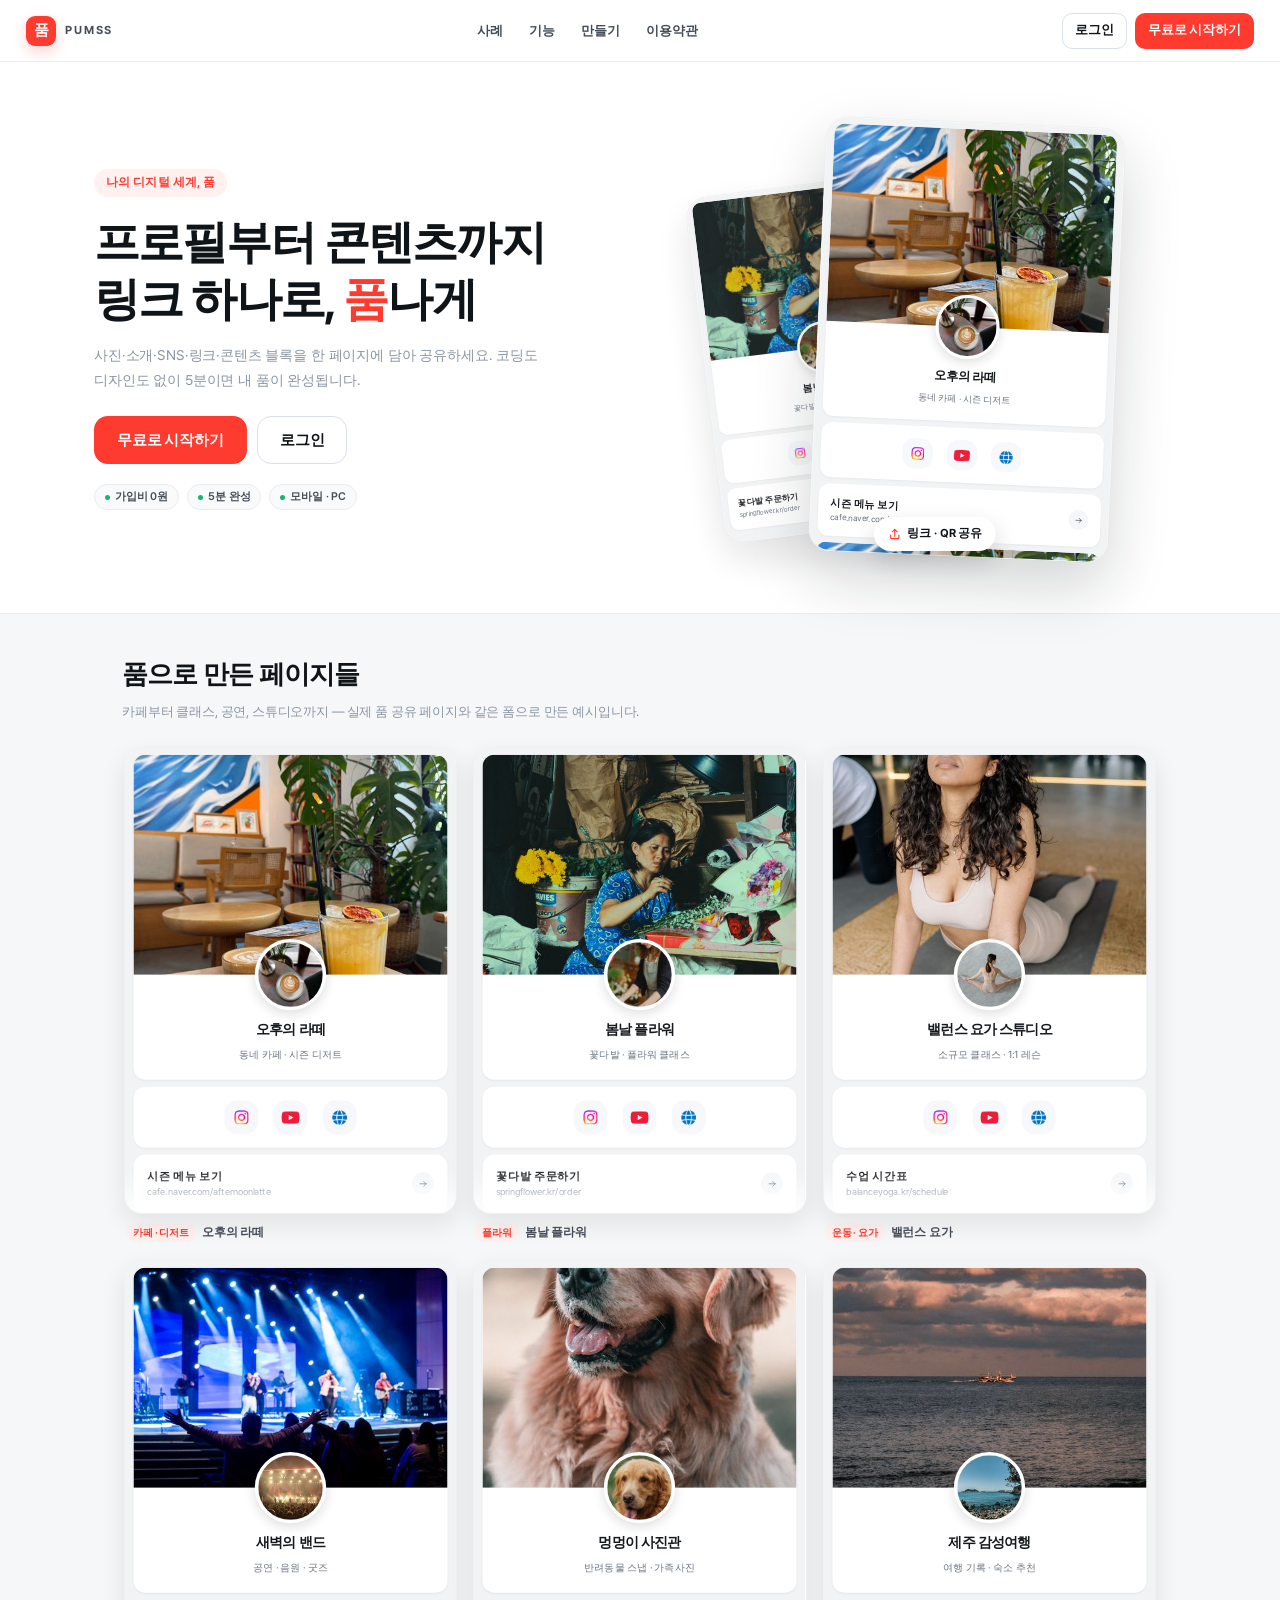
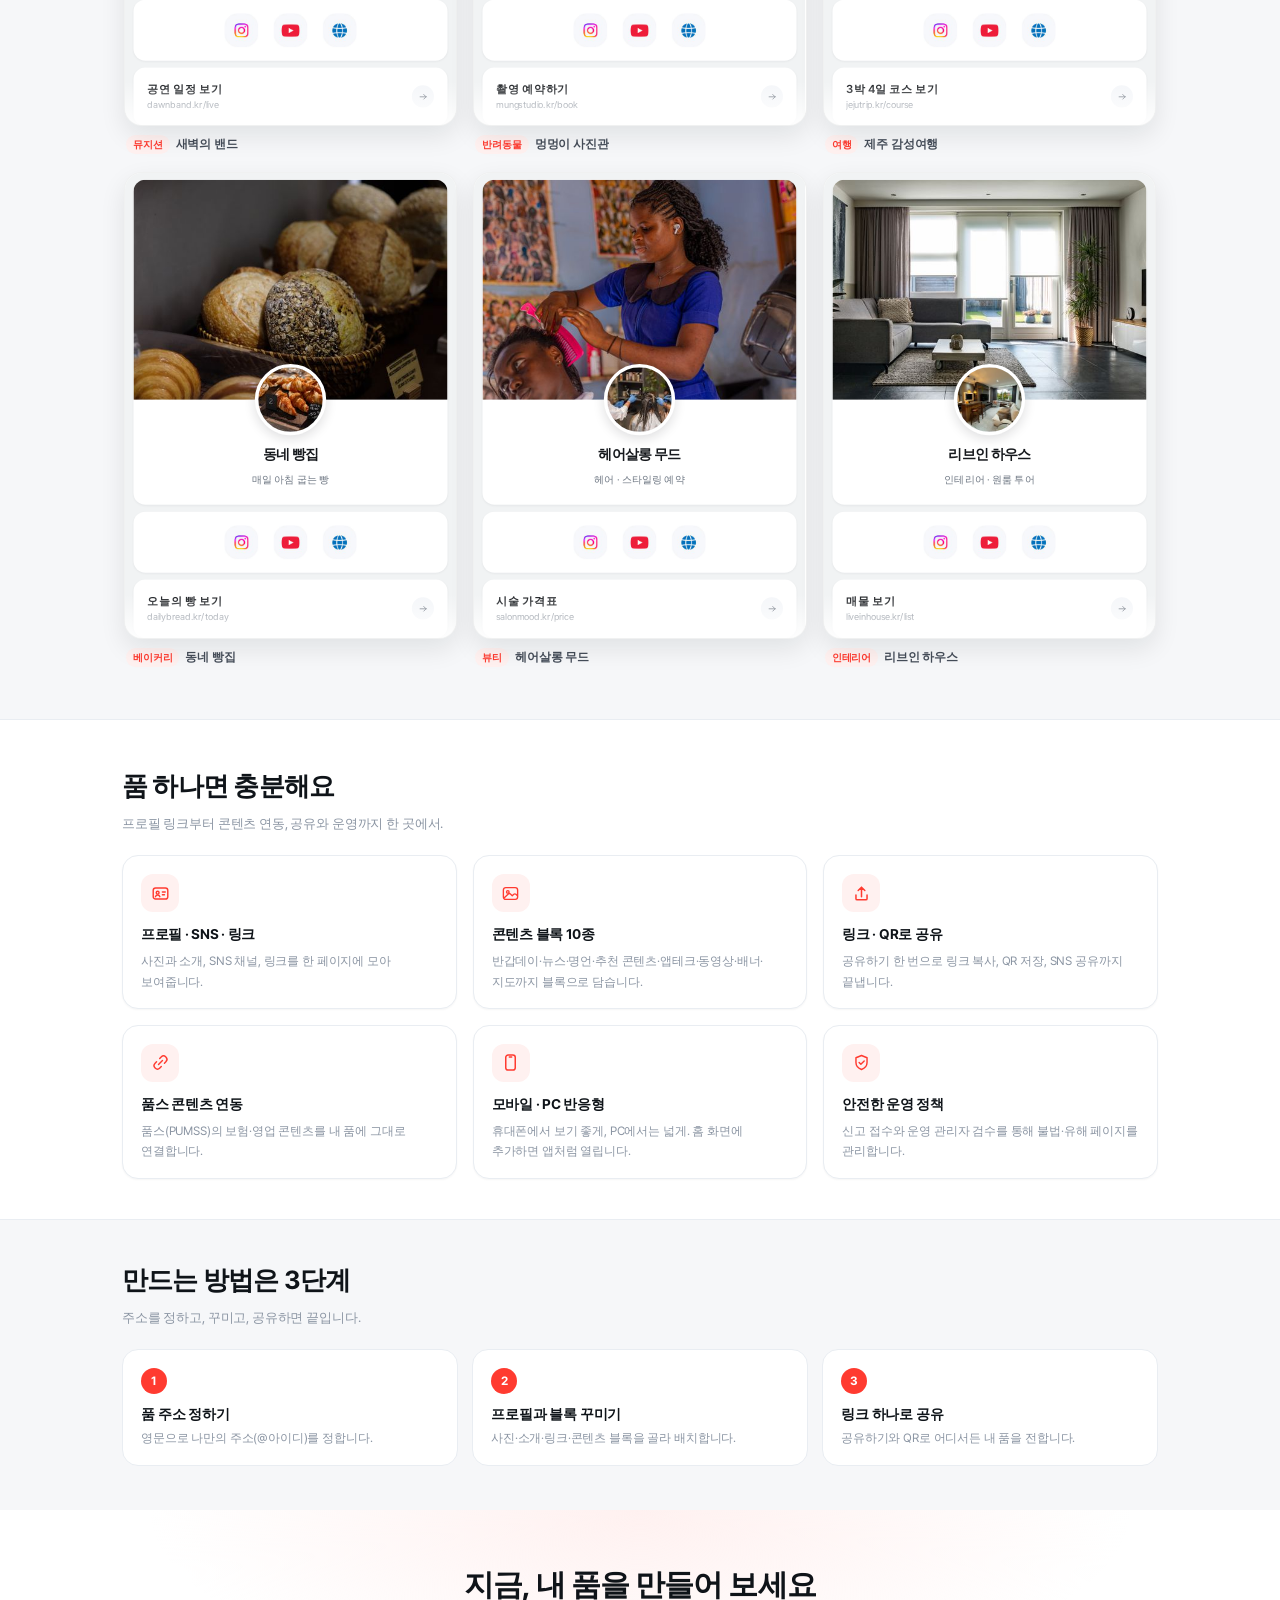
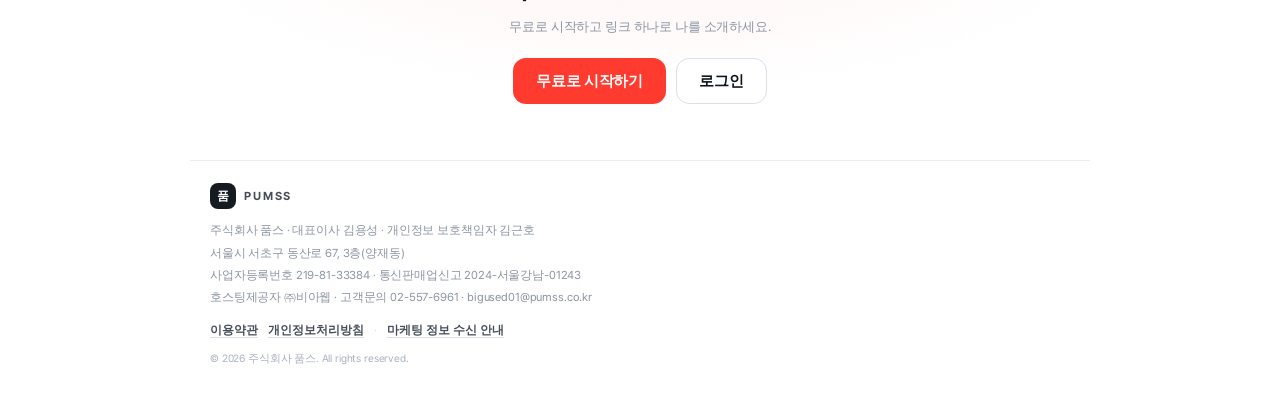
<file: index.html>
<!DOCTYPE html>
<html lang="ko">
  <head>
    <meta charset="utf-8" />
    <meta name="viewport" content="width=device-width, initial-scale=1, viewport-fit=cover" />
    <meta name="theme-color" content="#ffffff" />
    <meta name="description" content="나의 디지털 세계, 품. 프로필과 콘텐츠 블록을 꾸미고 공유하는 품꾸미기 PWA 프로토타입." />
    <meta name="apple-mobile-web-app-capable" content="yes" />
    <meta name="apple-mobile-web-app-status-bar-style" content="default" />
    <meta name="apple-mobile-web-app-title" content="품 꾸미기" />
    <title>품 꾸미기 · 나의 디지털 세계 품</title>
    <link rel="manifest" href="manifest.webmanifest" />
    <link rel="apple-touch-icon" sizes="180x180" href="assets/icons/apple-touch-icon.png" />
    <link rel="icon" type="image/png" sizes="192x192" href="assets/icons/icon-192.png" />
    <link rel="icon" type="image/png" sizes="512x512" href="assets/icons/icon-512.png" />
    <link rel="stylesheet" href="styles.css?v=20261127k" />
  </head>
  <body>
    <div id="app" class="app"></div>
    <div id="modalRoot" class="modal-root"></div>
    <div id="toastRoot" class="toast-root" aria-live="polite"></div>
    <input id="filePicker" type="file" accept="image/*" hidden />

    <script src="assets/vendor/qrcode.js?v=20261127k"></script>
    <script src="js/base.js?v=20261127k"></script>
    <script src="js/site.js?v=20261127k"></script>
    <script src="js/landing.js?v=20261127k"></script>
    <script src="js/crop.js?v=20261127k"></script>
    <script src="js/admin.js?v=20261127k"></script>
    <script src="js/opsadmin.js?v=20261127k"></script>
    <script src="js/render.js?v=20261127k"></script>
    <script src="js/auth.js?v=20261127k"></script>
    <script src="js/account.js?v=20261127k"></script>
    <script src="js/editor.js?v=20261127k"></script>
    <script src="js/app.js?v=20261127k"></script>
    <script src="js/ai-consult.js?v=20261127k"></script>
  </body>
</html>
</file>
<file: styles.css>
/* ==========================================================================
   품 꾸미기 PWA — 공용 스타일
   화이트 배경(#FFFFFF / #F8FAFC) 기반, 모바일 퍼스트.
   목차
     01 토큰 · 리셋
     02 공통 레이아웃 (앱바 · 셸 · 탭)
     03 기본 컴포넌트 (카드 · 필드 · 버튼 · 스위치 · 세그먼트)
     04 인증 화면 (로그인 · 회원가입 · 찾기 · 환영)
     05 품 꾸미기 (내 프로필 · 블록 · SNS · 이미지)
     06 꾸미기 추가 · 모달 · 토스트
     07 미리보기 · 공유 페이지
     08 지도 블록
     09 반응형
   ========================================================================== */

/* --------------------------------------------------------------------------
   00 폰트 (라틴/숫자: Pretendard 서브셋 · 한글: 기기 기본 산세리프)
   -------------------------------------------------------------------------- */
@font-face {
  font-family: 'Pum Sans';
  src: url('assets/fonts/Pretendard-Regular.woff2') format('woff2');
  font-weight: 400;
  font-style: normal;
  font-display: swap;
  unicode-range: U+0020-007E, U+00A0-00FF, U+2000-206F, U+20A9, U+20AC;
}

@font-face {
  font-family: 'Pum Sans';
  src: url('assets/fonts/Pretendard-SemiBold.woff2') format('woff2');
  font-weight: 600;
  font-style: normal;
  font-display: swap;
  unicode-range: U+0020-007E, U+00A0-00FF, U+2000-206F, U+20A9, U+20AC;
}

@font-face {
  font-family: 'Pum Sans';
  src: url('assets/fonts/Pretendard-Bold.woff2') format('woff2');
  font-weight: 700;
  font-style: normal;
  font-display: swap;
  unicode-range: U+0020-007E, U+00A0-00FF, U+2000-206F, U+20A9, U+20AC;
}

/* --------------------------------------------------------------------------
   01 토큰 · 리셋
   -------------------------------------------------------------------------- */
:root {
  --white: #ffffff;
  --canvas: #f6f7f9;
  --surface: #ffffff;
  --surface-2: #f8fafc;
  --surface-3: #f1f4f8;
  --line: #e9edf2;
  --line-strong: #d9e0e8;
  --ink: #0f1419;
  --ink-2: #454d59;
  --muted: #8b95a3;
  --brand: #ff3b30;
  --brand-strong: #e12a1f;
  --brand-soft: #fff1f0;
  --dark: #161b22;
  --dark-2: #2a3038;
  --ok: #12b76a;
  --radius-lg: 20px;
  --radius: 16px;
  --radius-sm: 12px;
  --shadow-xs: 0 1px 2px rgba(15, 20, 25, 0.04);
  --shadow-sm: 0 1px 3px rgba(15, 20, 25, 0.05), 0 6px 16px rgba(15, 20, 25, 0.04);
  --shadow: 0 10px 30px rgba(15, 20, 25, 0.08);
  --shadow-lg: 0 26px 70px rgba(15, 20, 25, 0.18);
  --font: 'Pum Sans', 'Pretendard Variable', Pretendard, -apple-system, BlinkMacSystemFont,
    'Apple SD Gothic Neo', 'Malgun Gothic', 'Segoe UI', system-ui, sans-serif;
  color-scheme: light;
}

*,
*::before,
*::after {
  box-sizing: border-box;
}

html,
body {
  margin: 0;
  padding: 0;
}

html {
  -webkit-text-size-adjust: 100%;
}

body {
  font-family: var(--font);
  background: var(--canvas);
  color: var(--ink);
  font-size: calc(15px * var(--fs-scale, 1));
  line-height: 1.5;
  letter-spacing: -0.01em;
  -webkit-font-smoothing: antialiased;
  text-rendering: optimizeLegibility;
}

img {
  display: block;
  max-width: 100%;
}

button,
input,
textarea,
select {
  font: inherit;
  color: inherit;
}

button {
  border: 0;
  background: none;
  cursor: pointer;
  padding: 0;
}

a {
  color: inherit;
  text-decoration: none;
}

h1,
h2,
h3,
h4,
p,
ul,
ol {
  margin: 0;
  padding: 0;
}

ul,
ol {
  list-style: none;
}

:focus-visible {
  outline: 2px solid var(--ink);
  outline-offset: 2px;
}

.sr-only {
  position: absolute;
  width: 1px;
  height: 1px;
  padding: 0;
  margin: -1px;
  overflow: hidden;
  clip: rect(0 0 0 0);
  white-space: nowrap;
  border: 0;
}

.svg-icon {
  width: 20px;
  height: 20px;
  display: block;
}

/* --------------------------------------------------------------------------
   02 공통 레이아웃
   -------------------------------------------------------------------------- */
.app {
  min-height: 100dvh;
  display: flex;
  flex-direction: column;
}

.appbar {
  position: sticky;
  top: 0;
  z-index: 30;
  display: flex;
  align-items: center;
  gap: 8px;
  height: 56px;
  padding: env(safe-area-inset-top) 8px 0;
  background: rgba(255, 255, 255, 0.96);
  backdrop-filter: saturate(160%) blur(12px);
  border-bottom: 1px solid var(--line);
}

.appbar--plain {
  background: #fff;
}

.appbar__icon {
  width: 40px;
  height: 40px;
  border-radius: 12px;
  display: grid;
  place-items: center;
  color: var(--ink);
  transition: background 0.16s ease;
}

.appbar__icon:hover {
  background: var(--surface-3);
}

.appbar__title {
  flex: 1;
  text-align: center;
  font-size: calc(15px * var(--fs-scale, 1));
  font-weight: 600;
  letter-spacing: -0.02em;
  min-width: 0;
  overflow: hidden;
  text-overflow: ellipsis;
  white-space: nowrap;
}

.appbar__spacer {
  width: 40px;
  height: 40px;
}

.appbar__text {
  height: 40px;
  padding: 0 12px;
  border-radius: 10px;
  font-size: calc(13.5px * var(--fs-scale, 1));
  font-weight: 600;
  color: var(--ink-2);
  display: grid;
  place-items: center;
  transition: background 0.16s ease;
}

.appbar__text:hover {
  background: var(--surface-3);
}

.shell {
  width: 100%;
  max-width: 560px;
  margin: 0 auto;
  padding: 16px 16px 40px;
  display: flex;
  flex-direction: column;
  gap: 12px;
}

.shell--tight {
  padding-top: 12px;
}

.tabs {
  display: flex;
  gap: 4px;
  margin: 10px 16px 0;
  padding: 4px;
  background: var(--surface-3);
  border-radius: 999px;
}

.tabs__btn {
  flex: 1 1 0;
  min-width: 0;
  height: 40px;
  border-radius: 999px;
  font-size: calc(13.5px * var(--fs-scale, 1));
  font-weight: 600;
  color: var(--ink-2);
  display: flex;
  align-items: center;
  justify-content: center;
  gap: 6px;
  white-space: nowrap;
  transition: background 0.18s ease, color 0.18s ease, box-shadow 0.18s ease;
}

.tabs__btn span {
  overflow: hidden;
  text-overflow: ellipsis;
}

.tabs__btn .svg-icon {
  width: 17px;
  height: 17px;
  opacity: 0.9;
  flex: none;
}

.tabs__btn.is-active {
  background: #fff;
  color: var(--ink);
  box-shadow: var(--shadow-xs);
}

/* --------------------------------------------------------------------------
   03 기본 컴포넌트
   -------------------------------------------------------------------------- */
.card {
  background: var(--surface);
  border: 1px solid var(--line);
  border-radius: var(--radius);
  box-shadow: var(--shadow-xs);
}

.card__head {
  display: flex;
  align-items: center;
  gap: 8px;
  padding: 14px 16px;
  border-bottom: 1px solid transparent;
}

.card.is-open .card__head {
  border-bottom-color: var(--line);
}

.card__title {
  font-size: calc(15px * var(--fs-scale, 1));
  font-weight: 700;
  letter-spacing: -0.02em;
}

.card__sub {
  font-size: calc(12.5px * var(--fs-scale, 1));
  color: var(--muted);
  font-weight: 500;
}

.card__chev {
  margin-left: auto;
  width: 28px;
  height: 28px;
  border-radius: 8px;
  display: grid;
  place-items: center;
  color: var(--muted);
  transition: transform 0.2s ease, background 0.16s ease;
}

.card__chev:hover {
  background: var(--surface-3);
}

.card.is-open .card__chev {
  transform: rotate(180deg);
}

.card__body {
  padding: 16px;
  display: flex;
  flex-direction: column;
  gap: 16px;
}

.card__body--flush {
  padding: 16px 0;
}

.card--flat {
  box-shadow: none;
}

.field {
  display: flex;
  flex-direction: column;
  gap: 7px;
}

.field__label {
  font-size: calc(12.5px * var(--fs-scale, 1));
  font-weight: 600;
  color: var(--ink-2);
  display: flex;
  align-items: center;
  gap: 4px;
}

.field__label .req {
  color: var(--brand);
}

.field__hint {
  font-size: calc(11.5px * var(--fs-scale, 1));
  color: var(--muted);
  line-height: 1.5;
}

.field__row {
  display: flex;
  gap: 8px;
  align-items: stretch;
}

.input,
.textarea {
  width: 100%;
  min-height: 48px;
  padding: 12px 14px;
  background: #fff;
  border: 1px solid var(--line-strong);
  border-radius: var(--radius-sm);
  font-size: calc(14.5px * var(--fs-scale, 1));
  color: var(--ink);
  transition: border-color 0.16s ease, box-shadow 0.16s ease;
}

.input::placeholder,
.textarea::placeholder {
  color: #a9b2bf;
}

.input:focus,
.textarea:focus {
  outline: none;
  border-color: var(--ink);
  box-shadow: 0 0 0 3px rgba(15, 20, 25, 0.07);
}

.input.is-error,
.textarea.is-error {
  border-color: var(--brand);
  box-shadow: 0 0 0 3px rgba(255, 59, 48, 0.1);
}

.input[readonly] {
  background: var(--surface-2);
  color: var(--ink-2);
}

.textarea {
  min-height: 96px;
  resize: none;
  line-height: 1.6;
}

.input-prefix {
  display: flex;
  align-items: stretch;
  border: 1px solid var(--line-strong);
  border-radius: var(--radius-sm);
  background: #fff;
  overflow: hidden;
  transition: border-color 0.16s ease, box-shadow 0.16s ease;
}

.input-prefix:focus-within {
  border-color: var(--ink);
  box-shadow: 0 0 0 3px rgba(15, 20, 25, 0.07);
}

.input-prefix.is-error {
  border-color: var(--brand);
  box-shadow: 0 0 0 3px rgba(255, 59, 48, 0.1);
}

.input-prefix__label {
  display: flex;
  align-items: center;
  padding: 0 4px 0 12px;
  font-size: calc(13px * var(--fs-scale, 1));
  color: var(--muted);
  background: var(--surface-2);
  white-space: nowrap;
}

.input-prefix .input {
  border: 0;
  box-shadow: none !important;
  background: transparent;
  padding-left: 2px;
  min-height: 46px;
}

.input-prefix__btn {
  margin: 4px;
  padding: 0 14px;
  border-radius: 9px;
  background: var(--dark);
  color: #fff;
  font-size: calc(13px * var(--fs-scale, 1));
  font-weight: 600;
  white-space: nowrap;
  flex: none;
  transition: background 0.16s ease;
}

.input-prefix__btn:hover {
  background: #000;
}

.btn {
  display: inline-flex;
  align-items: center;
  justify-content: center;
  gap: 7px;
  height: 48px;
  padding: 0 18px;
  border-radius: 12px;
  font-size: calc(14.5px * var(--fs-scale, 1));
  font-weight: 600;
  letter-spacing: -0.01em;
  border: 1px solid transparent;
  transition: background 0.16s ease, border-color 0.16s ease, color 0.16s ease, transform 0.08s ease;
  white-space: nowrap;
}

.btn:active {
  transform: translateY(1px);
}

.btn--block {
  width: 100%;
}

.btn--primary {
  background: var(--dark);
  color: #fff;
}

.btn--primary:hover {
  background: #000;
}

.btn--brand {
  background: var(--brand);
  color: #fff;
}

.btn--brand:hover {
  background: var(--brand-strong);
}

.btn--ghost {
  background: #fff;
  border-color: var(--line-strong);
  color: var(--ink);
}

.btn--ghost:hover {
  background: var(--surface-2);
}

.btn--soft {
  background: var(--surface-3);
  color: var(--ink);
}

.btn--soft:hover {
  background: #e9eef4;
}

.btn--sm {
  height: 36px;
  padding: 0 12px;
  border-radius: 10px;
  font-size: calc(12.5px * var(--fs-scale, 1));
}

.btn--xs {
  height: 30px;
  padding: 0 10px;
  border-radius: 8px;
  font-size: calc(12px * var(--fs-scale, 1));
  gap: 4px;
}

.btn--dashed {
  border: 1px dashed var(--line-strong);
  background: #fff;
  color: var(--ink-2);
}

.btn--dashed:hover {
  border-color: var(--ink-2);
  background: var(--surface-2);
}

.btn[disabled] {
  opacity: 0.45;
  cursor: not-allowed;
}

.btn .svg-icon {
  width: 18px;
  height: 18px;
}

.linkbtn {
  color: var(--ink-2);
  font-size: calc(13px * var(--fs-scale, 1));
  font-weight: 500;
  text-decoration: underline;
  text-underline-offset: 3px;
  text-decoration-color: var(--line-strong);
}

.linkbtn:hover {
  color: var(--ink);
  text-decoration-color: var(--ink-2);
}

.divider {
  display: flex;
  align-items: center;
  gap: 12px;
  color: var(--muted);
  font-size: calc(12px * var(--fs-scale, 1));
}

.divider::before,
.divider::after {
  content: '';
  flex: 1;
  height: 1px;
  background: var(--line);
}

/* 스위치 */
.switch {
  position: relative;
  display: inline-flex;
  align-items: center;
  flex: none;
  width: 46px;
  height: 27px;
  cursor: pointer;
}

.switch input {
  position: absolute;
  opacity: 0;
  width: 100%;
  height: 100%;
  margin: 0;
  cursor: pointer;
}

.switch__track {
  width: 46px;
  height: 27px;
  border-radius: 999px;
  background: #d7dde5;
  transition: background 0.2s ease;
  position: relative;
  pointer-events: none;
}

.switch__track::after {
  content: '';
  position: absolute;
  top: 3px;
  left: 3px;
  width: 21px;
  height: 21px;
  border-radius: 50%;
  background: #fff;
  box-shadow: 0 1px 3px rgba(0, 0, 0, 0.22);
  transition: transform 0.2s ease;
}

.switch input:checked + .switch__track {
  background: var(--brand);
}

.switch input:checked + .switch__track::after {
  transform: translateX(19px);
}

.switch input:focus-visible + .switch__track {
  outline: 2px solid var(--ink);
  outline-offset: 2px;
}

.switch--sm {
  width: 40px;
  height: 24px;
}

.switch--sm .switch__track {
  width: 40px;
  height: 24px;
}

.switch--sm .switch__track::after {
  width: 18px;
  height: 18px;
}

.switch--sm input:checked + .switch__track::after {
  transform: translateX(16px);
}

/* 세그먼트 */
.segmented {
  display: flex;
  gap: 4px;
  padding: 4px;
  background: var(--surface-3);
  border-radius: 12px;
}

.segmented__btn {
  flex: 1;
  height: 38px;
  border-radius: 9px;
  font-size: calc(13px * var(--fs-scale, 1));
  font-weight: 600;
  color: var(--ink-2);
  display: grid;
  place-items: center;
  transition: background 0.16s ease, color 0.16s ease, box-shadow 0.16s ease;
}

.segmented__btn.is-active {
  background: #fff;
  color: var(--ink);
  box-shadow: var(--shadow-xs);
}

/* 라디오 카드 */
.radio-row {
  display: flex;
  align-items: flex-start;
  gap: 10px;
  padding: 12px 0;
  cursor: pointer;
}

.radio-row + .radio-row {
  border-top: 1px solid var(--line);
}

.radio-row input {
  appearance: none;
  width: 20px;
  height: 20px;
  margin: 1px 0 0;
  border: 1.5px solid var(--line-strong);
  border-radius: 50%;
  display: grid;
  place-items: center;
  flex: none;
  transition: border-color 0.16s ease;
}

.radio-row input:checked {
  border-color: var(--brand);
}

.radio-row input:checked::after {
  content: '';
  width: 10px;
  height: 10px;
  border-radius: 50%;
  background: var(--brand);
}

.radio-row__body {
  flex: 1;
  min-width: 0;
}

.radio-row__title {
  display: block;
  font-size: calc(14px * var(--fs-scale, 1));
  font-weight: 600;
}

.radio-row__desc {
  display: block;
  font-size: calc(12px * var(--fs-scale, 1));
  color: var(--muted);
  margin-top: 2px;
}

.check-row {
  display: flex;
  align-items: center;
  gap: 10px;
  padding: 10px 0;
  cursor: pointer;
  font-size: calc(14px * var(--fs-scale, 1));
}

.check-row input {
  appearance: none;
  width: 20px;
  height: 20px;
  border: 1.5px solid var(--line-strong);
  border-radius: 6px;
  display: grid;
  place-items: center;
  flex: none;
}

.check-row input:checked {
  background: var(--ink);
  border-color: var(--ink);
}

.check-row input:checked::after {
  content: '';
  width: 10px;
  height: 6px;
  border-left: 2px solid #fff;
  border-bottom: 2px solid #fff;
  transform: rotate(-45deg) translate(1px, -1px);
}

/* --------------------------------------------------------------------------
   04 인증 화면
   -------------------------------------------------------------------------- */
.auth-wrap {
  flex: 1;
  display: flex;
  align-items: center;
  justify-content: center;
  padding: 28px 20px calc(40px + env(safe-area-inset-bottom));
  background:
    radial-gradient(900px 420px at 50% -8%, #f0f4ff 0%, rgba(255, 255, 255, 0) 62%),
    var(--white);
}

.auth {
  width: 100%;
  max-width: 400px;
}

.auth__brand {
  display: flex;
  align-items: center;
  gap: 10px;
  margin-bottom: 26px;
}

.auth__mark {
  width: 44px;
  height: 44px;
  border-radius: 13px;
  background: var(--brand);
  color: #fff;
  display: grid;
  place-items: center;
  font-size: calc(22px * var(--fs-scale, 1));
  font-weight: 700;
  letter-spacing: -0.04em;
  box-shadow: 0 8px 18px rgba(255, 59, 48, 0.24);
}

.auth__wordmark {
  font-size: calc(19px * var(--fs-scale, 1));
  font-weight: 700;
  letter-spacing: -0.03em;
}

.auth__title {
  font-size: calc(26px * var(--fs-scale, 1));
  line-height: 1.28;
  font-weight: 700;
  letter-spacing: -0.035em;
  margin-bottom: 8px;
}

.auth__subtitle {
  font-size: calc(13.5px * var(--fs-scale, 1));
  color: var(--muted);
  margin-bottom: 26px;
  line-height: 1.6;
}

.auth__form {
  display: flex;
  flex-direction: column;
  gap: 14px;
}

.auth__error {
  font-size: calc(12px * var(--fs-scale, 1));
  color: var(--brand);
  font-weight: 500;
  min-height: 0;
}

.auth__sns {
  display: grid;
  grid-template-columns: repeat(3, 1fr);
  gap: 8px;
}

.sns-btn {
  display: flex;
  flex-direction: column;
  align-items: center;
  gap: 8px;
  padding: 12px 6px 10px;
  border: 1px solid var(--line);
  border-radius: 14px;
  background: #fff;
  transition: border-color 0.16s ease, background 0.16s ease, transform 0.12s ease;
}

.sns-btn:hover {
  border-color: var(--line-strong);
  background: var(--surface-2);
}

.sns-btn:active {
  transform: translateY(1px);
}

.sns-btn__badge {
  width: 38px;
  height: 38px;
  border-radius: 50%;
  display: grid;
  place-items: center;
  color: #fff;
  font-weight: 700;
  font-size: calc(15px * var(--fs-scale, 1));
}

.sns-btn__badge--google {
  background: #fff;
  border: 1px solid var(--line-strong);
}

.sns-btn__badge--naver {
  background: #03c75a;
  font-size: calc(17px * var(--fs-scale, 1));
}

.sns-btn__badge--kakao {
  background: #fee500;
  color: #3c1e1e;
  font-size: calc(15px * var(--fs-scale, 1));
}

.sns-btn__label {
  font-size: calc(12px * var(--fs-scale, 1));
  font-weight: 600;
  color: var(--ink-2);
}

.auth__links {
  display: flex;
  align-items: center;
  justify-content: center;
  gap: 10px;
  margin-top: 22px;
  font-size: calc(13px * var(--fs-scale, 1));
  color: var(--ink-2);
}

.auth__links .dot {
  width: 3px;
  height: 3px;
  border-radius: 50%;
  background: var(--line-strong);
}

.auth__foot {
  margin-top: 26px;
  font-size: calc(11.5px * var(--fs-scale, 1));
  color: var(--muted);
  line-height: 1.6;
  text-align: center;
}

.auth__top {
  display: flex;
  align-items: center;
  gap: 6px;
  margin-bottom: 22px;
}

.auth__back {
  width: 36px;
  height: 36px;
  margin-left: -8px;
  border-radius: 10px;
  display: grid;
  place-items: center;
  color: var(--ink);
}

.auth__back:hover {
  background: var(--surface-3);
}

.auth__step {
  font-size: calc(12px * var(--fs-scale, 1));
  color: var(--muted);
  margin-left: auto;
}

.auth__agree {
  display: flex;
  flex-direction: column;
  gap: 2px;
  padding: 12px 14px;
  border: 1px solid var(--line);
  border-radius: 14px;
  background: var(--surface-2);
}

/* 환영 */
.welcome {
  flex: 1;
  display: flex;
  flex-direction: column;
  align-items: center;
  padding: 20px 20px calc(32px + env(safe-area-inset-bottom));
  background:
    radial-gradient(760px 420px at 50% -6%, #eef4ff 0%, rgba(255, 255, 255, 0) 66%),
    #fff;
}

.welcome__inner {
  width: 100%;
  max-width: 420px;
  display: flex;
  flex-direction: column;
  align-items: center;
  text-align: center;
}

.welcome__art {
  width: 100%;
  max-width: 300px;
  margin: 8px auto 22px;
}

.welcome__badge {
  display: inline-flex;
  align-items: center;
  gap: 6px;
  height: 28px;
  padding: 0 12px;
  border-radius: 999px;
  background: var(--brand-soft);
  color: var(--brand-strong);
  font-size: calc(12px * var(--fs-scale, 1));
  font-weight: 700;
  margin-bottom: 14px;
}

.welcome__title {
  font-size: calc(24px * var(--fs-scale, 1));
  font-weight: 700;
  letter-spacing: -0.035em;
  line-height: 1.35;
}

.welcome__title strong {
  color: var(--brand);
}

.welcome__desc {
  margin-top: 10px;
  font-size: calc(13.5px * var(--fs-scale, 1));
  line-height: 1.65;
  color: var(--ink-2);
}

.welcome__desc b {
  font-weight: 700;
  color: var(--ink);
}

.welcome__actions {
  width: 100%;
  display: flex;
  flex-direction: column;
  gap: 10px;
  margin-top: 26px;
}

.welcome__meta {
  margin-top: 18px;
  font-size: calc(11.5px * var(--fs-scale, 1));
  color: var(--muted);
}

/* 활용법 */
.guide-list {
  display: flex;
  flex-direction: column;
  gap: 10px;
}

.guide-item {
  display: flex;
  gap: 12px;
  padding: 14px;
  border: 1px solid var(--line);
  border-radius: 14px;
  background: var(--surface-2);
}

.guide-item__num {
  width: 26px;
  height: 26px;
  flex: none;
  border-radius: 8px;
  background: var(--dark);
  color: #fff;
  display: grid;
  place-items: center;
  font-size: calc(12px * var(--fs-scale, 1));
  font-weight: 700;
}

.guide-item__title {
  font-size: calc(13.5px * var(--fs-scale, 1));
  font-weight: 700;
  margin-bottom: 3px;
}

.guide-item__desc {
  font-size: calc(12.5px * var(--fs-scale, 1));
  color: var(--ink-2);
  line-height: 1.6;
}

/* --------------------------------------------------------------------------
   05 품 꾸미기
   -------------------------------------------------------------------------- */
.editor-grid {
  width: 100%;
  max-width: 1040px;
  margin: 0 auto;
  padding: 16px 16px 48px;
  display: flex;
  flex-direction: column;
  gap: 12px;
}

.editor-aside {
  display: none;
}

.profile-modes {
  display: grid;
  grid-template-columns: repeat(4, 1fr);
  gap: 6px;
}

.mode-btn {
  display: flex;
  flex-direction: column;
  align-items: center;
  gap: 7px;
  padding: 10px 4px 8px;
  border: 1px solid var(--line-strong);
  border-radius: 12px;
  background: #fff;
  font-size: calc(11.5px * var(--fs-scale, 1));
  font-weight: 600;
  color: var(--ink-2);
  transition: border-color 0.16s ease, background 0.16s ease, color 0.16s ease;
}

.mode-btn.is-active {
  border-color: var(--dark);
  color: var(--ink);
  box-shadow: inset 0 0 0 1px var(--dark);
}

.mode-btn__thumb {
  width: 100%;
  aspect-ratio: 4 / 3;
  border-radius: 6px;
  background: var(--surface-3);
  position: relative;
  overflow: hidden;
}

.mode-btn__thumb i {
  position: absolute;
  display: block;
  background: #cbd4de;
  border-radius: 2px;
}

.mode-btn__thumb .t-strip {
  top: 0;
  left: 0;
  right: 0;
  height: 28%;
  background: linear-gradient(120deg, #dbe3ec, #cfd9e4);
}

.mode-btn__thumb .t-avatar {
  width: 26%;
  aspect-ratio: 1;
  border-radius: 50%;
  background: #aab6c4;
  left: 50%;
  transform: translateX(-50%);
  bottom: 30%;
  border: 2px solid #fff;
}

.mode-btn__thumb .t-line {
  left: 26%;
  right: 26%;
  height: 8%;
  bottom: 20%;
  border-radius: 2px;
}

.mode-btn__thumb .t-line2 {
  left: 34%;
  right: 34%;
  height: 6%;
  bottom: 8%;
  opacity: 0.7;
}

.mode-btn[data-layout='profile'] .t-strip {
  display: none;
}

.mode-btn[data-layout='profile'] .t-avatar {
  bottom: 44%;
  width: 34%;
}

.mode-btn[data-layout='full'] .t-strip {
  height: 12%;
}

.mode-btn[data-layout='bgprofile'] .t-strip {
  height: 36%;
}

.mode-btn[data-layout='bgprofile'] .t-avatar {
  bottom: 34%;
}

.mode-btn[data-layout='bg'] .t-strip {
  height: 100%;
  background: linear-gradient(140deg, #c9d5e2, #e3eaf2);
}

.mode-btn[data-layout='bg'] .t-avatar {
  display: none;
}

.mode-btn[data-layout='bg'] .t-line {
  bottom: 12%;
  background: #fff;
  opacity: 0.9;
}

/* 테마 */
.theme-row {
  display: grid;
  grid-template-columns: repeat(4, 1fr);
  gap: 6px;
}

.theme-btn {
  position: relative;
  height: 56px;
  border-radius: 12px;
  overflow: hidden;
  border: 2px solid transparent;
  background: var(--surface-3);
  transition: border-color 0.16s ease, transform 0.12s ease;
}

.theme-btn img {
  width: 100%;
  height: 100%;
  object-fit: cover;
}

.theme-btn span {
  position: absolute;
  left: 0;
  right: 0;
  bottom: 0;
  padding: 3px 0 4px;
  background: linear-gradient(to top, rgba(0, 0, 0, 0.55), rgba(0, 0, 0, 0));
  color: #fff;
  font-size: calc(11px * var(--fs-scale, 1));
  font-weight: 700;
  text-align: center;
}

.theme-btn.is-active {
  border-color: var(--dark);
}

.theme-btn.is-active::after {
  content: '';
  position: absolute;
  top: 3px;
  right: 3px;
  width: 16px;
  height: 16px;
  border-radius: 50%;
  background: var(--dark) url("data:image/svg+xml,%3Csvg xmlns='http://www.w3.org/2000/svg' viewBox='0 0 24 24' fill='none' stroke='%23fff' stroke-width='3.4' stroke-linecap='round' stroke-linejoin='round'%3E%3Cpath d='m5 12.5 4.5 4.5L19 7'/%3E%3C/svg%3E") center / 10px no-repeat;
}

/* 이미지 슬롯 */
.img-slots {
  display: flex;
  gap: 14px;
  align-items: flex-start;
}

.islot-wrap {
  display: flex;
  flex-direction: column;
  gap: 6px;
  flex: 1;
  min-width: 0;
}

.islot-wrap--avatar {
  flex: none;
  width: 92px;
  align-items: center;
}

.islot__cap {
  font-size: calc(10.5px * var(--fs-scale, 1));
  font-weight: 600;
  color: var(--muted);
  text-align: center;
  white-space: nowrap;
}

.islot {
  position: relative;
  border-radius: 14px;
  background: var(--surface-2);
  border: 1px dashed var(--line-strong);
  overflow: hidden;
  display: grid;
  place-items: center;
  transition: border-color 0.16s ease, background 0.16s ease;
}

.islot:hover,
.islot.is-dragover {
  border-color: var(--ink-2);
  background: #fff;
}

.islot img {
  width: 100%;
  height: 100%;
  object-fit: cover;
}

.islot--avatar {
  width: 92px;
  height: 92px;
  border-radius: 50%;
  flex: none;
}

.islot--bg {
  flex: 1;
  min-width: 0;
  aspect-ratio: 16 / 9;
}

.islot__empty {
  display: flex;
  flex-direction: column;
  align-items: center;
  gap: 4px;
  color: var(--muted);
  font-size: calc(11px * var(--fs-scale, 1));
  text-align: center;
  padding: 6px;
  pointer-events: none;
}

.islot__empty .svg-icon {
  width: 20px;
  height: 20px;
}

.islot__badge {
  position: absolute;
  top: 6px;
  left: 6px;
  min-width: 18px;
  height: 18px;
  padding: 0 5px;
  border-radius: 999px;
  background: rgba(15, 20, 25, 0.62);
  color: #fff;
  font-size: calc(10px * var(--fs-scale, 1));
  font-weight: 700;
  display: grid;
  place-items: center;
  backdrop-filter: blur(4px);
  z-index: 1;
}

.islot__tools {
  position: absolute;
  right: 6px;
  bottom: 6px;
  display: flex;
  gap: 4px;
}

.islot__tool {
  width: 26px;
  height: 26px;
  border-radius: 50%;
  background: rgba(15, 20, 25, 0.72);
  color: #fff;
  display: grid;
  place-items: center;
  backdrop-filter: blur(4px);
}

.islot__tool .svg-icon {
  width: 14px;
  height: 14px;
}

.islot__tool:hover {
  background: var(--brand);
}

.islot--avatar .islot__tools {
  right: 50%;
  transform: translateX(50%);
  bottom: 0;
}

.img-actions {
  display: flex;
  gap: 6px;
  margin-top: 8px;
  flex-wrap: wrap;
}

/* 블록 목록 */
.block-list {
  display: flex;
  flex-direction: column;
  gap: 8px;
}

.blk {
  background: #fff;
  border: 1px solid var(--line);
  border-radius: 14px;
  box-shadow: var(--shadow-xs);
  overflow: hidden;
  scroll-margin-top: 76px;
  transition: box-shadow 0.18s ease, border-color 0.18s ease, opacity 0.18s ease;
}

.blk.is-open {
  border-color: var(--line-strong);
  box-shadow: var(--shadow-sm);
}

.blk.is-dragging {
  opacity: 0.35;
}

.blk.is-drop-target {
  border-color: var(--brand);
  box-shadow: 0 0 0 2px rgba(255, 59, 48, 0.18);
}

.blk.is-off .blk__name {
  color: var(--muted);
}

.blk__head {
  display: flex;
  align-items: center;
  gap: 6px;
  padding: 8px 8px 8px 4px;
  min-height: 52px;
}

.blk__handle {
  width: 28px;
  height: 40px;
  flex: none;
  display: grid;
  place-items: center;
  color: #b6c0cc;
  cursor: grab;
  touch-action: none;
  border-radius: 8px;
}

.blk__handle:hover {
  color: var(--ink-2);
  background: var(--surface-2);
}

.blk__handle:active {
  cursor: grabbing;
}

.blk__handle .svg-icon {
  width: 14px;
  height: 14px;
}

.blk__name {
  flex: 1;
  min-width: 0;
  text-align: left;
  font-size: calc(14.5px * var(--fs-scale, 1));
  font-weight: 600;
  letter-spacing: -0.02em;
  padding: 6px 0;
  display: flex;
  align-items: center;
  gap: 6px;
  overflow: hidden;
}

.blk__name span {
  overflow: hidden;
  text-overflow: ellipsis;
  white-space: nowrap;
}

.blk__tag {
  flex: none;
  height: 19px;
  padding: 0 6px;
  border-radius: 5px;
  background: var(--surface-3);
  color: var(--muted);
  font-size: calc(10.5px * var(--fs-scale, 1));
  font-weight: 700;
  display: grid;
  place-items: center;
}

.blk__tools {
  display: flex;
  align-items: center;
  gap: 2px;
  flex: none;
}

.blk__move {
  width: 28px;
  height: 30px;
  border-radius: 7px;
  display: grid;
  place-items: center;
  color: var(--muted);
}

.blk__move:hover {
  background: var(--surface-3);
  color: var(--ink);
}

.blk__move[disabled] {
  opacity: 0.3;
  cursor: not-allowed;
}

.blk__move .svg-icon {
  width: 14px;
  height: 14px;
}

.blk__chev {
  width: 30px;
  height: 30px;
  border-radius: 8px;
  display: grid;
  place-items: center;
  color: var(--muted);
  transition: transform 0.2s ease, background 0.16s ease;
}

.blk__chev:hover {
  background: var(--surface-3);
}

.blk.is-open .blk__chev {
  transform: rotate(180deg);
}

.blk__body {
  display: none;
  padding: 4px 16px 16px;
  border-top: 1px solid var(--line);
  margin-top: 2px;
  padding-top: 14px;
  flex-direction: column;
  gap: 14px;
}

.blk.is-open .blk__body {
  display: flex;
}

.blk__empty {
  font-size: calc(12.5px * var(--fs-scale, 1));
  color: var(--muted);
  text-align: center;
  padding: 16px 0;
}

/* SNS 행 */
.sns-row {
  display: flex;
  align-items: center;
  gap: 10px;
}

.sns-row__icon {
  width: 34px;
  height: 34px;
  border-radius: 10px;
  flex: none;
  object-fit: cover;
  background: var(--surface-3);
}

.sns-row .input {
  flex: 1;
  min-width: 0;
  min-height: 44px;
  font-size: calc(13.5px * var(--fs-scale, 1));
}

.icon-btn {
  width: 40px;
  height: 44px;
  flex: none;
  border: 1px solid var(--line-strong);
  border-radius: 10px;
  display: grid;
  place-items: center;
  color: var(--ink-2);
  background: #fff;
  transition: background 0.16s ease, color 0.16s ease, border-color 0.16s ease;
}

.icon-btn:hover {
  background: var(--surface-2);
  color: var(--brand);
  border-color: var(--brand);
}

.icon-btn .svg-icon {
  width: 17px;
  height: 17px;
}

/* 앱테크 편집 */
.apptech-item {
  display: flex;
  align-items: center;
  gap: 10px;
  padding: 9px 0;
}

.apptech-item + .apptech-item {
  border-top: 1px solid var(--line);
}

.apptech-item img {
  width: 34px;
  height: 34px;
  border-radius: 10px;
  object-fit: cover;
  flex: none;
}

.apptech-item__body {
  flex: 1;
  min-width: 0;
}

.apptech-item__num {
  width: 22px;
  height: 22px;
  flex: none;
  border-radius: 7px;
  background: var(--surface-3);
  color: var(--ink-2);
  font-size: calc(11px * var(--fs-scale, 1));
  font-weight: 800;
  display: grid;
  place-items: center;
}

.apptech-item__title {
  font-size: calc(13px * var(--fs-scale, 1));
  font-weight: 700;
  letter-spacing: -0.02em;
  overflow: hidden;
  text-overflow: ellipsis;
  white-space: nowrap;
}

.apptech-item__title em {
  color: var(--brand);
  font-style: normal;
}

.apptech-item__desc {
  font-size: calc(11.5px * var(--fs-scale, 1));
  color: var(--muted);
  overflow: hidden;
  text-overflow: ellipsis;
  white-space: nowrap;
}

/* 추가 버튼 */
.add-block {
  display: flex;
  justify-content: center;
  padding: 10px 0 4px;
}

.add-block button {
  display: inline-flex;
  align-items: center;
  gap: 6px;
  height: 42px;
  padding: 0 18px;
  border-radius: 999px;
  border: 1px solid var(--line-strong);
  background: #fff;
  color: var(--ink-2);
  font-size: calc(13px * var(--fs-scale, 1));
  font-weight: 600;
  transition: all 0.16s ease;
}

.add-block button:hover {
  border-color: var(--ink-2);
  color: var(--ink);
  box-shadow: var(--shadow-xs);
}

.editor-note {
  font-size: calc(11.5px * var(--fs-scale, 1));
  color: var(--muted);
  text-align: center;
  line-height: 1.6;
  padding: 4px 8px 0;
}

/* --------------------------------------------------------------------------
   06 꾸미기 추가 · 모달 · 토스트
   -------------------------------------------------------------------------- */
.modal-root:empty {
  display: none;
}

.modal {
  position: fixed;
  inset: 0;
  z-index: 90;
  display: flex;
  align-items: flex-end;
  justify-content: center;
  padding: 0;
}

.modal__scrim {
  position: absolute;
  inset: 0;
  background: rgba(12, 16, 22, 0.42);
  backdrop-filter: blur(2px);
  animation: fadeIn 0.2s ease;
}

.modal__panel {
  position: relative;
  width: 100%;
  max-width: 440px;
  max-height: 88dvh;
  display: flex;
  flex-direction: column;
  background: #fff;
  border-radius: 22px 22px 0 0;
  box-shadow: var(--shadow-lg);
  animation: sheetUp 0.26s cubic-bezier(0.22, 0.68, 0.32, 1);
  padding-bottom: env(safe-area-inset-bottom);
}

.modal__head {
  display: flex;
  align-items: flex-start;
  gap: 10px;
  padding: 20px 20px 10px;
}

.modal__title {
  font-size: calc(17px * var(--fs-scale, 1));
  font-weight: 700;
  letter-spacing: -0.03em;
  flex: 1;
}

.modal__desc {
  font-size: calc(12.5px * var(--fs-scale, 1));
  color: var(--muted);
  margin-top: 4px;
  line-height: 1.5;
}

.modal__close {
  width: 34px;
  height: 34px;
  margin: -6px -6px 0 0;
  border-radius: 50%;
  display: grid;
  place-items: center;
  color: var(--ink-2);
  background: var(--surface-3);
  flex: none;
}

.modal__close:hover {
  background: #e9eef4;
}

.modal__body {
  padding: 6px 20px 18px;
  overflow-y: auto;
  -webkit-overflow-scrolling: touch;
}

.modal__actions {
  display: flex;
  gap: 8px;
  padding: 4px 20px 20px;
}

.modal__actions .btn {
  flex: 1;
}

@keyframes sheetUp {
  from {
    transform: translateY(18px);
    opacity: 0.6;
  }
  to {
    transform: translateY(0);
    opacity: 1;
  }
}

@keyframes fadeIn {
  from {
    opacity: 0;
  }
  to {
    opacity: 1;
  }
}

.modal--center {
  align-items: center;
  padding: 24px;
}

.modal--center .modal__panel {
  border-radius: 20px;
  max-width: 400px;
  animation: popIn 0.2s ease;
}

@keyframes popIn {
  from {
    transform: scale(0.97);
    opacity: 0.5;
  }
  to {
    transform: scale(1);
    opacity: 1;
  }
}

.add-list {
  display: flex;
  flex-direction: column;
  gap: 8px;
}

.add-item {
  display: flex;
  align-items: center;
  gap: 12px;
  width: 100%;
  padding: 13px 14px;
  border: 1px solid var(--line);
  border-radius: 14px;
  background: #fff;
  text-align: left;
  transition: border-color 0.16s ease, background 0.16s ease;
}

.add-item:hover {
  border-color: var(--line-strong);
  background: var(--surface-2);
}

.add-item__icon {
  width: 38px;
  height: 38px;
  border-radius: 11px;
  background: var(--surface-3);
  display: grid;
  place-items: center;
  color: var(--ink);
  flex: none;
}

.add-item__icon .svg-icon {
  width: 19px;
  height: 19px;
}

.add-item--new .add-item__icon {
  background: var(--brand-soft);
  color: var(--brand);
}

.add-item__title {
  font-size: calc(14px * var(--fs-scale, 1));
  font-weight: 600;
  display: flex;
  align-items: center;
  gap: 6px;
}

.add-item__desc {
  font-size: calc(11.5px * var(--fs-scale, 1));
  color: var(--muted);
  margin-top: 1px;
}

.pill-new {
  height: 18px;
  padding: 0 6px;
  border-radius: 5px;
  background: var(--brand);
  color: #fff;
  font-size: calc(10px * var(--fs-scale, 1));
  font-weight: 700;
  display: grid;
  place-items: center;
}

/* SNS 아이콘 선택 */
.sns-grid {
  display: grid;
  grid-template-columns: repeat(4, 1fr);
  gap: 6px;
}

.sns-pick {
  display: flex;
  flex-direction: column;
  align-items: center;
  gap: 6px;
  padding: 10px 2px;
  border-radius: 12px;
  transition: background 0.16s ease;
}

.sns-pick:hover {
  background: var(--surface-2);
}

.sns-pick img {
  width: 40px;
  height: 40px;
  border-radius: 12px;
  object-fit: cover;
}

.sns-pick span {
  font-size: calc(10.5px * var(--fs-scale, 1));
  font-weight: 600;
  color: var(--ink-2);
  text-align: center;
  line-height: 1.3;
}

/* 토스트 */
.toast-root {
  position: fixed;
  left: 50%;
  bottom: calc(24px + env(safe-area-inset-bottom));
  transform: translateX(-50%);
  z-index: 120;
  display: flex;
  flex-direction: column;
  gap: 8px;
  align-items: center;
  pointer-events: none;
  width: max-content;
  max-width: calc(100vw - 32px);
}

.toast {
  display: flex;
  align-items: center;
  gap: 8px;
  padding: 11px 16px;
  border-radius: 999px;
  background: rgba(16, 20, 26, 0.94);
  color: #fff;
  font-size: calc(13px * var(--fs-scale, 1));
  font-weight: 500;
  box-shadow: var(--shadow);
  animation: toastIn 0.22s ease;
  max-width: 100%;
}

.toast .svg-icon {
  width: 16px;
  height: 16px;
  flex: none;
}

.toast--ok .svg-icon {
  color: #5ee0a0;
}

.toast--err {
  background: rgba(190, 30, 22, 0.96);
}

@keyframes toastIn {
  from {
    transform: translateY(8px);
    opacity: 0;
  }
  to {
    transform: translateY(0);
    opacity: 1;
  }
}

/* --------------------------------------------------------------------------
   07 미리보기 · 공유 페이지
   -------------------------------------------------------------------------- */
.preview-screen {
  flex: 1;
  display: flex;
  flex-direction: column;
  background: var(--surface-2);
}

.preview-bar {
  display: flex;
  align-items: center;
  gap: 8px;
  padding: 10px 12px;
  background: #fff;
  border-bottom: 1px solid var(--line);
}

.preview-bar__label {
  display: none;
  font-size: calc(12.5px * var(--fs-scale, 1));
  color: var(--muted);
  font-weight: 600;
  white-space: nowrap;
  margin-right: auto;
}

.preview-bar .segmented {
  flex: 1;
  min-width: 0;
  max-width: 220px;
}

.preview-bar .segmented__btn {
  white-space: nowrap;
  font-size: calc(12.5px * var(--fs-scale, 1));
}

.preview-bar .btn {
  flex: none;
}

@media (min-width: 560px) {
  .preview-bar__label {
    display: block;
  }
}

.preview-stage {
  flex: 1;
  display: flex;
  justify-content: center;
  padding: 16px 12px 40px;
  overflow-x: auto;
}

.preview-stage--pc {
  justify-content: flex-start;
}

.device {
  width: 100%;
  max-width: 390px;
  flex: none;
  border-radius: 40px;
  background: #0f1419;
  padding: 10px;
  box-shadow: var(--shadow-lg);
  position: relative;
}

.device__screen {
  border-radius: 30px;
  overflow: hidden;
  background: #fff;
  height: min(720px, calc(100dvh - 190px));
  overflow-y: auto;
  -webkit-overflow-scrolling: touch;
  position: relative;
  padding-top: 20px;
  scrollbar-width: none;
}

.device__screen::-webkit-scrollbar {
  display: none;
}

.device__notch {
  position: absolute;
  top: 16px;
  left: 50%;
  transform: translateX(-50%);
  width: 100px;
  height: 18px;
  border-radius: 999px;
  background: #0f1419;
  z-index: 3;
  pointer-events: none;
}

.device--pc {
  width: 1280px;
  max-width: none;
  border-radius: 18px;
  padding: 8px;
  background: #0f1419;
}

.device--pc .device__screen {
  border-radius: 12px;
  height: min(780px, calc(100dvh - 190px));
}

.device--pc .device__notch {
  display: none;
}

/* 공유 페이지 본문 */
.share {
  --share-bg: #f1f3f4;
  --share-ink: #16191d;
  --share-muted: #6b7480;
  background: var(--share-bg);
  min-height: 100%;
  padding-bottom: 26px;
  font-family: var(--font);
}

.share[data-theme='spring'] {
  --share-bg: #f1f6f1;
}

.share[data-theme='summer'] {
  --share-bg: #eff5fa;
}

.share[data-theme='autumn'] {
  --share-bg: #fbf3e9;
}

.share[data-theme='winter'] {
  --share-bg: #f1f3f4;
}

.share__inner {
  width: 100%;
  max-width: 480px;
  margin: 0 auto;
  padding: 12px 10px 0;
  display: flex;
  flex-direction: column;
  gap: 10px;
}

.share__topbar {
  display: flex;
  align-items: center;
  justify-content: space-between;
  padding: 4px 2px 2px;
}

.share__topbar--float {
  position: absolute;
  top: 0;
  left: 0;
  right: 0;
  z-index: 4;
  padding: 10px 12px;
}

.share__share {
  display: inline-flex;
  align-items: center;
  gap: 5px;
  height: 28px;
  padding: 0 10px 0 8px;
  border-radius: 999px;
  background: rgba(255, 255, 255, 0.92);
  color: #222;
  font-size: calc(11.5px * var(--fs-scale, 1));
  font-weight: 600;
  box-shadow: 0 1px 4px rgba(0, 0, 0, 0.08);
  backdrop-filter: blur(6px);
}

.share__share .svg-icon {
  width: 13px;
  height: 13px;
}

.share__quick {
  display: flex;
  gap: 5px;
}

.share__quick button {
  height: 24px;
  padding: 0 9px;
  border-radius: 999px;
  background: rgba(255, 255, 255, 0.94);
  color: #222;
  font-size: calc(11px * var(--fs-scale, 1));
  font-weight: 600;
  box-shadow: 0 1px 4px rgba(0, 0, 0, 0.08);
}

.share__brand {
  display: flex;
  align-items: center;
  justify-content: center;
  gap: 6px;
  padding: 14px 0 4px;
  color: #9aa3ad;
  font-size: calc(11px * var(--fs-scale, 1));
  font-weight: 600;
  letter-spacing: -0.01em;
}

.share__brand strong {
  color: #6b7480;
}

/* 히어로 (프로필 영역) — 배경 테마 색 + 프로필 사진 배경 */
.hero {
  position: relative;
  border-radius: 14px;
  overflow: hidden;
  background: var(--hero-base, #fff);
  color: var(--hero-fg, #16191d);
  box-shadow: 0 1px 3px rgba(20, 24, 30, 0.06);
}

.hero__bg {
  position: relative;
  width: 100%;
  aspect-ratio: 660 / 420;
  background: var(--hero-base, #dfe5ec) center / cover no-repeat;
  overflow: hidden;
}

.hero--photo .hero__bg {
  background-image: var(--hero-photo);
}

.hero__scrim {
  position: absolute;
  inset: 0;
  z-index: 1;
  pointer-events: none;
}

.hero--bgprofile .hero__scrim,
.hero--bg .hero__scrim {
  background: linear-gradient(180deg, rgba(10, 12, 16, 0.22), rgba(10, 12, 16, 0) 46%);
}

.hero--bgprofile .hero__bg {
  aspect-ratio: 660 / 462;
}

.hero--bg .hero__bg {
  aspect-ratio: 660 / 760;
  max-height: 440px;
}

.hero--bg .hero__bg::after {
  content: '';
  position: absolute;
  inset: 0;
  background: linear-gradient(to bottom, rgba(0, 0, 0, 0) 44%, var(--hero-base, #fff) 100%);
}

.hero--bg .hero__body {
  position: relative;
  z-index: 2;
  margin-top: -56px;
  padding-top: 0;
}

/* 프로필 전체 — 프로필 사진만을 배경 전체로 쓰는 풀 배경형 */
.hero--full {
  min-height: 430px;
  display: flex;
  align-items: flex-end;
}

.hero__fullbg {
  position: absolute;
  inset: 0;
  background: var(--hero-base, #dfe5ec) center / cover no-repeat;
}

.hero--photo .hero__fullbg {
  background-image: var(--hero-photo);
}

.hero--full .hero__scrim {
  background: linear-gradient(180deg, rgba(10, 12, 16, 0.14) 0%, rgba(10, 12, 16, 0.04) 34%, rgba(10, 12, 16, 0.64) 100%);
}

.hero--full .hero__body {
  position: relative;
  z-index: 2;
  width: 100%;
  color: #fff;
  padding-bottom: 24px;
}

.hero--full .hero__title {
  color: #fff;
  font-size: calc(19px * var(--fs-scale, 1));
  text-shadow: 0 1px 10px rgba(0, 0, 0, 0.35);
}

.hero--full .hero__intro {
  color: rgba(255, 255, 255, 0.9);
  text-shadow: 0 1px 8px rgba(0, 0, 0, 0.35);
}

.hero--full .hero__avatar {
  display: none;
}

.hero--profile .hero__bg {
  display: none;
}

.hero__avatar {
  width: 84px;
  height: 84px;
  border-radius: 50%;
  border: 4px solid #fff;
  background: #eef1f5 url("data:image/svg+xml,%3Csvg xmlns='http://www.w3.org/2000/svg' viewBox='0 0 24 24' fill='%23b6c0cc'%3E%3Cpath d='M12 12a4.2 4.2 0 1 0 0-8.4 4.2 4.2 0 0 0 0 8.4Zm0 2c-4 0-7.2 2.2-7.2 5v1.4h14.4V19c0-2.8-3.2-5-7.2-5Z'/%3E%3C/svg%3E") center / 44px no-repeat;
  box-shadow: 0 4px 14px rgba(20, 24, 30, 0.14);
  overflow: hidden;
  flex: none;
}

.hero__avatar--empty {
  display: grid;
  place-items: center;
  color: #9aa5b4;
  font-weight: 800;
  font-size: calc(24px * var(--fs-scale, 1));
  letter-spacing: -0.02em;
}

.hero__avatar img {
  width: 100%;
  height: 100%;
  object-fit: cover;
}

.hero--bgprofile .hero__avatar,
.hero--full .hero__avatar {
  position: relative;
  margin: -42px auto 0;
  z-index: 2;
}

.hero--profile .hero__avatar {
  margin: 24px auto 0;
}

.hero--bg .hero__avatar {
  display: none;
}

.hero__body {
  padding: 12px 20px 20px;
  text-align: center;
}

.hero--profile .hero__body {
  padding-top: 12px;
}

.hero__title {
  font-size: calc(16px * var(--fs-scale, 1));
  font-weight: 700;
  line-height: 1.42;
  letter-spacing: -0.03em;
  color: var(--hero-fg, var(--share-ink));
  white-space: pre-line;
  word-break: break-word;
}

.hero__intro {
  margin-top: 7px;
  font-size: calc(12px * var(--fs-scale, 1));
  line-height: 1.7;
  color: var(--hero-muted, #4a5058);
  white-space: pre-line;
  word-break: break-word;
}

.hero__placeholder {
  color: #a9b2bf;
}

/* 공유 카드 */
.s-card {
  background: #fff;
  border-radius: 14px;
  box-shadow: 0 1px 3px rgba(20, 24, 30, 0.06);
  overflow: hidden;
}

.s-card--pad {
  padding: 16px;
}

.s-head {
  display: flex;
  align-items: center;
  gap: 6px;
  padding: 14px 16px 10px;
}

.s-head h3 {
  font-size: calc(14px * var(--fs-scale, 1));
  font-weight: 700;
  letter-spacing: -0.02em;
  color: var(--share-ink);
}

.s-head__more {
  margin-left: auto;
  font-size: calc(11px * var(--fs-scale, 1));
  color: #9aa3ad;
  display: flex;
  align-items: center;
  gap: 2px;
}

/* 반갑데이 */
.greet {
  padding: 0 16px 16px;
}

.greet__item {
  display: block;
}

.greet__img {
  width: 100%;
  aspect-ratio: 1 / 1;
  border-radius: 10px;
  background: #f4f6f8 center / contain no-repeat;
  border: 1px solid #f0f2f5;
  position: relative;
  overflow: hidden;
}

.greet__img img {
  width: 100%;
  height: 100%;
  object-fit: contain;
}

.greet__dday {
  position: absolute;
  right: 8px;
  bottom: 8px;
  height: 26px;
  min-width: 40px;
  padding: 0 8px;
  border-radius: 999px;
  background: var(--brand);
  color: #fff;
  font-size: calc(12px * var(--fs-scale, 1));
  font-weight: 700;
  display: grid;
  place-items: center;
  box-shadow: 0 3px 8px rgba(255, 59, 48, 0.3);
}

.greet__meta {
  display: flex;
  align-items: center;
  gap: 6px;
  margin-top: 10px;
  font-size: calc(11px * var(--fs-scale, 1));
  color: #8b95a3;
}

.greet__meta .dot {
  width: 3px;
  height: 3px;
  border-radius: 50%;
  background: #cfd6de;
}

.greet__title {
  margin-top: 4px;
  font-size: calc(13px * var(--fs-scale, 1));
  font-weight: 500;
  color: #3d444d;
  line-height: 1.45;
  display: -webkit-box;
  -webkit-line-clamp: 2;
  -webkit-box-orient: vertical;
  overflow: hidden;
}

.greet__price {
  text-align: right;
  margin-top: 8px;
  display: flex;
  align-items: baseline;
  justify-content: flex-end;
  gap: 6px;
}

.greet__off {
  font-size: calc(13px * var(--fs-scale, 1));
  font-weight: 700;
  color: var(--brand);
}

.greet__now {
  font-size: calc(15px * var(--fs-scale, 1));
  font-weight: 700;
  color: var(--share-ink);
}

.greet__was {
  font-size: calc(11.5px * var(--fs-scale, 1));
  color: #a9b2bf;
  text-decoration: line-through;
}

/* SNS */
.s-sns {
  display: flex;
  align-items: center;
  justify-content: center;
  gap: 18px;
  flex-wrap: wrap;
  padding: 16px;
}

.s-sns__item {
  display: grid;
  place-items: center;
  width: 40px;
  height: 40px;
  border-radius: 12px;
  transition: transform 0.14s ease;
}

.s-sns__item:hover {
  transform: translateY(-2px);
}

.s-sns__item img {
  width: 40px;
  height: 40px;
  border-radius: 12px;
  object-fit: cover;
}

/* 텍스트 링크 */
.s-link {
  display: flex;
  align-items: center;
  gap: 10px;
  padding: 15px 16px;
}

.s-link__body {
  flex: 1;
  min-width: 0;
}

.s-link__label {
  font-size: calc(13.5px * var(--fs-scale, 1));
  font-weight: 600;
  color: var(--share-ink);
  overflow: hidden;
  text-overflow: ellipsis;
  white-space: nowrap;
}

.s-link__url {
  font-size: calc(11px * var(--fs-scale, 1));
  color: #9aa3ad;
  overflow: hidden;
  text-overflow: ellipsis;
  white-space: nowrap;
  margin-top: 2px;
}

.s-link__arrow {
  width: 26px;
  height: 26px;
  border-radius: 50%;
  background: #f4f6f8;
  display: grid;
  place-items: center;
  color: #6b7480;
  flex: none;
}

.s-link__arrow .svg-icon {
  width: 13px;
  height: 13px;
}

/* 품 무료 만들기 배너 */
.s-free {
  position: relative;
  display: block;
  border-radius: 14px;
  overflow: hidden;
  background: linear-gradient(118deg, #1b2230 0%, #2b3a54 46%, #40506b 100%);
  padding: 18px 18px 16px;
  color: #fff;
  box-shadow: 0 8px 22px rgba(20, 28, 44, 0.22);
  text-align: left;
  width: 100%;
}

.s-free::after {
  content: '';
  position: absolute;
  right: -40px;
  top: -50px;
  width: 160px;
  height: 160px;
  border-radius: 50%;
  background: radial-gradient(circle at 40% 40%, rgba(255, 93, 82, 0.55), rgba(255, 93, 82, 0) 68%);
}

.s-free__eyebrow {
  display: inline-flex;
  align-items: center;
  height: 20px;
  padding: 0 8px;
  border-radius: 999px;
  background: rgba(255, 255, 255, 0.16);
  font-size: calc(10px * var(--fs-scale, 1));
  font-weight: 700;
  letter-spacing: 0.02em;
  margin-bottom: 8px;
}

.s-free__title {
  font-size: calc(15px * var(--fs-scale, 1));
  font-weight: 700;
  line-height: 1.4;
  letter-spacing: -0.02em;
  position: relative;
  z-index: 1;
}

.s-free__title em {
  color: #ff8a80;
  font-style: normal;
}

.s-free__desc {
  margin-top: 6px;
  font-size: calc(11.5px * var(--fs-scale, 1));
  line-height: 1.5;
  color: rgba(255, 255, 255, 0.78);
  position: relative;
  z-index: 1;
}

.s-free__cta {
  margin-top: 12px;
  display: inline-flex;
  align-items: center;
  gap: 5px;
  height: 32px;
  padding: 0 14px;
  border-radius: 999px;
  background: #fff;
  color: #1b2230;
  font-size: calc(12px * var(--fs-scale, 1));
  font-weight: 700;
  position: relative;
  z-index: 1;
}

/* 명언 */
.s-quote {
  position: relative;
  padding: 18px 16px 16px;
  text-align: center;
}

.s-quote__mark {
  font-size: calc(24px * var(--fs-scale, 1));
  line-height: 1;
  color: #e6e9ee;
  font-weight: 700;
}

.s-quote__text {
  margin-top: 2px;
  font-size: calc(13.5px * var(--fs-scale, 1));
  line-height: 1.7;
  color: #2b3138;
  word-break: keep-all;
}

.s-quote__author {
  margin-top: 8px;
  font-size: calc(11.5px * var(--fs-scale, 1));
  color: #9aa3ad;
}

.s-quote__actions {
  margin-top: 12px;
  display: flex;
  justify-content: center;
  gap: 6px;
}

.s-chip {
  height: 28px;
  padding: 0 12px;
  border-radius: 999px;
  background: #f4f6f8;
  color: #6b7480;
  font-size: calc(11.5px * var(--fs-scale, 1));
  font-weight: 600;
  display: inline-flex;
  align-items: center;
  gap: 4px;
}

/* 뉴스 */
.s-news {
  padding: 0 16px 16px;
}

.s-news__card {
  position: relative;
  display: block;
  border-radius: 10px;
  overflow: hidden;
  background: linear-gradient(120deg, #24303f, #3b4b60);
  color: #fff;
  padding: 14px;
  min-height: 92px;
}

.s-news__tag {
  display: inline-flex;
  height: 19px;
  align-items: center;
  padding: 0 7px;
  border-radius: 4px;
  background: rgba(255, 255, 255, 0.18);
  font-size: calc(10px * var(--fs-scale, 1));
  font-weight: 700;
}

.s-news__title {
  margin-top: 8px;
  font-size: calc(13.5px * var(--fs-scale, 1));
  font-weight: 700;
  line-height: 1.45;
  position: relative;
  z-index: 1;
}

.s-news__date {
  margin-top: 6px;
  font-size: calc(10.5px * var(--fs-scale, 1));
  color: rgba(255, 255, 255, 0.66);
}

.s-news__wave {
  position: absolute;
  right: 12px;
  top: 50%;
  transform: translateY(-50%);
  display: flex;
  gap: 3px;
  align-items: center;
}

.s-news__wave i {
  width: 4px;
  border-radius: 2px;
  background: rgba(255, 255, 255, 0.7);
}

/* 추천 컨텐츠 */
.s-recs {
  display: grid;
  grid-template-columns: 1fr 1fr;
  gap: 8px;
  padding: 0 16px 16px;
}

.s-rec {
  display: block;
  border: 1px solid #f0f2f5;
  border-radius: 10px;
  overflow: hidden;
  background: #fff;
}

.s-rec__thumb {
  aspect-ratio: 16 / 10;
  background: #eef2f6 center / cover no-repeat;
  position: relative;
}

.s-rec__tag {
  position: absolute;
  left: 6px;
  top: 6px;
  height: 17px;
  padding: 0 6px;
  border-radius: 4px;
  background: rgba(20, 24, 30, 0.55);
  color: #fff;
  font-size: calc(9.5px * var(--fs-scale, 1));
  font-weight: 700;
  display: inline-flex;
  align-items: center;
}

.s-rec__body {
  padding: 8px 9px 10px;
}

.s-rec__title {
  font-size: calc(11.5px * var(--fs-scale, 1));
  font-weight: 600;
  line-height: 1.45;
  color: #353c45;
  display: -webkit-box;
  -webkit-line-clamp: 2;
  -webkit-box-orient: vertical;
  overflow: hidden;
}

.s-rec__desc {
  margin-top: 4px;
  font-size: calc(10px * var(--fs-scale, 1));
  color: #9aa3ad;
  line-height: 1.4;
  display: -webkit-box;
  -webkit-line-clamp: 2;
  -webkit-box-orient: vertical;
  overflow: hidden;
}

/* 동영상 */
.s-video {
  padding: 0 16px 16px;
}

.s-video__frame {
  position: relative;
  width: 100%;
  aspect-ratio: 16 / 9;
  border-radius: 10px;
  overflow: hidden;
  background: #0f1419;
}

.s-video__frame iframe {
  position: absolute;
  inset: 0;
  width: 100%;
  height: 100%;
  border: 0;
}

.s-video__thumb {
  position: relative;
  width: 100%;
  aspect-ratio: 16 / 9;
  border-radius: 10px;
  overflow: hidden;
  background: #10151b center / cover no-repeat;
  display: grid;
  place-items: center;
}

.s-video__thumb::after {
  content: '';
  position: absolute;
  inset: 0;
  background: rgba(0, 0, 0, 0.18);
}

.s-video__play {
  position: relative;
  z-index: 1;
  width: 54px;
  height: 54px;
  border-radius: 50%;
  background: rgba(255, 255, 255, 0.92);
  display: grid;
  place-items: center;
  color: #111;
  box-shadow: 0 6px 16px rgba(0, 0, 0, 0.25);
}

.s-video__play .svg-icon {
  width: 22px;
  height: 22px;
  margin-left: 2px;
}

/* 배너 */
.s-banner {
  display: block;
  margin: 0;
  border-radius: 14px;
  overflow: hidden;
  box-shadow: 0 1px 3px rgba(20, 24, 30, 0.06);
  background: #fff;
}

.s-banner img {
  width: 100%;
  display: block;
}

.s-banner__empty {
  display: grid;
  place-items: center;
  aspect-ratio: 1000 / 380;
  background: var(--surface-2);
  color: var(--muted);
  font-size: calc(12px * var(--fs-scale, 1));
  border: 1px dashed var(--line-strong);
}

/* 앱테크 */
.s-apptech {
  padding: 0 16px 8px;
}

.s-apptech__item {
  display: flex;
  align-items: center;
  gap: 11px;
  padding: 10px 0;
}

.s-apptech__item + .s-apptech__item {
  border-top: 1px solid #f4f6f8;
}

.s-apptech__item img {
  width: 36px;
  height: 36px;
  border-radius: 11px;
  object-fit: cover;
  flex: none;
}

.s-apptech__body {
  flex: 1;
  min-width: 0;
}

.s-apptech__title {
  font-size: calc(12.5px * var(--fs-scale, 1));
  font-weight: 700;
  color: #2b3138;
  letter-spacing: -0.02em;
}

.s-apptech__title em {
  color: var(--brand);
  font-style: normal;
}

.s-apptech__desc {
  margin-top: 2px;
  font-size: calc(11px * var(--fs-scale, 1));
  color: #9aa3ad;
  line-height: 1.4;
  display: -webkit-box;
  -webkit-line-clamp: 2;
  -webkit-box-orient: vertical;
  overflow: hidden;
}

/* 품스 콘텐츠 연동 — 보험·영업 영역 블록 */
.s-pumss {
  padding-bottom: 6px;
}

.s-pumss__list {
  padding: 0 16px 6px;
}

.s-pumss__item {
  display: flex;
  align-items: center;
  gap: 10px;
  padding: 9px 0;
  color: inherit;
  text-decoration: none;
}

.s-pumss__item + .s-pumss__item {
  border-top: 1px solid #f4f6f8;
}

.s-pumss__num {
  width: 20px;
  height: 20px;
  flex: none;
  border-radius: 7px;
  background: #f2f4f7;
  color: #6b7280;
  font-size: calc(10.5px * var(--fs-scale, 1));
  font-weight: 800;
  display: grid;
  place-items: center;
}

.s-pumss__title {
  flex: 1;
  min-width: 0;
  font-size: calc(12.5px * var(--fs-scale, 1));
  font-weight: 600;
  color: #2b3138;
  letter-spacing: -0.02em;
  line-height: 1.35;
}

.s-pumss__arrow {
  flex: none;
  color: #c3cad3;
  display: flex;
}

.s-pumss__arrow .svg-icon {
  width: 14px;
  height: 14px;
}

/* 지도 */
.s-map {
  padding: 0 16px 16px;
}

.s-map__addr {
  display: flex;
  align-items: flex-start;
  gap: 8px;
  padding: 10px 12px;
  border-radius: 10px;
  background: #f7f9fb;
  border: 1px solid #eef1f5;
}

.s-map__addr .svg-icon {
  width: 16px;
  height: 16px;
  color: var(--brand);
  margin-top: 1px;
  flex: none;
}

.s-map__addr strong {
  display: block;
  font-size: calc(12.5px * var(--fs-scale, 1));
  font-weight: 700;
  color: #2b3138;
  line-height: 1.45;
}

.s-map__addr span {
  display: block;
  font-size: calc(10.5px * var(--fs-scale, 1));
  color: #9aa3ad;
  margin-top: 2px;
}

.s-map__canvas {
  margin-top: 8px;
  width: 100%;
  aspect-ratio: 16 / 10;
  border-radius: 10px;
  overflow: hidden;
  background: #eef1f4;
  position: relative;
}

.s-map__canvas .kakao-map {
  position: absolute;
  inset: 0;
}

.s-map__fallback {
  position: absolute;
  inset: 0;
  display: flex;
  flex-direction: column;
  align-items: center;
  justify-content: center;
  gap: 6px;
  text-align: center;
  padding: 16px;
  background:
    linear-gradient(rgba(255, 255, 255, 0.42), rgba(255, 255, 255, 0.42)),
    repeating-linear-gradient(0deg, #dde4ec 0 1px, #f2f6f9 1px 30px),
    repeating-linear-gradient(90deg, #dde4ec 0 1px, #f2f6f9 1px 30px);
}

.s-map__fallback::before,
.s-map__fallback::after {
  content: '';
  position: absolute;
  background: rgba(255, 255, 255, 0.72);
}

.s-map__fallback::before {
  left: 0;
  right: 0;
  top: 62%;
  height: 16px;
  transform: rotate(-4deg);
}

.s-map__fallback::after {
  top: 0;
  bottom: 0;
  left: 38%;
  width: 12px;
  transform: rotate(3deg);
}

.s-map__fallback .pin {
  width: 34px;
  height: 34px;
  border-radius: 50% 50% 50% 6px;
  transform: rotate(-45deg);
  background: var(--brand);
  box-shadow: 0 6px 14px rgba(255, 59, 48, 0.34);
  display: grid;
  place-items: center;
  position: relative;
  z-index: 1;
}

.s-map__fallback .pin i {
  width: 11px;
  height: 11px;
  border-radius: 50%;
  background: #fff;
  transform: rotate(45deg);
}

.s-map__fallback strong {
  font-size: calc(12px * var(--fs-scale, 1));
  font-weight: 700;
  color: #3d444d;
  max-width: 92%;
  word-break: keep-all;
  position: relative;
  z-index: 1;
}

.s-map__fallback span {
  font-size: calc(10.5px * var(--fs-scale, 1));
  color: #9aa3ad;
  position: relative;
  z-index: 1;
}

.s-map__actions {
  display: flex;
  gap: 6px;
  margin-top: 8px;
}

.s-map__actions a {
  flex: 1;
  height: 34px;
  border-radius: 9px;
  background: #f4f6f8;
  color: #4a5058;
  font-size: calc(11.5px * var(--fs-scale, 1));
  font-weight: 600;
  display: inline-flex;
  align-items: center;
  justify-content: center;
  gap: 4px;
}

.s-map__actions a .svg-icon {
  width: 13px;
  height: 13px;
}

.s-map__actions a:hover {
  background: #eaeef3;
}

/* 공유 페이지 푸터 */
.share__foot {
  text-align: center;
  padding: 14px 0 6px;
  font-size: calc(10px * var(--fs-scale, 1));
  color: #a9b2bf;
  line-height: 1.6;
}

/* 모달 안 지도 선택 */
.map-results {
  display: flex;
  flex-direction: column;
  gap: 4px;
  max-height: 190px;
  overflow-y: auto;
  border: 1px solid var(--line);
  border-radius: 12px;
  background: #fff;
}

.map-results:empty {
  display: none;
}

.map-result {
  display: flex;
  flex-direction: column;
  gap: 1px;
  padding: 10px 12px;
  text-align: left;
  border-bottom: 1px solid var(--line);
}

.map-result:last-child {
  border-bottom: 0;
}

.map-result:hover {
  background: var(--surface-2);
}

.map-result strong {
  font-size: calc(13px * var(--fs-scale, 1));
  font-weight: 600;
}

.map-result span {
  font-size: calc(11px * var(--fs-scale, 1));
  color: var(--muted);
}

.map-note {
  display: flex;
  gap: 6px;
  align-items: flex-start;
  font-size: calc(11.5px * var(--fs-scale, 1));
  line-height: 1.5;
  color: var(--muted);
  background: var(--surface-2);
  border: 1px solid var(--line);
  border-radius: 10px;
  padding: 9px 11px;
}

.map-note .svg-icon {
  width: 14px;
  height: 14px;
  flex: none;
  margin-top: 2px;
  color: var(--ink-2);
}

.editor-map-preview {
  width: 100%;
  aspect-ratio: 16 / 10;
  border-radius: 12px;
  overflow: hidden;
  background: #eef1f4;
  position: relative;
  border: 1px solid var(--line);
}

.editor-map-preview .kakao-map {
  position: absolute;
  inset: 0;
}

.fallback-chip {
  position: absolute;
  left: 8px;
  bottom: 8px;
  z-index: 2;
  height: 22px;
  padding: 0 8px;
  border-radius: 999px;
  background: rgba(15, 20, 25, 0.62);
  color: #fff;
  font-size: calc(10px * var(--fs-scale, 1));
  font-weight: 600;
  display: inline-flex;
  align-items: center;
  backdrop-filter: blur(4px);
}

/* 비공개 잠금 */
.lock {
  flex: 1;
  display: flex;
  align-items: center;
  justify-content: center;
  padding: 32px 20px;
  background: var(--surface-2);
}

.lock__card {
  width: 100%;
  max-width: 360px;
  background: #fff;
  border: 1px solid var(--line);
  border-radius: 20px;
  padding: 26px 22px 22px;
  text-align: center;
  box-shadow: var(--shadow-sm);
}

.lock__icon {
  width: 52px;
  height: 52px;
  margin: 0 auto 14px;
  border-radius: 16px;
  background: var(--brand-soft);
  color: var(--brand);
  display: grid;
  place-items: center;
}

.lock__title {
  font-size: calc(17px * var(--fs-scale, 1));
  font-weight: 700;
}

.lock__desc {
  margin-top: 6px;
  font-size: calc(12.5px * var(--fs-scale, 1));
  color: var(--muted);
  line-height: 1.6;
}

.lock__form {
  margin-top: 18px;
  display: flex;
  flex-direction: column;
  gap: 8px;
}

/* --------------------------------------------------------------------------
   08 지도 블록 (편집)
   -------------------------------------------------------------------------- */
.map-search-row {
  display: flex;
  gap: 6px;
}

.map-search-row .input {
  min-height: 44px;
  font-size: calc(14px * var(--fs-scale, 1));
}

.map-search-row .btn {
  height: 44px;
  flex: none;
  padding: 0 14px;
  font-size: calc(13px * var(--fs-scale, 1));
}

.coord {
  font-size: calc(11px * var(--fs-scale, 1));
  color: var(--muted);
  display: flex;
  gap: 10px;
  flex-wrap: wrap;
}

/* --------------------------------------------------------------------------
   09 반응형
   -------------------------------------------------------------------------- */
@media (min-width: 768px) {
  body {
    font-size: calc(15px * var(--fs-scale, 1));
  }

  .shell {
    padding: 20px 24px 56px;
  }

  .tabs {
    width: calc(100% - 48px);
    max-width: 480px;
    margin: 14px auto 0;
  }

  .modal {
    align-items: center;
    padding: 32px;
  }

  .modal__panel {
    border-radius: 20px;
    max-height: 84dvh;
  }
}

@media (min-width: 1080px) {
  .editor-grid {
    display: grid;
    grid-template-columns: minmax(0, 560px) 400px;
    gap: 36px;
    align-items: start;
    max-width: 1040px;
    padding: 24px 24px 64px;
  }

  .editor-aside {
    display: block;
    position: sticky;
    top: 84px;
  }

  .editor-aside__label {
    display: flex;
    align-items: center;
    gap: 6px;
    font-size: calc(11.5px * var(--fs-scale, 1));
    font-weight: 700;
    color: var(--muted);
    letter-spacing: 0.04em;
    text-transform: uppercase;
    margin-bottom: 10px;
  }

  .editor-aside__label i {
    width: 6px;
    height: 6px;
    border-radius: 50%;
    background: var(--ok);
  }

  .editor-aside .device {
    width: 372px;
    border-radius: 36px;
    padding: 9px;
  }

  .editor-aside .device__screen {
    border-radius: 28px;
    height: 640px;
  }

  .editor-aside__hint {
    margin-top: 12px;
    font-size: calc(11.5px * var(--fs-scale, 1));
    color: var(--muted);
    text-align: center;
    line-height: 1.6;
  }

  .appbar {
    justify-content: center;
    position: relative;
  }

  .appbar__icon:first-of-type {
    position: absolute;
    left: 16px;
  }

  .appbar__icon:last-of-type {
    position: absolute;
    right: 16px;
  }
}

@media (max-width: 379px) {
  .profile-modes {
    grid-template-columns: repeat(2, 1fr);
  }

  .sns-grid {
    grid-template-columns: repeat(3, 1fr);
  }

  .img-slots {
    gap: 10px;
  }

  .islot--avatar {
    width: 76px;
    height: 76px;
  }
}

/* --------------------------------------------------------------------------
   10 이미지 크롭 모달 · 품 주소 실시간 검사 · 운영 관리자 백엔드
   -------------------------------------------------------------------------- */

/* 10-1 품 주소 상태 배지 */
.slug-check {
  display: flex;
  align-items: center;
  gap: 8px;
  margin-top: 10px;
  padding: 9px 12px;
  border-radius: 11px;
  border: 1px solid var(--line);
  background: var(--surface-2);
  font-size: calc(12px * var(--fs-scale, 1));
  font-weight: 600;
  color: var(--muted);
  line-height: 1.4;
}

.slug-check__dot {
  width: 8px;
  height: 8px;
  border-radius: 50%;
  background: var(--muted);
  flex: none;
}

.slug-check[data-state='ok'] {
  background: #effaf4;
  border-color: #c3ecd6;
  color: #0b6b45;
}

.slug-check[data-state='ok'] .slug-check__dot {
  background: var(--ok);
  box-shadow: 0 0 0 3px rgba(18, 183, 106, 0.16);
}

.slug-check[data-state='taken'],
.slug-check[data-state='reserved'] {
  background: var(--brand-soft);
  border-color: #ffd4d0;
  color: var(--brand-strong);
}

.slug-check[data-state='taken'] .slug-check__dot,
.slug-check[data-state='reserved'] .slug-check__dot {
  background: var(--brand);
  box-shadow: 0 0 0 3px rgba(255, 59, 48, 0.14);
}

.slug-check[data-state='invalid'] {
  background: #fff8e8;
  border-color: #ffe4b0;
  color: #966200;
}

.slug-check[data-state='invalid'] .slug-check__dot {
  background: #e8a200;
}

.input-prefix.is-blocked .input {
  border-color: #ffc9c4;
  background: #fff8f7;
}

/* 10-2 크롭 모달 */
.crop {
  display: flex;
  flex-direction: column;
  gap: 12px;
}

.crop__stage {
  position: relative;
  width: 100%;
  max-width: 360px;
  margin: 0 auto;
  aspect-ratio: var(--crop-ratio, 1.7778);
  border-radius: 16px;
  overflow: hidden;
  background: #eef1f5;
  touch-action: none;
  cursor: grab;
  user-select: none;
}

.crop__stage:active {
  cursor: grabbing;
}

.crop__img {
  position: absolute;
  left: 50%;
  top: 50%;
  width: 100%;
  max-width: none;
  transform: translate(-50%, -50%);
  pointer-events: none;
  -webkit-user-drag: none;
  user-select: none;
}

.crop__mask {
  position: absolute;
  inset: 0;
  pointer-events: none;
  border-radius: inherit;
  box-shadow: inset 0 0 60px rgba(15, 20, 25, 0.22);
}

.crop__frame {
  position: absolute;
  inset: 0;
  pointer-events: none;
  border-radius: inherit;
}

.crop--profile .crop__frame {
  inset: 6%;
  border: 2px dashed rgba(255, 255, 255, 0.92);
  border-radius: 50%;
}

.crop__frame span {
  position: absolute;
  width: 18px;
  height: 18px;
  border: 2px solid #fff;
  filter: drop-shadow(0 1px 2px rgba(15, 20, 25, 0.35));
}

.crop__frame span:nth-child(1) {
  left: 8px;
  top: 8px;
  border-right: 0;
  border-bottom: 0;
  border-radius: 5px 0 0 0;
}

.crop__frame span:nth-child(2) {
  right: 8px;
  top: 8px;
  border-left: 0;
  border-bottom: 0;
  border-radius: 0 5px 0 0;
}

.crop__frame span:nth-child(3) {
  left: 8px;
  bottom: 8px;
  border-right: 0;
  border-top: 0;
  border-radius: 0 0 0 5px;
}

.crop__frame span:nth-child(4) {
  right: 8px;
  bottom: 8px;
  border-left: 0;
  border-top: 0;
  border-radius: 0 0 5px 0;
}

.crop--profile .crop__frame span {
  display: none;
}

.crop__loading {
  position: absolute;
  inset: 0;
  display: grid;
  place-items: center;
  background: rgba(255, 255, 255, 0.82);
  font-size: calc(12px * var(--fs-scale, 1));
  font-weight: 600;
  color: var(--muted);
}

.crop__zoom {
  display: flex;
  align-items: center;
  gap: 10px;
  width: 100%;
  max-width: 360px;
  margin: 0 auto;
}

.crop__zoom-label {
  font-size: calc(11.5px * var(--fs-scale, 1));
  font-weight: 700;
  color: var(--muted);
  flex: none;
}

.crop__zoom input[type='range'] {
  flex: 1;
  min-width: 0;
  accent-color: var(--brand);
  height: 22px;
}

.crop__zoom-val {
  font-size: calc(11.5px * var(--fs-scale, 1));
  font-weight: 700;
  color: var(--ink-2);
  min-width: 38px;
  text-align: right;
  font-variant-numeric: tabular-nums;
}

.crop__meta {
  display: flex;
  justify-content: space-between;
  gap: 8px;
  width: 100%;
  max-width: 360px;
  margin: 0 auto;
  font-size: calc(11px * var(--fs-scale, 1));
  color: var(--muted);
  font-weight: 600;
}

.crop__guide {
  color: var(--ink-2);
}

.crop__hint {
  margin: 0;
  font-size: calc(11.5px * var(--fs-scale, 1));
  color: var(--muted);
  line-height: 1.55;
  text-align: center;
}

/* 10-3 관리자 진입 버튼 */
.admin-entry {
  display: flex;
  flex-wrap: wrap;
  justify-content: flex-end;
  gap: 6px;
  width: 100%;
  max-width: 1040px;
  margin: 0 auto;
  padding: 10px 16px 0;
}

.auth__admin {
  margin-top: 14px;
  text-align: center;
}

.linkbtn--muted {
  color: var(--muted);
  font-size: calc(12px * var(--fs-scale, 1));
}

/* 10-4 공유 페이지 공지 바 */
.share__notice {
  display: flex;
  align-items: center;
  gap: 8px;
  margin: 8px 0 2px;
  padding: 10px 12px;
  border-radius: 12px;
  background: #fff;
  border: 1px solid var(--line);
  box-shadow: var(--shadow-xs);
  font-size: calc(12px * var(--fs-scale, 1));
  font-weight: 600;
  color: var(--ink-2);
  line-height: 1.45;
}

.share__notice-dot {
  width: 7px;
  height: 7px;
  border-radius: 50%;
  background: var(--brand);
  flex: none;
  box-shadow: 0 0 0 3px rgba(255, 59, 48, 0.14);
}

.blk__tag--off {
  background: var(--brand-soft);
  color: var(--brand-strong);
}

.lock__icon--stop {
  background: var(--brand-soft);
  color: var(--brand-strong);
}

.lock__meta {
  margin-top: 10px;
  font-size: calc(12px * var(--fs-scale, 1));
  color: var(--muted);
  font-weight: 600;
}

/* 10-5 운영 관리자 백엔드 */
.admin {
  min-height: 100dvh;
  background: #f6f7f9;
  color: var(--ink);
}

.admin__bar {
  position: sticky;
  top: 0;
  z-index: 20;
  display: flex;
  align-items: center;
  gap: 10px;
  padding: 9px 14px;
  background: #fff;
  border-bottom: 1px solid var(--line);
}

.admin__brand {
  display: flex;
  align-items: center;
  gap: 9px;
  min-width: 0;
}

.admin__logo {
  width: 30px;
  height: 30px;
  border-radius: 9px;
  background: var(--brand);
  color: #fff;
  font-size: calc(13px * var(--fs-scale, 1));
  font-weight: 700;
  display: grid;
  place-items: center;
  flex: none;
}

.admin__brandtext {
  display: flex;
  flex-direction: column;
  line-height: 1.2;
  font-size: calc(13.5px * var(--fs-scale, 1));
  font-weight: 700;
  letter-spacing: -0.02em;
}

.admin__brandtext small {
  font-size: calc(10px * var(--fs-scale, 1));
  color: var(--muted);
  font-weight: 500;
  letter-spacing: 0;
}

.admin__tag {
  font-size: calc(9.5px * var(--fs-scale, 1));
  font-weight: 700;
  color: var(--brand);
  background: var(--brand-soft);
  padding: 2px 6px;
  border-radius: 6px;
  letter-spacing: 0.04em;
}

.admin__actions {
  margin-left: auto;
  display: flex;
  gap: 6px;
}

.admin__layout {
  display: flex;
  flex-direction: column;
}

.admin__nav {
  display: flex;
  gap: 6px;
  overflow-x: auto;
  padding: 10px 12px;
  background: #fff;
  border-bottom: 1px solid var(--line);
  scrollbar-width: none;
}

.admin__nav::-webkit-scrollbar {
  display: none;
}

.admin__navbtn {
  display: flex;
  align-items: center;
  gap: 6px;
  padding: 8px 12px;
  border-radius: 999px;
  font-size: calc(12.5px * var(--fs-scale, 1));
  font-weight: 600;
  color: var(--ink-2);
  white-space: nowrap;
  background: var(--surface-2);
  flex: none;
}

.admin__navbtn .svg-icon {
  width: 15px;
  height: 15px;
}

.admin__navbtn.is-active {
  background: var(--ink);
  color: #fff;
}

.admin__main {
  flex: 1;
  min-width: 0;
  width: 100%;
  max-width: 1180px;
  margin: 0 auto;
  padding: 16px 14px 56px;
}

.adm-head {
  display: flex;
  align-items: flex-start;
  gap: 10px;
  flex-wrap: wrap;
  margin-bottom: 16px;
}

.adm-title {
  margin: 0;
  font-size: calc(19px * var(--fs-scale, 1));
  font-weight: 700;
  letter-spacing: -0.03em;
}

.adm-title-sm {
  font-size: calc(14px * var(--fs-scale, 1));
}

.adm-desc {
  margin: 5px 0 0;
  font-size: calc(12.5px * var(--fs-scale, 1));
  color: var(--muted);
  line-height: 1.55;
  max-width: 660px;
}

.adm-updated {
  margin-left: auto;
  font-size: calc(11px * var(--fs-scale, 1));
  color: var(--muted);
  background: #fff;
  border: 1px solid var(--line);
  padding: 5px 10px;
  border-radius: 999px;
  white-space: nowrap;
}

.adm-stats {
  display: grid;
  grid-template-columns: repeat(2, minmax(0, 1fr));
  gap: 10px;
  margin-bottom: 12px;
}

.adm-stat {
  display: flex;
  flex-direction: column;
  gap: 3px;
  padding: 14px;
  background: #fff;
  border: 1px solid var(--line);
  border-radius: 14px;
  min-width: 0;
}

.adm-stat__label {
  font-size: calc(11.5px * var(--fs-scale, 1));
  font-weight: 600;
  color: var(--muted);
}

.adm-stat__value {
  font-size: calc(21px * var(--fs-scale, 1));
  font-weight: 700;
  letter-spacing: -0.03em;
  font-variant-numeric: tabular-nums;
}

.adm-stat__sub {
  font-size: calc(11px * var(--fs-scale, 1));
  color: var(--muted);
}

.adm-cols {
  display: grid;
  grid-template-columns: minmax(0, 1fr);
  gap: 12px;
}

.adm-card {
  background: #fff;
  border: 1px solid var(--line);
  border-radius: 16px;
  margin-bottom: 12px;
  overflow: hidden;
}

.adm-card__head {
  display: flex;
  align-items: center;
  gap: 8px;
  padding: 13px 16px;
  border-bottom: 1px solid var(--line);
  flex-wrap: wrap;
}

.adm-card__head h2 {
  flex: 1;
  margin: 0;
  font-size: calc(13.5px * var(--fs-scale, 1));
  font-weight: 700;
  letter-spacing: -0.02em;
  min-width: 0;
}

.adm-card__body {
  padding: 14px 16px;
}

.adm-count {
  font-size: calc(11.5px * var(--fs-scale, 1));
  font-weight: 600;
  color: var(--muted);
}

.adm-meter {
  display: flex;
  justify-content: space-between;
  gap: 8px;
  margin-bottom: 8px;
  font-size: calc(12px * var(--fs-scale, 1));
  color: var(--muted);
}

.adm-meter strong {
  color: var(--ink);
}

.adm-bar {
  height: 8px;
  border-radius: 999px;
  background: var(--surface-3);
  overflow: hidden;
  margin-bottom: 12px;
}

.adm-bar i {
  display: block;
  height: 100%;
  border-radius: 999px;
  background: var(--ok);
}

.adm-kv {
  list-style: none;
  margin: 0;
  padding: 0;
  display: flex;
  flex-direction: column;
  gap: 8px;
  font-size: calc(12px * var(--fs-scale, 1));
}

.adm-kv li {
  display: flex;
  justify-content: space-between;
  gap: 10px;
  color: var(--muted);
}

.adm-kv b {
  color: var(--ink-2);
  font-weight: 600;
  text-align: right;
}

.adm-on {
  color: var(--ok);
  font-style: normal;
  font-weight: 700;
}

.adm-off {
  color: var(--muted);
  font-style: normal;
  font-weight: 700;
}

.adm-log {
  list-style: none;
  margin: 0;
  padding: 0;
  display: flex;
  flex-direction: column;
  gap: 9px;
}

.adm-log li {
  display: flex;
  gap: 8px;
  font-size: calc(11.5px * var(--fs-scale, 1));
  line-height: 1.45;
  align-items: baseline;
}

.adm-log__time {
  flex: none;
  color: var(--muted);
  font-variant-numeric: tabular-nums;
}

.adm-log__text {
  flex: 1;
  min-width: 0;
  color: var(--ink-2);
  font-weight: 600;
}

.adm-log__who {
  color: var(--muted);
  flex: none;
}

.adm-log--full li {
  flex-wrap: wrap;
}

.adm-table-wrap {
  width: 100%;
  overflow-x: auto;
}

.adm-table {
  width: 100%;
  border-collapse: collapse;
  font-size: calc(12.5px * var(--fs-scale, 1));
}

.adm-table th {
  text-align: left;
  padding: 10px 14px;
  font-size: calc(11.5px * var(--fs-scale, 1));
  font-weight: 600;
  color: var(--muted);
  border-bottom: 1px solid var(--line);
  white-space: nowrap;
}

.adm-table td {
  padding: 11px 14px;
  border-bottom: 1px solid var(--line);
  vertical-align: middle;
  white-space: nowrap;
}

.adm-table tr:last-child td {
  border-bottom: 0;
}

.adm-muted {
  color: var(--muted);
}

.adm-right {
  text-align: right;
}

.adm-pill {
  display: inline-block;
  padding: 3px 8px;
  border-radius: 999px;
  font-size: calc(11px * var(--fs-scale, 1));
  font-weight: 700;
  white-space: nowrap;
}

.adm-pill--ok {
  background: #e9f9f0;
  color: #0b7a4b;
}

.adm-pill--stop {
  background: var(--brand-soft);
  color: var(--brand-strong);
}

.adm-pill--wait {
  background: #fff7e8;
  color: #a86a00;
}

.adm-btn {
  display: inline-flex;
  align-items: center;
  justify-content: center;
  gap: 6px;
  padding: 8px 12px;
  border-radius: 10px;
  border: 1px solid var(--line-strong);
  background: #fff;
  color: var(--ink-2);
  font-size: calc(12.5px * var(--fs-scale, 1));
  font-weight: 600;
  white-space: nowrap;
  transition: background 0.16s ease, border-color 0.16s ease;
}

.adm-btn:hover {
  background: var(--surface-2);
}

.adm-btn--sm {
  padding: 6px 10px;
  border-radius: 8px;
  font-size: calc(11.5px * var(--fs-scale, 1));
}

.adm-btn--primary {
  background: var(--ink);
  border-color: var(--ink);
  color: #fff;
}

.adm-btn--primary:hover {
  background: #000;
}

.adm-btn--ghost {
  background: var(--surface-2);
}

.adm-btn--danger {
  background: #fff;
  border-color: #ffd0cc;
  color: var(--brand-strong);
}

.adm-btn--ok {
  background: #f4fdf8;
  border-color: #c8efd9;
  color: #0b7a4b;
}

.adm-chips {
  display: flex;
  flex-wrap: wrap;
  gap: 6px;
  margin-bottom: 12px;
}

.adm-chip {
  display: inline-flex;
  align-items: center;
  gap: 4px;
  padding: 4px 6px 4px 10px;
  border-radius: 999px;
  background: var(--surface-2);
  border: 1px solid var(--line);
  font-size: calc(11.5px * var(--fs-scale, 1));
  font-weight: 600;
  color: var(--ink-2);
}

.adm-chip button {
  width: 17px;
  height: 17px;
  border-radius: 50%;
  background: #fff;
  color: var(--muted);
  font-size: calc(12px * var(--fs-scale, 1));
  line-height: 1;
  display: grid;
  place-items: center;
}

.adm-chip button:hover {
  background: var(--brand-soft);
  color: var(--brand);
}

.adm-inline {
  display: flex;
  gap: 8px;
}

.adm-inline .input {
  flex: 1;
  min-width: 0;
}

.adm-hint {
  margin: 10px 0 0;
  font-size: calc(11.5px * var(--fs-scale, 1));
  color: var(--muted);
  line-height: 1.55;
}

.adm-row-end {
  display: flex;
  justify-content: flex-end;
  margin-top: 12px;
}

.adm-grid2 {
  display: grid;
  grid-template-columns: minmax(0, 1fr);
  gap: 10px;
}

.adm-card__body .field__label {
  display: block;
  margin: 12px 0 6px;
  font-size: calc(12px * var(--fs-scale, 1));
  font-weight: 600;
  color: var(--ink-2);
}

.adm-sync {
  display: flex;
  align-items: center;
  gap: 10px;
  flex-wrap: wrap;
  font-size: calc(11.5px * var(--fs-scale, 1));
  color: var(--muted);
}

.adm-sync b {
  color: var(--ink-2);
}

.adm-prow-list {
  padding-top: 4px;
  padding-bottom: 18px;
}

.adm-prow {
  padding: 14px 0;
  border-bottom: 1px solid var(--line);
}

.adm-prow:last-child {
  border-bottom: 0;
  padding-bottom: 0;
}

.adm-prow__top {
  display: flex;
  align-items: center;
  gap: 10px;
}

.adm-prow__name {
  flex: 1;
  min-width: 0;
  font-size: calc(13px * var(--fs-scale, 1));
  font-weight: 700;
}

.adm-prow__ctrl {
  display: flex;
  align-items: center;
  gap: 8px;
  flex: none;
}

.adm-prow__state {
  padding: 3px 8px;
  border-radius: 999px;
  font-size: calc(10.5px * var(--fs-scale, 1));
  font-weight: 700;
  color: var(--muted);
  background: var(--surface-3);
}

.adm-prow__state.is-on {
  color: #0b7a4b;
  background: #e9f9f0;
}

.adm-apps {
  display: flex;
  flex-direction: column;
  gap: 8px;
  margin-top: 10px;
}

.adm-approw {
  display: grid;
  grid-template-columns: minmax(0, 1fr) auto;
  gap: 8px;
  align-items: center;
  padding: 8px 10px;
  border-radius: 10px;
  background: var(--surface-2);
}

.adm-approw__label {
  font-size: calc(12px * var(--fs-scale, 1));
  font-weight: 600;
  min-width: 0;
  overflow: hidden;
  text-overflow: ellipsis;
  white-space: nowrap;
}

.adm-itemrow {
  display: flex;
  align-items: center;
  gap: 9px;
  padding: 7px 10px;
  border-radius: 10px;
  background: var(--surface-2);
}

.adm-itemrow__num {
  width: 19px;
  height: 19px;
  flex: none;
  border-radius: 6px;
  background: #fff;
  border: 1px solid var(--line);
  color: var(--muted);
  font-size: calc(10px * var(--fs-scale, 1));
  font-weight: 800;
  display: grid;
  place-items: center;
}

.adm-itemrow__label {
  flex: 1;
  min-width: 0;
  font-size: calc(12px * var(--fs-scale, 1));
  font-weight: 600;
  line-height: 1.35;
}

.adm-approw .input {
  grid-column: 1 / -1;
}

.adm-input--sm {
  padding: 7px 9px;
  font-size: calc(12px * var(--fs-scale, 1));
}

.adm-preview {
  padding: 14px;
  border-radius: 14px;
  background: var(--surface-2);
}

.adm-preview__notice {
  margin-bottom: 10px;
  padding: 9px 12px;
  border-radius: 10px;
  border: 1px solid var(--line);
  border-left: 3px solid var(--brand);
  background: #fff;
  font-size: calc(12px * var(--fs-scale, 1));
  font-weight: 600;
  color: var(--ink-2);
  line-height: 1.45;
}

.adm-preview__free {
  display: flex;
  flex-direction: column;
  gap: 6px;
  padding: 16px;
  border-radius: 14px;
  background: #161b22;
  color: #fff;
}

.adm-preview__eyebrow {
  font-size: calc(10px * var(--fs-scale, 1));
  font-weight: 700;
  letter-spacing: 0.08em;
  color: #ff8a80;
}

.adm-preview__title {
  font-size: calc(17px * var(--fs-scale, 1));
  font-weight: 700;
  letter-spacing: -0.02em;
  line-height: 1.35;
}

.adm-preview__desc {
  font-size: calc(11.5px * var(--fs-scale, 1));
  color: #c7d2e1;
  line-height: 1.5;
}

.adm-preview__cta {
  margin-top: 4px;
  align-self: flex-start;
  padding: 6px 12px;
  border-radius: 999px;
  background: #fff;
  color: #161b22;
  font-size: calc(11.5px * var(--fs-scale, 1));
  font-weight: 700;
}

@media (min-width: 640px) {
  .adm-grid2 {
    grid-template-columns: minmax(0, 1fr) minmax(0, 1fr);
  }
}

@media (min-width: 720px) {
  .adm-approw {
    grid-template-columns: 170px auto minmax(0, 1fr) minmax(0, 1fr);
  }

  .adm-approw .input {
    grid-column: auto;
  }
}

@media (min-width: 900px) {
  .adm-stats {
    grid-template-columns: repeat(4, minmax(0, 1fr));
  }

  .adm-cols {
    grid-template-columns: minmax(0, 1fr) minmax(0, 1fr);
  }

  .admin__layout {
    flex-direction: row;
    align-items: stretch;
  }

  .admin__nav {
    flex-direction: column;
    align-items: stretch;
    width: 224px;
    flex: none;
    padding: 16px 12px;
    border-bottom: 0;
    border-right: 1px solid var(--line);
    overflow: visible;
    position: sticky;
    top: 49px;
    align-self: flex-start;
    min-height: calc(100dvh - 49px);
  }

  .admin__navbtn {
    border-radius: 10px;
    padding: 10px 12px;
    white-space: normal;
    text-align: left;
  }

  .admin__main {
    padding: 24px 24px 64px;
  }

  .adm-title {
    font-size: calc(21px * var(--fs-scale, 1));
  }
}

/* ==========================================================================
   2026-11-26 요청사항 반영 — 추가/수정 스타일
   ========================================================================== */

/* ---------- 상단 공지 (소유자 작성 · 마퀴 · 클릭 무시) ---------- */
.share__owner-notice {
  position: relative;
  overflow: hidden;
  background: #16191d;
  color: #fff;
  font-size: calc(12px * var(--fs-scale, 1));
  font-weight: 600;
  letter-spacing: -0.01em;
  white-space: nowrap;
  pointer-events: none;
  user-select: none;
}

.share__owner-notice__track {
  display: flex;
  align-items: center;
  gap: 48px;
  padding: 8px 14px;
  width: max-content;
  min-width: 100%;
  justify-content: center;
}

.share__owner-notice.is-marquee .share__owner-notice__track {
  justify-content: flex-start;
  animation: pum-marquee 14s linear infinite;
}

.share__owner-notice.is-marquee .share__owner-notice__track span {
  padding-right: 48px;
}

@keyframes pum-marquee {
  from {
    transform: translateX(0);
  }
  to {
    transform: translateX(-50%);
  }
}

@media (prefers-reduced-motion: reduce) {
  .share__owner-notice.is-marquee .share__owner-notice__track {
    animation: none;
  }
}

.notice-preview {
  margin-top: 6px;
  border-radius: 10px;
  overflow: hidden;
  opacity: 1;
}

.notice-preview.is-off {
  opacity: 0.35;
}

.field__count {
  margin-left: auto;
  font-size: calc(11px * var(--fs-scale, 1));
  font-weight: 600;
  color: var(--muted);
}

.field__label {
  display: flex;
  align-items: center;
  gap: 6px;
}

.textarea--auto {
  resize: none;
  overflow: hidden;
  line-height: 1.6;
}

/* ---------- 관리자 공지 배너 (닫기) ---------- */
.share__notice {
  position: relative;
  display: flex;
  align-items: center;
  gap: 8px;
  margin: 10px 12px 0;
  padding: 10px 40px 10px 12px;
  border-radius: 12px;
  background: #fff;
  border: 1px solid var(--share-line, #e7e9ee);
  font-size: calc(11.5px * var(--fs-scale, 1));
  line-height: 1.5;
  color: var(--share-muted, #6b7280);
  box-shadow: 0 1px 2px rgba(20, 24, 30, 0.04);
}

.share__notice-text {
  flex: 1;
  min-width: 0;
}

.share__notice-close {
  position: absolute;
  right: 6px;
  top: 50%;
  transform: translateY(-50%);
  width: 28px;
  height: 28px;
  border-radius: 8px;
  display: grid;
  place-items: center;
  color: var(--share-muted, #6b7280);
}

.share__notice-close .svg-icon {
  width: 14px;
  height: 14px;
}

.share__notice-dot {
  width: 6px;
  height: 6px;
  border-radius: 50%;
  background: var(--brand);
  flex: none;
}

/* ---------- 배너 그리드 (대·중·소) ---------- */
.s-banner-grid {
  display: grid;
  grid-template-columns: repeat(6, 1fr);
  gap: 6px;
}

.s-banner {
  display: block;
  position: relative;
  border-radius: 12px;
  overflow: hidden;
  background: #f2f4f7;
  box-shadow: 0 1px 3px rgba(20, 24, 30, 0.06);
}

.s-banner--large {
  grid-column: span 6;
}

.s-banner--medium,
.s-banner--medium2 {
  grid-column: span 3;
}

.s-banner--small {
  grid-column: span 2;
}

.s-banner__media {
  display: block;
  width: 100%;
  overflow: hidden;
}

.s-banner--large .s-banner__media {
  aspect-ratio: 16 / 9;
}

.s-banner--medium .s-banner__media,
.s-banner--small .s-banner__media {
  aspect-ratio: 1 / 1;
}

.s-banner--medium2 .s-banner__media {
  aspect-ratio: 1 / 2;
}

.s-banner__media img {
  width: 100%;
  height: 100%;
  object-fit: cover;
  display: block;
}

.s-banner__cap {
  display: block;
  padding: 6px 8px 7px;
  font-size: calc(10.5px * var(--fs-scale, 1));
  line-height: 1.4;
  color: var(--share-muted, #6b7280);
  white-space: nowrap;
  overflow: hidden;
  text-overflow: ellipsis;
  background: #fff;
}

.banner-slot {
  aspect-ratio: 16 / 9;
}

.banner-slot--medium,
.banner-slot--small {
  aspect-ratio: 1 / 1;
}

.banner-slot--medium2 {
  aspect-ratio: 1 / 2;
}

/* ---------- 배너 다중 슬롯 편집 ---------- */
.banner-slots {
  display: grid;
  gap: 10px;
}

.banner-slots--1 {
  grid-template-columns: minmax(0, 1fr);
}

.banner-slots--2 {
  grid-template-columns: repeat(2, minmax(0, 1fr));
}

.banner-slots--3 {
  grid-template-columns: repeat(3, minmax(0, 1fr));
}

.banner-card {
  display: flex;
  flex-direction: column;
  gap: 9px;
  min-width: 0;
  padding: 10px;
  border: 1px solid var(--line);
  border-radius: 13px;
  background: var(--surface-2);
}

.banner-card--single {
  padding: 0;
  border: 0;
  background: transparent;
  gap: 14px;
}

.banner-card__head {
  display: flex;
  align-items: baseline;
  justify-content: space-between;
  gap: 6px;
  font-size: calc(10.5px * var(--fs-scale, 1));
  color: var(--muted);
}

.banner-card__head b {
  font-size: calc(11.5px * var(--fs-scale, 1));
  font-weight: 800;
  letter-spacing: -0.02em;
  color: var(--ink);
}

.banner-card .field {
  gap: 5px;
}

.banner-card:not(.banner-card--single) .field__label {
  font-size: calc(10.5px * var(--fs-scale, 1));
  font-weight: 700;
  color: var(--muted);
}

.banner-card:not(.banner-card--single) .input {
  min-height: 38px;
  padding: 8px 9px;
  font-size: calc(12px * var(--fs-scale, 1));
  border-radius: 10px;
}

.banner-card .img-actions {
  margin-top: 0;
  gap: 5px;
}

.banner-card--single .img-actions {
  margin-top: 8px;
  gap: 6px;
}

.banner-card:not(.banner-card--single) .btn--xs {
  height: 28px;
  padding: 0 7px;
  font-size: calc(10.5px * var(--fs-scale, 1));
}

.banner-card .btn--xs .svg-icon {
  width: 13px;
  height: 13px;
}

.banner-card .islot {
  border-radius: 11px;
}

.banner-card--single .islot {
  border-radius: 14px;
}

.banner-card:not(.banner-card--single) .islot__empty {
  font-size: calc(10px * var(--fs-scale, 1));
  gap: 3px;
}

.banner-card:not(.banner-card--single) .islot__empty .svg-icon {
  width: 16px;
  height: 16px;
}

.banner-card:not(.banner-card--single) .islot__tool {
  width: 22px;
  height: 22px;
}

@media (max-width: 379px) {
  .banner-slots {
    gap: 8px;
  }

  .banner-card {
    padding: 8px;
    gap: 8px;
  }

  .banner-card .btn--xs {
    padding: 0 5px;
    font-size: calc(10px * var(--fs-scale, 1));
  }
}

/* ---------- 배너 사이즈 선택 ---------- */
.size-row {
  display: grid;
  grid-template-columns: repeat(2, 1fr);
  gap: 6px;
}

.size-btn {
  display: flex;
  align-items: center;
  gap: 8px;
  padding: 8px 10px;
  border-radius: 11px;
  border: 1.5px solid var(--line);
  background: #fff;
  text-align: left;
}

.size-btn b {
  font-size: calc(12px * var(--fs-scale, 1));
  font-weight: 800;
  letter-spacing: -0.02em;
}

.size-btn em {
  font-style: normal;
  font-size: calc(10.5px * var(--fs-scale, 1));
  color: var(--muted);
}

.size-btn.is-active {
  border-color: var(--dark);
  background: var(--surface-2);
}

.size-btn__box {
  flex: none;
  display: block;
  background: #dfe5ec;
  border-radius: 3px;
}

.size-btn__box--large {
  width: 26px;
  height: 15px;
}

.size-btn__box--medium {
  width: 15px;
  height: 15px;
}

.size-btn__box--medium2 {
  width: 12px;
  height: 20px;
}

.size-btn__box--small {
  width: 11px;
  height: 11px;
}

.size-btn.is-active .size-btn__box {
  background: var(--dark);
}

/* ---------- 배경 테마 색 5종 ---------- */
.theme-row {
  display: grid;
  grid-template-columns: repeat(5, 1fr);
  gap: 5px;
}

.theme-btn {
  position: relative;
  display: flex;
  flex-direction: column;
  align-items: center;
  gap: 4px;
  padding: 0;
  border: 2px solid transparent;
  border-radius: 12px;
  background: transparent;
  height: auto;
  overflow: visible;
}

.theme-btn__chip {
  width: 100%;
  aspect-ratio: 1 / 1;
  border-radius: 10px;
  border: 1px solid var(--line);
  display: flex;
  flex-direction: column;
  align-items: center;
  justify-content: center;
  gap: 3px;
}

.theme-btn__chip i {
  display: block;
  width: 55%;
  height: 4px;
  border-radius: 2px;
}

.theme-btn__name {
  font-size: calc(9.5px * var(--fs-scale, 1));
  font-weight: 700;
  letter-spacing: -0.03em;
  color: var(--ink-2);
  white-space: nowrap;
}

.theme-btn.is-active {
  border-color: var(--dark);
  padding: 2px;
}

.theme-btn.is-active::after {
  top: -4px;
  right: -4px;
}

/* ---------- 비밀번호 강도 ---------- */
.pw-meter {
  display: flex;
  align-items: center;
  gap: 4px;
  margin-top: 6px;
}

.pw-meter i {
  flex: 1;
  height: 4px;
  border-radius: 2px;
  background: var(--line);
  transition: background 0.16s ease;
}

.pw-meter[data-level='1'] i:nth-child(1) {
  background: #f04438;
}

.pw-meter[data-level='2'] i:nth-child(-n + 2) {
  background: #f79009;
}

.pw-meter[data-level='3'] i:nth-child(-n + 3) {
  background: #12b76a;
}

.pw-meter__label {
  flex: none;
  margin-left: 6px;
  font-size: calc(10.5px * var(--fs-scale, 1));
  font-weight: 700;
  color: var(--muted);
  max-width: 62%;
  overflow: hidden;
  text-overflow: ellipsis;
  white-space: nowrap;
}

/* ---------- 휴대전화 인증 ---------- */
.phone-row {
  display: grid;
  grid-template-columns: 116px 1fr;
  gap: 6px;
}

.phone-row .select {
  min-height: 48px;
  padding: 0 8px;
  font-size: calc(13px * var(--fs-scale, 1));
}

.phone-verify {
  display: flex;
  flex-direction: column;
  gap: 6px;
  margin-top: 6px;
}

.phone-code {
  display: grid;
  grid-template-columns: 1fr auto;
  gap: 6px;
}

.phone-code .input {
  letter-spacing: 0.24em;
  font-weight: 700;
}

/* ---------- 로그인 잠금 안내 ---------- */
.auth__notice {
  margin: 2px 0 12px;
  padding: 10px 12px;
  border-radius: 11px;
  background: #fff1f0;
  border: 1px solid #ffd2cd;
  font-size: calc(11.5px * var(--fs-scale, 1));
  line-height: 1.55;
  color: #b3261e;
}

.auth__notice b {
  display: block;
  font-size: calc(12px * var(--fs-scale, 1));
  font-weight: 800;
}

.auth__links--error {
  flex-wrap: wrap;
  gap: 6px;
  margin-top: 10px;
}

.auth__links-label {
  width: 100%;
  font-size: calc(11px * var(--fs-scale, 1));
  color: var(--muted);
}

.check-row--compact {
  padding: 2px 0 12px;
  font-size: calc(12px * var(--fs-scale, 1));
}

.linkbtn--inline {
  display: inline;
  margin-left: 4px;
  padding: 0;
  font-size: calc(11px * var(--fs-scale, 1));
  font-weight: 700;
  text-decoration: underline;
  text-underline-offset: 2px;
}

.demo-note {
  margin-top: 10px;
  padding: 9px 11px;
  border-radius: 10px;
  border: 1px dashed var(--line-strong);
  background: var(--surface-2);
  font-size: calc(11px * var(--fs-scale, 1));
  line-height: 1.55;
  color: var(--muted);
  word-break: break-all;
}

/* ---------- 캡차 ---------- */
.captcha {
  display: flex;
  align-items: center;
  gap: 10px;
  padding: 10px 12px;
  border-radius: 11px;
  background: var(--surface-2);
  border: 1px solid var(--line);
}

.captcha span {
  flex: 1;
  font-size: calc(12.5px * var(--fs-scale, 1));
  font-weight: 700;
  letter-spacing: 0.01em;
  color: var(--ink-2);
}

.captcha .input {
  width: 74px;
  min-height: 40px;
  text-align: center;
  font-weight: 700;
}

/* ---------- 크롭 모달 ---------- */
.crop {
  display: flex;
  flex-direction: column;
  gap: 12px;
}

.crop__stage {
  position: relative;
  width: 100%;
  max-height: 46vh;
  margin: 0 auto;
  background: #f7f8fa;
  border-radius: 12px;
  overflow: hidden;
  touch-action: none;
  cursor: grab;
  user-select: none;
  box-shadow: inset 0 0 0 1px rgba(20, 24, 30, 0.08);
}

.crop--banner-medium2 .crop__stage {
  max-width: 23vh;
}

.crop__stage.is-dragging {
  cursor: grabbing;
}

.crop--profile .crop__stage,
.crop--banner-medium .crop__stage,
.crop--banner-small .crop__stage {
  max-width: min(100%, 42vh);
}

.crop__canvas {
  position: absolute;
  inset: 0;
  display: block;
  width: 100%;
  height: 100%;
}

.crop__guides {
  position: absolute;
  inset: 0;
  pointer-events: none;
  z-index: 2;
}

.crop__guide-circle {
  position: absolute;
  inset: 6%;
  border-radius: 50%;
  border: 1.5px dashed rgba(255, 255, 255, 0.92);
  box-shadow: 0 0 0 9999px rgba(10, 12, 16, 0.28) inset;
}

.crop__guide-safe {
  position: absolute;
  inset: 7%;
  border: 1.5px dashed rgba(255, 255, 255, 0.8);
  border-radius: 8px;
}

.crop__guide-label {
  position: absolute;
  left: 8px;
  bottom: 8px;
  padding: 3px 7px;
  border-radius: 6px;
  background: rgba(10, 12, 16, 0.56);
  color: #fff;
  font-size: calc(9.5px * var(--fs-scale, 1));
  font-weight: 700;
  letter-spacing: -0.01em;
}

.crop__loading {
  position: absolute;
  inset: 0;
  display: grid;
  place-items: center;
  background: #f7f8fa;
  font-size: calc(12px * var(--fs-scale, 1));
  color: var(--muted);
  z-index: 3;
}

.crop__ctl {
  display: flex;
  flex-direction: column;
  gap: 8px;
}

.crop__ctl-row {
  display: flex;
  align-items: center;
  gap: 6px;
}

.crop__ctl-row--misc {
  flex-wrap: wrap;
  gap: 10px;
}

.crop__ctl-label {
  flex: none;
  width: 58px;
  font-size: calc(11px * var(--fs-scale, 1));
  font-weight: 700;
  color: var(--ink-2);
}

.crop__ctl-row input[type='range'] {
  flex: 1;
  min-width: 0;
  accent-color: var(--dark);
}

.crop__step {
  flex: none;
  width: 30px;
  height: 30px;
  border-radius: 8px;
  border: 1px solid var(--line);
  background: #fff;
  font-size: calc(11px * var(--fs-scale, 1));
  font-weight: 700;
  color: var(--ink-2);
  display: grid;
  place-items: center;
}

.crop__step:active {
  background: var(--surface-2);
}

.crop__edge {
  flex: none;
  font-size: calc(9.5px * var(--fs-scale, 1));
  font-weight: 700;
  color: var(--muted);
}

.crop__val {
  flex: none;
  width: 46px;
  text-align: right;
  font-size: calc(11px * var(--fs-scale, 1));
  font-weight: 800;
  color: var(--ink);
  font-variant-numeric: tabular-nums;
}

.crop__size {
  font-size: calc(10.5px * var(--fs-scale, 1));
  color: var(--muted);
}

.crop__hint {
  font-size: calc(11px * var(--fs-scale, 1));
  line-height: 1.6;
  color: var(--muted);
}

.crop__hint b {
  color: var(--ink-2);
}

/* ---------- 미리보기(기기 프레임 없음) ---------- */
.preview-frame {
  width: 390px;
  max-width: 100%;
  border-radius: 16px;
  overflow: hidden;
  background: #fff;
  box-shadow: 0 12px 34px rgba(20, 24, 30, 0.14);
}

.preview-frame--pc {
  width: 1280px;
  max-width: none;
  border-radius: 10px;
}

.preview-frame__screen {
  width: 100%;
  min-height: 520px;
}

.preview-frame--pc .preview-frame__screen {
  min-height: 640px;
}

.mini-phone {
  width: 100%;
  max-width: 320px;
  border-radius: 14px;
  overflow: hidden;
  background: #fff;
  box-shadow: 0 8px 24px rgba(20, 24, 30, 0.12);
  margin: 0 auto;
}

.mini-phone__screen {
  width: 100%;
  min-height: 360px;
}

/* ---------- QR ---------- */
.qr-card {
  margin: 14px 16px 0;
}

.qr-card__body {
  display: flex;
  align-items: center;
  gap: 16px;
  flex-wrap: wrap;
}

.qr-card__canvas {
  flex: none;
  width: 132px;
  height: 132px;
  border-radius: 10px;
  border: 1px solid var(--line);
  padding: 6px;
  background: #fff;
}

.qr-card__canvas canvas {
  width: 100%;
  height: 100%;
  display: block;
  image-rendering: pixelated;
}

.qr-card__actions {
  flex: 1;
  min-width: 160px;
  display: flex;
  flex-direction: column;
  gap: 8px;
}

.qr-modal {
  display: grid;
  place-items: center;
  padding: 8px 0 4px;
}

.qr-modal canvas {
  width: 228px;
  height: 228px;
  image-rendering: pixelated;
}

/* ---------- 관리자: 검색 · 유입 경로 · 공지 목록 ---------- */
.adm-search {
  margin-left: auto;
  display: flex;
  gap: 6px;
}

.adm-search .input {
  min-height: 36px;
  width: 220px;
  font-size: calc(12px * var(--fs-scale, 1));
}

.adm-sources {
  display: flex;
  flex-direction: column;
  gap: 9px;
}

.adm-source {
  display: grid;
  grid-template-columns: 74px 1fr 52px;
  align-items: center;
  gap: 8px;
  font-size: calc(11.5px * var(--fs-scale, 1));
  color: var(--ink-2);
}

.adm-source b {
  text-align: right;
  font-variant-numeric: tabular-nums;
}

.adm-link {
  background: none;
  border: 0;
  padding: 0;
  color: var(--ink);
  font-size: calc(12.5px * var(--fs-scale, 1));
  text-decoration: underline;
  text-underline-offset: 2px;
}

.adm-subtitle {
  margin: 14px 0 6px;
  font-size: calc(12px * var(--fs-scale, 1));
  font-weight: 800;
  color: var(--ink);
}

.adm-title-sm {
  font-size: calc(13px * var(--fs-scale, 1));
  font-weight: 800;
}

/* 운영 관리자 PUSH — 대상 미리보기 · 발송 이력 · 수신자별 결과 */
.modal--wide .modal__panel {
  max-width: 760px;
}

.adm-aud {
  border: 1px solid var(--line);
  border-radius: 12px;
  background: var(--surface-2);
  padding: 10px 12px;
  margin: 2px 0 12px;
}

.adm-aud__counts {
  display: flex;
  flex-wrap: wrap;
  gap: 6px 14px;
  font-size: calc(12px * var(--fs-scale, 1));
  color: var(--muted);
}

.adm-aud__counts b {
  color: var(--ink);
  font-variant-numeric: tabular-nums;
}

.adm-aud__list {
  display: flex;
  flex-direction: column;
  gap: 5px;
  margin-top: 8px;
  max-height: 170px;
  overflow-y: auto;
}

.adm-aud__row {
  display: flex;
  align-items: center;
  gap: 8px;
  font-size: calc(11.5px * var(--fs-scale, 1));
}

.adm-aud__row.is-out {
  opacity: 0.55;
}

.adm-aud__name {
  font-weight: 700;
  color: var(--ink-2);
  white-space: nowrap;
}

.adm-aud__mail {
  flex: 1;
  min-width: 0;
  color: var(--muted);
  overflow: hidden;
  text-overflow: ellipsis;
  white-space: nowrap;
}

.adm-sum {
  display: flex;
  flex-wrap: wrap;
  gap: 6px 16px;
  font-size: calc(12px * var(--fs-scale, 1));
  color: var(--muted);
}

.adm-sum b {
  color: var(--ink);
  font-variant-numeric: tabular-nums;
}

.adm-recip {
  max-height: 300px;
  overflow: auto;
  border: 1px solid var(--line);
  border-radius: 10px;
}

.adm-inquiry {
  white-space: pre-wrap;
  word-break: break-word;
  background: var(--surface-2);
  border: 1px solid var(--line);
  border-radius: 12px;
  padding: 12px 14px;
  font-size: calc(12.5px * var(--fs-scale, 1));
  line-height: 1.6;
  color: var(--ink-2);
}

.adm-tag--user {
  background: #eef4ff;
  color: #2f5fd0;
}

.adm-preview__img {
  border-radius: 12px;
  overflow: hidden;
  border: 1px solid var(--line);
}

.adm-preview__img img {
  display: block;
  width: 100%;
  height: auto;
}

.notice-list {
  display: flex;
  flex-direction: column;
  gap: 10px;
}

.notice-item {
  padding: 12px 14px;
  border-radius: 12px;
  border: 1px solid var(--line);
  background: #fff;
}

.notice-item__top {
  display: flex;
  align-items: center;
  gap: 8px;
  flex-wrap: wrap;
}

.notice-item__top b {
  font-size: calc(12.5px * var(--fs-scale, 1));
  font-weight: 800;
}

.notice-item__time {
  margin-left: auto;
  font-size: calc(10.5px * var(--fs-scale, 1));
  color: var(--muted);
}

.notice-item__body {
  margin-top: 6px;
  font-size: calc(11.5px * var(--fs-scale, 1));
  line-height: 1.6;
  color: var(--ink-2);
  white-space: pre-line;
}

.notice-item__sched {
  display: inline-block;
  margin-top: 6px;
  padding: 2px 7px;
  border-radius: 999px;
  background: #fff2de;
  color: #8a4b00;
  font-size: calc(10px * var(--fs-scale, 1));
  font-weight: 700;
}

/* ---------- 안내 페이지 ---------- */
.lock__code {
  font-size: calc(44px * var(--fs-scale, 1));
  font-weight: 900;
  letter-spacing: -0.05em;
  color: var(--line-strong);
  line-height: 1;
  margin-bottom: 8px;
}

.lock__card--404 .lock__title {
  font-size: calc(17px * var(--fs-scale, 1));
}

.map-note--warn {
  background: #fff7ed;
  border-color: #fbd9ae;
  color: #8a4b00;
}

.map-note--warn .svg-icon {
  color: #c07a1a;
}

/* ---------- 모바일 ---------- */
@media (max-width: 560px) {
  .qr-card {
    margin: 12px 12px 0;
  }

  .size-row {
    grid-template-columns: 1fr 1fr;
  }

  .crop__ctl-label {
    width: 50px;
    font-size: calc(10.5px * var(--fs-scale, 1));
  }

  .crop__ctl-row {
    gap: 4px;
  }

  .crop__step {
    width: 27px;
    height: 27px;
    font-size: calc(10px * var(--fs-scale, 1));
  }

  .crop__val {
    width: 40px;
    font-size: calc(10.5px * var(--fs-scale, 1));
  }

  .theme-btn__name {
    font-size: calc(8.5px * var(--fs-scale, 1));
  }

  .preview-frame {
    width: 100%;
  }

  .adm-search .input {
    width: 150px;
  }
}

/* ---------- 기존 테마 버튼 규칙 덮어쓰기 (색상 칩형) ---------- */
.theme-btn > .theme-btn__name {
  position: static;
  left: auto;
  right: auto;
  bottom: auto;
  padding: 0;
  background: none;
  color: var(--ink-2);
  font-size: calc(9.5px * var(--fs-scale, 1));
  font-weight: 700;
}

.theme-btn .theme-btn__chip {
  position: static;
  display: flex;
}

.theme-btn.is-active > .theme-btn__name {
  color: var(--ink);
}

/* 배경+프로필·배경 모드에서는 사진 위 텍스트가 없으므로 스크림 제거 */
.hero--bgprofile .hero__scrim,
.hero--bg .hero__scrim {
  display: none;
}


/* hidden 속성이 display 규칙에 덮이지 않도록 */
[hidden] {
  display: none !important;
}

/* ==========================================================================
   10 글씨 크기 · 모바일 접근성 · 헤더 정리 · 테마 전체 배경 (2026-11-26)
   ========================================================================== */
:root {
  --fs-scale: 1;
}

html {
  -webkit-text-size-adjust: 100%;
  text-size-adjust: 100%;
}

.appbar__right {
  display: flex;
  align-items: center;
  gap: 4px;
  flex: none;
}

.appbar__title--empty {
  min-width: 8px;
}

/* ---- 헤더 글씨 크기 토글 (가− / 가+) ---- */
.fs-toggle {
  display: inline-flex;
  align-items: center;
  gap: 2px;
  padding: 2px;
  border-radius: 11px;
  background: var(--surface-3);
  border: 1px solid var(--line);
  flex: none;
}

.fs-toggle__btn {
  display: inline-flex;
  align-items: baseline;
  justify-content: center;
  gap: 1px;
  min-width: 34px;
  height: 34px;
  padding: 0 7px;
  border-radius: 9px;
  color: var(--ink-2);
  font-weight: 800;
  letter-spacing: -0.03em;
  transition: background 0.16s ease, color 0.16s ease, box-shadow 0.16s ease;
}

.fs-toggle__btn .fs-toggle__a {
  font-size: calc(13px * var(--fs-scale, 1));
}

.fs-toggle__btn .fs-toggle__sign {
  font-size: calc(11.5px * var(--fs-scale, 1));
  line-height: 1;
}

.fs-toggle__btn.is-active {
  background: #fff;
  color: var(--ink);
  box-shadow: 0 1px 3px rgba(15, 20, 25, 0.16);
}

.fs-toggle__btn:hover {
  color: var(--ink);
}

@media (pointer: coarse) {
  .appbar__icon {
    width: 44px;
    height: 44px;
  }

  .switch::before {
    content: '';
    position: absolute;
    inset: -9px -8px;
  }

  .share__quick button::after,
  .share__share::after {
    content: '';
    position: absolute;
    inset: -9px -5px;
  }

  .adm-btn {
    min-height: 40px;
  }

  .adm-btn--sm {
    min-height: 36px;
  }

  .adm-collapse,
  .adm-btn--icon {
    min-width: 38px;
    min-height: 38px;
  }

  .fs-toggle__btn {
    height: 38px;
  }
}

.share__share,
.share__quick button {
  position: relative;
}

/* ---- 모바일에서 좁은 카드가 깨지지 않도록 ---- */
@media (max-width: 560px) {
  .banner-slots--3 {
    grid-template-columns: repeat(2, minmax(0, 1fr));
  }

  .admin__bar {
    flex-wrap: wrap;
    row-gap: 6px;
  }

  .admin__brandtext small {
    display: none;
  }

  .admin__actions {
    flex-wrap: wrap;
    justify-content: flex-end;
  }

  .admin__main {
    padding: 14px 12px 48px;
  }

  .adm-card__head {
    flex-wrap: wrap;
    row-gap: 8px;
  }

  .adm-pumss-tools {
    width: 100%;
    margin-left: 0;
    justify-content: space-between;
  }

  .adm-head {
    margin-bottom: 12px;
  }
}

@media (max-width: 360px) {
  .banner-slots--3,
  .banner-slots--2 {
    grid-template-columns: minmax(0, 1fr);
  }

  .theme-row {
    grid-template-columns: repeat(3, 1fr);
  }

  .share__inner {
    padding: 10px 8px 0;
  }
}

/* 긴 문구가 카드 밖으로 넘치지 않도록 */
.s-pumss__title,
.s-apptech__title,
.s-link__label,
.s-head h3,
.adm-itemrow__label,
.adm-group__title b {
  overflow-wrap: anywhere;
  word-break: keep-all;
}

/* --------------------------------------------------------------------------
   배경 테마 색상 — 미리보기 · 공유 페이지 · 실시간 미리보기 전체 배경까지
   -------------------------------------------------------------------------- */
.share {
  --share-base: #f1f3f4;
  --share-surface: #ffffff;
  --share-surface-2: #f7f9fb;
  --share-ink: #16191d;
  --share-fg: #16191d;
  --share-muted: #6b7480;
  --share-line: #e7e9ee;
  --share-chip: #f4f6f9;
  background: var(--share-base);
  color: var(--share-fg);
}

.share-page {
  background: var(--share-base, #f1f3f4);
}

.share .s-card,
.share .s-banner,
.share .s-rec {
  background: var(--share-surface);
  color: var(--share-ink);
}

.share .s-banner {
  box-shadow: 0 1px 3px rgba(20, 24, 30, 0.08);
}

.share .s-head h3,
.share .s-link__label,
.share .greet__now,
.share .s-quote__text,
.share .s-rec__title,
.share .s-apptech__title,
.share .s-pumss__title,
.share .s-map__addr strong,
.share .s-map__fallback strong {
  color: var(--share-ink);
}

.share .s-head__more,
.share .s-link__url,
.share .s-quote__author,
.share .s-rec__desc,
.share .s-apptech__desc,
.share .greet__meta,
.share .greet__title,
.share .greet__was,
.share .s-map__addr span,
.share .s-map__fallback span,
.share .share__brand,
.share .share__brand strong {
  color: var(--share-muted);
}

.share .s-quote__mark {
  color: var(--share-line);
}

.share .s-chip,
.share .s-link__arrow,
.share .s-pumss__num,
.share .s-map__actions a {
  background: var(--share-chip);
  color: var(--share-ink);
}

.share .s-map__actions a {
  color: var(--share-fg);
  opacity: 0.86;
}

.share .s-link__arrow,
.share .s-pumss__arrow {
  color: var(--share-muted);
}

.share .s-pumss__item + .s-pumss__item,
.share .s-apptech__item + .s-apptech__item {
  border-top-color: var(--share-line);
}

.share .s-map__addr {
  background: var(--share-surface-2);
  border-color: var(--share-line);
}

.share .s-rec {
  border-color: var(--share-line);
}

.share .greet__img {
  background-color: var(--share-surface-2);
  border-color: var(--share-line);
}

.share .share__share,
.share .share__quick button {
  background: var(--share-surface);
  color: var(--share-ink);
  box-shadow: 0 1px 4px rgba(0, 0, 0, 0.1);
}

.share .share__notice {
  background: var(--share-surface);
  color: var(--share-ink);
  border-color: var(--share-line);
}

.share[data-scheme='dark'] .s-card,
.share[data-scheme='dark'] .s-banner,
.share[data-scheme='dark'] .s-rec {
  box-shadow: 0 1px 2px rgba(0, 0, 0, 0.35);
}

.share[data-scheme='dark'] .s-free,
.share[data-scheme='dark'] .s-news__card {
  box-shadow: none;
}

.share[data-scheme='dark'] .s-map__canvas,
.share[data-scheme='dark'] .s-rec__thumb {
  background-color: #1b2027;
}

.share[data-scheme='dark'] .share__owner-notice {
  background: rgba(255, 255, 255, 0.08);
  color: var(--share-fg);
}

/* --------------------------------------------------------------------------
   운영 관리자 — 품스 콘텐츠 연동 묶음 (접기 · 추가 영역)
   -------------------------------------------------------------------------- */
.adm-card__head--wrap {
  flex-wrap: wrap;
  row-gap: 8px;
}

.adm-pumss-tools {
  display: flex;
  align-items: center;
  gap: 8px;
  flex-wrap: wrap;
  margin-left: auto;
}

.adm-pumss-updated {
  font-size: calc(11.5px * var(--fs-scale, 1));
  color: var(--muted);
  white-space: nowrap;
}

.adm-pumss-updated b {
  color: var(--ink-2);
}

.adm-collapse {
  width: 34px;
  height: 34px;
  flex: none;
  display: grid;
  place-items: center;
  border-radius: 9px;
  border: 1px solid var(--line);
  background: #fff;
  color: var(--ink-2);
}

.adm-collapse .svg-icon {
  width: 16px;
  height: 16px;
  transition: transform 0.18s ease;
}

.adm-collapse.is-collapsed .svg-icon {
  transform: rotate(-90deg);
}

.adm-prow-list.is-collapsed,
.adm-group__body.is-collapsed {
  display: none;
}

.adm-group {
  margin-top: 12px;
  overflow: hidden;
}

.adm-group__head {
  display: flex;
  align-items: center;
  gap: 10px;
  flex-wrap: wrap;
  padding: 14px 16px;
}

.adm-group__title {
  flex: 1;
  min-width: 0;
  display: flex;
  flex-direction: column;
  gap: 2px;
}

.adm-group__title b {
  font-size: calc(14px * var(--fs-scale, 1));
  font-weight: 800;
  letter-spacing: -0.02em;
}

.adm-group__title .adm-muted {
  font-size: calc(11.5px * var(--fs-scale, 1));
}

.adm-group__ctrl {
  display: flex;
  align-items: center;
  gap: 8px;
  flex: none;
}

.adm-group__body {
  border-top: 1px solid var(--line);
}

.adm-group__bodyin {
  padding: 6px 16px 18px;
}

.adm-itemwrap + .adm-itemwrap {
  margin-top: 6px;
}

.adm-itemrow--edit {
  cursor: pointer;
}

.adm-itemrow--edit:hover,
.adm-itemrow--edit.is-open {
  background: var(--surface-3);
}

.adm-itemrow--edit .adm-itemrow__label {
  display: flex;
  flex-direction: column;
  gap: 1px;
}

.adm-itemrow__label small {
  font-size: calc(10.5px * var(--fs-scale, 1));
  font-weight: 500;
  color: var(--muted);
  overflow: hidden;
  text-overflow: ellipsis;
  white-space: nowrap;
}

.adm-itemrow__label small.is-empty {
  color: #b9c0ca;
}

.adm-itemrow__pen {
  flex: none;
  display: flex;
  color: var(--muted);
}

.adm-itemrow__pen .svg-icon {
  width: 14px;
  height: 14px;
}

.adm-itemedit {
  display: flex;
  flex-direction: column;
  gap: 8px;
  margin-top: 6px;
  padding: 10px;
  border: 1px solid var(--line);
  border-radius: 12px;
  background: #fff;
}

.adm-itemedit .field__label {
  display: block;
  margin-bottom: 4px;
}

.adm-itemedit__actions {
  margin-top: 2px;
}

.adm-cglist {
  display: flex;
  flex-direction: column;
  gap: 8px;
  margin-top: 8px;
}

.adm-cgrow {
  display: flex;
  align-items: center;
  gap: 8px;
  flex-wrap: wrap;
  padding: 8px 10px;
  border-radius: 10px;
  background: var(--surface-2);
}

.adm-cgrow__fields {
  flex: 1;
  min-width: 0;
  display: grid;
  grid-template-columns: minmax(0, 1fr);
  gap: 6px;
}

@media (min-width: 720px) {
  .adm-cgrow__fields {
    grid-template-columns: minmax(0, 0.9fr) minmax(0, 1.3fr);
  }
}

.adm-btn--icon {
  width: 34px;
  padding: 0;
}

.adm-empty .adm-card__body {
  padding: 16px;
}

/* 운영자 연동 영역 (편집기 안내 카드) */
.operator-group {
  padding: 10px 12px;
  border-radius: 12px;
  border: 1px solid var(--line);
  background: var(--surface-2);
}

.operator-group + .operator-group {
  margin-top: 8px;
}

.operator-group.is-off {
  opacity: 0.55;
}

.operator-group__head {
  display: flex;
  align-items: center;
  gap: 8px;
}

.operator-group__head b {
  flex: 1;
  min-width: 0;
  font-size: calc(13px * var(--fs-scale, 1));
  font-weight: 700;
  overflow-wrap: anywhere;
}

.operator-group__list {
  margin: 6px 0 0;
  padding-left: 16px;
  font-size: calc(12px * var(--fs-scale, 1));
  color: var(--ink-2);
  line-height: 1.6;
}

.operator-group__list li span {
  display: block;
  font-size: calc(11px * var(--fs-scale, 1));
  color: var(--muted);
  overflow-wrap: anywhere;
}

/* --------------------------------------------------------------------------
   11 사이트 푸터 · 약관 · 홈 화면 추가 · 공유 페이지 신고 (site.js)
   -------------------------------------------------------------------------- */
.site-foot-slot {
  margin-top: auto;
}

.site-foot {
  border-top: 1px solid var(--line);
  background: #fff;
  padding: 22px 20px calc(26px + env(safe-area-inset-bottom));
  display: flex;
  flex-direction: column;
  gap: 4px;
  width: 100%;
  max-width: 900px;
  margin: 0 auto;
  color: var(--muted);
  font-size: calc(11.5px * var(--fs-scale, 1));
  line-height: 1.6;
}

.site-foot__brand {
  display: flex;
  align-items: center;
  gap: 8px;
  margin-bottom: 8px;
}

.site-foot__mark {
  width: 26px;
  height: 26px;
  border-radius: 8px;
  background: var(--dark);
  color: #fff;
  display: grid;
  place-items: center;
  font-size: calc(12px * var(--fs-scale, 1));
  font-weight: 800;
}

.site-foot__word {
  font-size: calc(11.5px * var(--fs-scale, 1));
  font-weight: 700;
  letter-spacing: 0.16em;
  color: var(--ink-2);
}

.site-foot__line {
  margin: 0;
  overflow-wrap: anywhere;
}

.site-foot__links {
  display: flex;
  flex-wrap: wrap;
  align-items: center;
  gap: 4px 10px;
  margin-top: 10px;
}

.site-foot__link {
  font-size: calc(11.5px * var(--fs-scale, 1));
  font-weight: 600;
  color: var(--ink-2);
  text-decoration: underline;
  text-underline-offset: 3px;
  text-decoration-color: var(--line-strong);
}

.site-foot__link:hover {
  color: var(--ink);
}

.site-foot__dot {
  color: var(--line-strong);
}

.site-foot__copy {
  margin: 8px 0 0;
  font-size: calc(10.5px * var(--fs-scale, 1));
  color: #a9b2bf;
}

/* 로그인한 품 회원 전용 — 품스(PUMSS) 바로가기 */
.site-foot__pumss {
  display: flex;
  align-items: center;
  gap: 10px;
  padding: 11px 12px;
  margin: 0 0 14px;
  border: 1px solid var(--line);
  border-radius: 14px;
  background: var(--surface-2);
  text-decoration: none;
  transition: border-color 0.15s ease, background 0.15s ease;
}

.site-foot__pumss:hover {
  border-color: var(--brand);
  background: var(--brand-soft);
}

.site-foot__pumss-icon {
  width: 30px;
  height: 30px;
  flex: none;
  border-radius: 9px;
  display: block;
}

.site-foot__pumss-body {
  flex: 1;
  min-width: 0;
  display: flex;
  flex-direction: column;
  gap: 1px;
}

.site-foot__pumss-body b {
  font-size: calc(12.5px * var(--fs-scale, 1));
  font-weight: 700;
  color: var(--ink);
  letter-spacing: -0.01em;
}

.site-foot__pumss-body em {
  font-style: normal;
  font-size: calc(11px * var(--fs-scale, 1));
  color: var(--muted);
  overflow: hidden;
  text-overflow: ellipsis;
  white-space: nowrap;
}

.site-foot__pumss-arrow {
  flex: none;
  display: grid;
  place-items: center;
  color: var(--brand);
}

.site-foot__pumss-arrow .svg-icon {
  width: 17px;
  height: 17px;
}

/* 공유 페이지 — 방문객 화면을 가리지 않는 컴팩트 푸터 */
.site-foot--compact {
  padding: 16px 16px calc(20px + env(safe-area-inset-bottom));
  text-align: center;
  align-items: center;
  gap: 2px;
  font-size: calc(10.5px * var(--fs-scale, 1));
  line-height: 1.55;
  background: #fff;
}

.site-foot--compact .site-foot__links {
  margin-top: 6px;
  justify-content: center;
}

.site-foot--compact .site-foot__link {
  font-size: calc(10.5px * var(--fs-scale, 1));
}

/* 공유 페이지 신고하기 (푸터 위) */
.share-report {
  padding: 20px 16px 4px;
  display: flex;
  flex-direction: column;
  align-items: center;
  gap: 6px;
  text-align: center;
}

.share-report__btn {
  display: inline-flex;
  align-items: center;
  gap: 6px;
  height: 34px;
  padding: 0 14px;
  border-radius: 999px;
  border: 1px solid var(--line-strong);
  background: #fff;
  color: var(--ink-2);
  font-size: calc(12px * var(--fs-scale, 1));
  font-weight: 600;
}

.share-report__btn:hover {
  background: var(--surface-2);
  color: var(--ink);
}

.share-report__btn .svg-icon {
  width: 15px;
  height: 15px;
}

.share-report__hint {
  margin: 0;
  font-size: calc(10.5px * var(--fs-scale, 1));
  color: var(--muted);
  line-height: 1.5;
}

/* 신고 모달 */
.report-target {
  display: flex;
  align-items: center;
  gap: 8px;
  padding: 10px 12px;
  margin: 12px 0;
  border: 1px solid var(--line);
  border-radius: 10px;
  background: var(--surface-2);
  font-size: calc(12.5px * var(--fs-scale, 1));
}

.report-target span {
  color: var(--muted);
}

.report-target b {
  color: var(--ink);
  overflow-wrap: anywhere;
}

.map-note + .field,
.map-note + .report-target {
  margin-top: 12px;
}

/* 홈 화면에 추가 배너 */
.install-banner {
  position: fixed;
  left: 12px;
  right: 12px;
  bottom: calc(12px + env(safe-area-inset-bottom));
  z-index: 60;
  display: flex;
  align-items: center;
  gap: 10px;
  padding: 10px 12px;
  border-radius: 16px;
  border: 1px solid var(--line);
  background: #fff;
  box-shadow: 0 14px 40px rgba(15, 20, 25, 0.16);
  animation: installUp 0.26s ease;
}

@keyframes installUp {
  from {
    transform: translateY(14px);
    opacity: 0;
  }
  to {
    transform: translateY(0);
    opacity: 1;
  }
}

.install-banner__icon {
  width: 38px;
  height: 38px;
  flex: none;
  border-radius: 11px;
  background: var(--brand);
  color: #fff;
  display: grid;
  place-items: center;
  font-weight: 800;
  font-size: calc(15px * var(--fs-scale, 1));
}

.install-banner__icon--img {
  background: none;
  object-fit: contain;
  border-radius: 11px;
}

/* 설정 카드 · 안내 모달의 공식 아이콘 미리보기 */
.install-app {
  display: flex;
  align-items: center;
  gap: 12px;
  padding: 12px;
  margin: 0 0 12px;
  border: 1px solid var(--line);
  border-radius: 14px;
  background: var(--surface-2);
}

.install-app__icon {
  width: 52px;
  height: 52px;
  flex: none;
  border-radius: 15px;
  display: block;
}

.install-app__icon--lg {
  width: 64px;
  height: 64px;
  border-radius: 18px;
}

.install-app__body {
  min-width: 0;
  display: flex;
  flex-direction: column;
  gap: 2px;
}

.install-app__body b {
  font-size: calc(13.5px * var(--fs-scale, 1));
  font-weight: 700;
  letter-spacing: -0.02em;
  color: var(--ink);
}

.install-app__body em {
  font-style: normal;
  font-size: calc(11.5px * var(--fs-scale, 1));
  color: var(--muted);
}

/* 초대 링크·초대 안내 */
.invite-note {
  display: flex;
  align-items: center;
  gap: 9px;
  padding: 10px 12px;
  margin: 0 0 14px;
  border: 1px solid #ffd9d6;
  border-radius: 12px;
  background: var(--brand-soft);
  color: var(--brand-strong);
}

.invite-note .svg-icon {
  width: 17px;
  height: 17px;
  flex: none;
}

.invite-note div {
  display: flex;
  flex-direction: column;
  gap: 1px;
  min-width: 0;
}

.invite-note b {
  font-size: calc(12.5px * var(--fs-scale, 1));
  font-weight: 700;
}

.invite-note span {
  font-size: calc(11.5px * var(--fs-scale, 1));
  color: var(--ink-2);
}

.invite-link {
  display: flex;
  align-items: center;
  gap: 8px;
}

.invite-link .input {
  flex: 1;
  min-width: 0;
  font-size: calc(12px * var(--fs-scale, 1));
  color: var(--muted);
}

.install-banner__text {
  flex: 1;
  min-width: 0;
  display: flex;
  flex-direction: column;
  gap: 2px;
}

.install-banner__text b {
  font-size: calc(12.5px * var(--fs-scale, 1));
  font-weight: 700;
  letter-spacing: -0.02em;
}

.install-banner__text span {
  font-size: calc(11px * var(--fs-scale, 1));
  color: var(--muted);
  overflow: hidden;
  text-overflow: ellipsis;
  white-space: nowrap;
}

.install-banner__close {
  width: 28px;
  height: 28px;
  flex: none;
  border-radius: 50%;
  display: grid;
  place-items: center;
  color: var(--muted);
  background: var(--surface-3);
}

.install-banner__close .svg-icon {
  width: 14px;
  height: 14px;
}

body.has-install-banner .app {
  padding-bottom: 74px;
}

.install-guide {
  margin: 4px 0 0;
  padding: 0;
  list-style: none;
  counter-reset: ig;
  display: flex;
  flex-direction: column;
  gap: 10px;
}

.install-guide li {
  counter-increment: ig;
  display: flex;
  gap: 10px;
  align-items: flex-start;
  font-size: calc(13px * var(--fs-scale, 1));
  line-height: 1.6;
  color: var(--ink-2);
}

.install-guide li::before {
  content: counter(ig);
  flex: none;
  width: 22px;
  height: 22px;
  border-radius: 50%;
  background: var(--brand-soft);
  color: var(--brand);
  font-size: calc(11.5px * var(--fs-scale, 1));
  font-weight: 700;
  display: grid;
  place-items: center;
  margin-top: 1px;
}

/* 회원가입 약관 동의 */
.consent {
  border: 1px solid var(--line);
  border-radius: 14px;
  background: var(--surface-2);
  padding: 4px 14px;
}

.consent__row {
  display: flex;
  align-items: center;
  gap: 8px;
  padding: 8px 0;
}

.consent__row + .consent__row {
  border-top: 1px solid var(--line);
}

.consent__row--all {
  border-bottom: 1px solid var(--line);
  padding: 10px 0;
}

.consent__row--all span {
  font-size: calc(13.5px * var(--fs-scale, 1));
}

.consent__group .consent__row:first-child {
  border-top: 0;
}

.consent__row label {
  flex: 1;
  min-width: 0;
  display: flex;
  align-items: center;
  gap: 8px;
  cursor: pointer;
  font-size: calc(12.5px * var(--fs-scale, 1));
  line-height: 1.45;
  color: var(--ink-2);
}

.consent__row em {
  font-style: normal;
  font-weight: 700;
  color: var(--brand);
}

.consent__row em.is-optional {
  color: var(--muted);
}

.consent__row input[type='checkbox'] {
  appearance: none;
  width: 19px;
  height: 19px;
  flex: none;
  border: 1.5px solid var(--line-strong);
  border-radius: 6px;
  background: #fff;
  display: grid;
  place-items: center;
}

.consent__row input[type='checkbox']:checked {
  background: var(--ink);
  border-color: var(--ink);
}

.consent__row input[type='checkbox']:checked::after {
  content: '';
  width: 9px;
  height: 5px;
  border-left: 2px solid #fff;
  border-bottom: 2px solid #fff;
  transform: rotate(-45deg) translate(1px, -1px);
}

.consent__view {
  flex: none;
  font-size: calc(11.5px * var(--fs-scale, 1));
  font-weight: 600;
  color: var(--muted);
  text-decoration: underline;
  text-underline-offset: 2px;
  padding: 2px 4px;
}

.consent__view:hover {
  color: var(--ink);
}

/* 약관 전용 페이지 */
.policy-page {
  max-width: 760px;
  padding-bottom: 28px;
}

.policy-head {
  padding: 6px 0 16px;
  border-bottom: 1px solid var(--line);
}

.policy-head h1 {
  font-size: calc(21px * var(--fs-scale, 1));
  font-weight: 800;
  letter-spacing: -0.03em;
}

.policy-head p {
  margin: 6px 0 0;
  font-size: calc(11.5px * var(--fs-scale, 1));
  color: var(--muted);
  line-height: 1.6;
}

.policy-body {
  display: flex;
  flex-direction: column;
  gap: 16px;
  font-size: calc(12.5px * var(--fs-scale, 1));
  line-height: 1.78;
  color: var(--ink-2);
}

.policy-sec h2 {
  font-size: calc(13.5px * var(--fs-scale, 1));
  font-weight: 700;
  color: var(--ink);
  margin: 0 0 6px;
  letter-spacing: -0.02em;
}

.policy-sec p {
  margin: 0 0 6px;
}

.policy-list {
  margin: 4px 0 0;
  padding-left: 16px;
  display: flex;
  flex-direction: column;
  gap: 4px;
}

.policy-list li {
  list-style: disc;
}

.policy-nav {
  display: flex;
  flex-wrap: wrap;
  gap: 8px;
  margin-top: 22px;
}

/* 약관 모달 */
.modal--policy .modal__body {
  max-height: 58dvh;
}

.policy-modal__body {
  padding-top: 4px;
}

.policy-modal__date {
  margin: 10px 0 0;
  font-size: calc(11px * var(--fs-scale, 1));
  color: var(--muted);
}

/* 운영 관리자 — 공유 페이지 신고 목록 */
.adm-table td.adm-detail {
  white-space: normal;
  min-width: 200px;
  max-width: 320px;
  color: var(--ink-2);
  line-height: 1.5;
}

.policy-modal__more {
  margin: 8px 0 0;
  text-align: right;
}

/* --------------------------------------------------------------------------
   12 시작 화면(랜딩) · 로그인 쇼케이스 · 공유 시트 · 신고 페이지 · 운영자 로그인
   (품스 디자인 토큰만 사용합니다 — 화면 구성만 리틀리를 참고)
   -------------------------------------------------------------------------- */

/* ---------- 공유 페이지: made by 품 + 신고하기 / 푸터 폭 정렬 ---------- */
.share__foot {
  display: flex;
  flex-direction: column;
  align-items: center;
  gap: 6px;
  padding: 12px 0 2px;
}

.share__brand {
  padding: 0;
}

.share__report-btn {
  display: inline-flex;
  align-items: center;
  gap: 4px;
  height: 26px;
  padding: 0 10px;
  border-radius: 999px;
  border: 1px solid var(--share-line, #e7e9ee);
  background: var(--share-surface, #fff);
  color: var(--share-muted, #6b7480);
  font-size: calc(10.5px * var(--fs-scale, 1));
  font-weight: 600;
}

.share__report-btn:hover {
  color: var(--share-ink, #16191d);
}

.share__report-btn .svg-icon {
  width: 12px;
  height: 12px;
}

.share-page .site-foot,
.share-page .site-foot--compact {
  width: 100%;
  max-width: none;
  padding: 16px 14px calc(22px + env(safe-area-inset-bottom));
  border-top: 1px solid var(--line);
}

.site-foot__inner {
  width: 100%;
  max-width: 460px;
  margin: 0 auto;
  display: flex;
  flex-direction: column;
  align-items: center;
  gap: 2px;
}

.share-page .site-foot__line,
.share-page .site-foot__links {
  word-break: keep-all;
}

/* ---------- 시작 화면 ---------- */
.landing {
  background: #fff;
  flex: 1;
}

body[data-route='/'] {
  background: #fff;
}

.lp-head {
  position: sticky;
  top: 0;
  z-index: 30;
  display: flex;
  align-items: center;
  gap: 14px;
  height: 62px;
  padding: 0 22px;
  background: rgba(255, 255, 255, 0.9);
  backdrop-filter: saturate(160%) blur(12px);
  border-bottom: 1px solid var(--line);
}

.lp-brand {
  display: flex;
  align-items: center;
  gap: 9px;
  text-decoration: none;
  color: var(--ink);
  flex: none;
}

.lp-brand__mark {
  width: 30px;
  height: 30px;
  border-radius: 9px;
  background: var(--brand);
  color: #fff;
  display: grid;
  place-items: center;
  font-size: calc(15px * var(--fs-scale, 1));
  font-weight: 800;
  box-shadow: 0 6px 14px rgba(255, 59, 48, 0.22);
}

.lp-brand__word {
  font-size: calc(11.5px * var(--fs-scale, 1));
  font-weight: 800;
  letter-spacing: 0.16em;
  color: var(--ink-2);
}

.lp-nav {
  display: none;
  gap: 2px;
  margin-left: auto;
}

.lp-nav button {
  padding: 8px 12px;
  border-radius: 9px;
  font-size: calc(13px * var(--fs-scale, 1));
  font-weight: 600;
  color: var(--ink-2);
}

.lp-nav button:hover {
  background: var(--surface-2);
  color: var(--ink);
}

.lp-head__actions {
  display: flex;
  gap: 8px;
  margin-left: auto;
}

.lp-head__actions .btn {
  flex: none;
}

/* 히어로 */
.lp-hero {
  display: grid;
  grid-template-columns: minmax(0, 1fr);
  gap: 34px;
  align-items: center;
  width: 100%;
  max-width: 1140px;
  margin: 0 auto;
  padding: 40px 22px 44px;
}

.lp-hero__eyebrow {
  display: inline-flex;
  align-items: center;
  height: 28px;
  padding: 0 12px;
  margin: 0;
  border-radius: 999px;
  background: var(--brand-soft);
  color: var(--brand);
  font-size: calc(11.5px * var(--fs-scale, 1));
  font-weight: 700;
  letter-spacing: 0.01em;
}

.lp-hero__title {
  margin: 16px 0 0;
  font-size: clamp(28px, 5.2vw, 46px);
  line-height: 1.24;
  font-weight: 800;
  letter-spacing: -0.04em;
  color: var(--ink);
}

.lp-hero__title em {
  font-style: normal;
  color: var(--brand);
}

.lp-hero__sub {
  margin: 16px 0 0;
  max-width: 460px;
  font-size: calc(14px * var(--fs-scale, 1));
  line-height: 1.75;
  color: var(--muted);
  word-break: keep-all;
}

.lp-hero__cta {
  display: flex;
  flex-wrap: wrap;
  gap: 10px;
  margin-top: 24px;
}

.lp-hero__cta .btn {
  height: 48px;
  padding: 0 22px;
  font-size: calc(14.5px * var(--fs-scale, 1));
  border-radius: 14px;
}

.lp-hero__meta {
  display: flex;
  flex-wrap: wrap;
  gap: 8px;
  margin: 20px 0 0;
  padding: 0;
  list-style: none;
}

.lp-hero__meta li {
  display: inline-flex;
  align-items: center;
  gap: 5px;
  height: 26px;
  padding: 0 10px;
  border-radius: 999px;
  border: 1px solid var(--line);
  background: var(--surface-2);
  color: var(--ink-2);
  font-size: calc(11px * var(--fs-scale, 1));
  font-weight: 600;
}

.lp-hero__meta li::before {
  content: '';
  width: 5px;
  height: 5px;
  border-radius: 50%;
  background: var(--ok);
}

.lp-hero__art {
  position: relative;
  display: flex;
  justify-content: center;
  align-items: flex-end;
  min-height: 300px;
}

.lp-hero__card {
  position: relative;
  overflow: hidden;
  width: 258px;
  aspect-ratio: 3 / 4.35;
  border-radius: 22px;
  background: #fff;
  box-shadow: 0 26px 60px rgba(15, 20, 25, 0.18);
  border: 1px solid rgba(15, 20, 25, 0.06);
}

.lp-hero__card--back {
  position: absolute;
  left: 4%;
  bottom: 26px;
  width: 210px;
  transform: rotate(-7deg);
  opacity: 0.94;
  box-shadow: 0 18px 40px rgba(15, 20, 25, 0.12);
}

.lp-hero__card--front {
  transform: rotate(2.5deg);
  margin-left: 64px;
  z-index: 2;
}

.lp-hero__chip {
  position: absolute;
  left: 50%;
  bottom: 6px;
  transform: translateX(-50%);
  z-index: 3;
  display: inline-flex;
  align-items: center;
  gap: 6px;
  height: 34px;
  padding: 0 14px;
  border-radius: 999px;
  background: #fff;
  color: var(--ink);
  font-size: calc(11.5px * var(--fs-scale, 1));
  font-weight: 700;
  box-shadow: 0 10px 24px rgba(15, 20, 25, 0.16);
}

.lp-hero__chip .svg-icon {
  width: 14px;
  height: 14px;
  color: var(--brand);
}

/* 쇼케이스 카드 (실제 공유 페이지 축소판) */
.sc-card {
  min-width: 0;
}

.sc-frame {
  position: relative;
  overflow: hidden;
  aspect-ratio: 3 / 4.2;
  border-radius: 18px;
  background: #fff;
  border: 1px solid rgba(15, 20, 25, 0.06);
  box-shadow: 0 10px 26px rgba(15, 20, 25, 0.09);
  transition: transform 0.18s ease, box-shadow 0.18s ease;
}

.sc-card:hover .sc-frame {
  transform: translateY(-3px);
  box-shadow: 0 18px 38px rgba(15, 20, 25, 0.14);
}

.sc-zoom {
  position: absolute;
  top: 0;
  left: 0;
  width: 390px;
  transform-origin: top left;
  pointer-events: none;
}

.sc-frame::after {
  content: '';
  position: absolute;
  left: 0;
  right: 0;
  bottom: 0;
  height: 44px;
  background: linear-gradient(180deg, rgba(255, 255, 255, 0), rgba(255, 255, 255, 0.94));
  pointer-events: none;
}

.sc-zoom .share {
  min-height: 0;
  padding-bottom: 0;
}

.sc-zoom .share__inner {
  padding-top: 8px;
  gap: 8px;
}

.sc-zoom .share__brand {
  padding: 8px 0 2px;
}

.sc-card__cap {
  display: flex;
  align-items: center;
  gap: 6px;
  margin: 9px 2px 0;
  font-size: calc(11.5px * var(--fs-scale, 1));
  color: var(--muted);
}

.sc-card__tag {
  flex: none;
  padding: 2px 7px;
  border-radius: 999px;
  background: var(--brand-soft);
  color: var(--brand);
  font-size: calc(10px * var(--fs-scale, 1));
  font-weight: 700;
}

.sc-card__cap b {
  font-weight: 700;
  color: var(--ink-2);
  overflow: hidden;
  text-overflow: ellipsis;
  white-space: nowrap;
}

/* 섹션 공통 */
.lp-sec__head {
  width: 100%;
  max-width: 1080px;
  margin: 0 auto 20px;
  padding: 0 22px;
}

.lp-sec__head h2 {
  margin: 0;
  font-size: clamp(20px, 2.6vw, 26px);
  font-weight: 800;
  letter-spacing: -0.03em;
  color: var(--ink);
}

.lp-sec__head p {
  margin: 8px 0 0;
  font-size: calc(13px * var(--fs-scale, 1));
  line-height: 1.7;
  color: var(--muted);
  word-break: keep-all;
}

.lp-showcase {
  padding: 40px 0 34px;
  background: var(--canvas);
  border-top: 1px solid var(--line);
  border-bottom: 1px solid var(--line);
}

.lp-showcase__rail {
  display: flex;
  gap: 14px;
  overflow-x: auto;
  padding: 4px 22px 16px;
  scroll-snap-type: x mandatory;
  -webkit-overflow-scrolling: touch;
}

.lp-showcase__rail .sc-card {
  flex: 0 0 216px;
  scroll-snap-align: start;
}

.lp-features {
  padding: 46px 0 40px;
  background: #fff;
}

.lp-features__grid {
  display: grid;
  grid-template-columns: minmax(0, 1fr);
  gap: 12px;
  width: 100%;
  max-width: 1080px;
  margin: 0 auto;
  padding: 0 22px;
}

.lp-feat {
  padding: 18px 18px 16px;
  border: 1px solid var(--line);
  border-radius: 16px;
  background: #fff;
  box-shadow: var(--shadow-xs);
}

.lp-feat__icon {
  display: grid;
  place-items: center;
  width: 38px;
  height: 38px;
  border-radius: 12px;
  background: var(--brand-soft);
  color: var(--brand);
}

.lp-feat__icon .svg-icon {
  width: 19px;
  height: 19px;
}

.lp-feat h3 {
  margin: 12px 0 0;
  font-size: calc(14px * var(--fs-scale, 1));
  font-weight: 800;
  letter-spacing: -0.02em;
  color: var(--ink);
}

.lp-feat p {
  margin: 6px 0 0;
  font-size: calc(12px * var(--fs-scale, 1));
  line-height: 1.7;
  color: var(--muted);
  word-break: keep-all;
}

.lp-flow {
  padding: 40px 0 44px;
  background: var(--canvas);
  border-top: 1px solid var(--line);
}

.lp-steps {
  display: grid;
  grid-template-columns: minmax(0, 1fr);
  gap: 12px;
  width: 100%;
  max-width: 1080px;
  margin: 0 auto;
  padding: 0 22px;
  list-style: none;
}

.lp-step {
  position: relative;
  padding: 18px 18px 16px;
  border: 1px solid var(--line);
  border-radius: 16px;
  background: #fff;
}

.lp-step__num {
  display: inline-grid;
  place-items: center;
  width: 26px;
  height: 26px;
  border-radius: 50%;
  background: var(--brand);
  color: #fff;
  font-size: calc(12px * var(--fs-scale, 1));
  font-weight: 800;
}

.lp-step b {
  display: block;
  margin-top: 10px;
  font-size: calc(14px * var(--fs-scale, 1));
  font-weight: 800;
  color: var(--ink);
}

.lp-step p {
  margin: 4px 0 0;
  font-size: calc(12px * var(--fs-scale, 1));
  color: var(--muted);
  line-height: 1.65;
}

.lp-cta {
  padding: 52px 22px 56px;
  text-align: center;
  background:
    radial-gradient(700px 260px at 50% 0%, var(--brand-soft), rgba(255, 255, 255, 0) 70%),
    #fff;
}

.lp-cta h2 {
  margin: 0;
  font-size: clamp(22px, 3vw, 30px);
  font-weight: 800;
  letter-spacing: -0.03em;
  color: var(--ink);
}

.lp-cta p {
  margin: 10px 0 0;
  font-size: calc(13px * var(--fs-scale, 1));
  color: var(--muted);
}

.lp-cta__actions {
  display: flex;
  justify-content: center;
  flex-wrap: wrap;
  gap: 10px;
  margin-top: 22px;
}

.lp-cta__actions .btn {
  height: 46px;
  padding: 0 22px;
  border-radius: 13px;
}

/* ---------- 로그인 · 회원가입 분할 화면 ---------- */
.auth-split {
  flex: 1;
  display: flex;
  min-height: 0;
  background: var(--canvas);
}

.auth-show {
  display: none;
  flex: 1;
  min-width: 0;
  position: relative;
  overflow: hidden;
  padding: 36px 30px 26px;
  background:
    radial-gradient(620px 320px at 20% 0%, #fff1f0 0%, rgba(255, 255, 255, 0) 62%),
    linear-gradient(180deg, #fbfcfd 0%, #f3f5f9 100%);
  border-right: 1px solid var(--line);
}

.auth-show__head {
  flex: none;
}

.auth-show__eyebrow {
  display: inline-flex;
  align-items: center;
  height: 26px;
  padding: 0 10px;
  border-radius: 999px;
  background: #fff;
  border: 1px solid var(--line);
  color: var(--brand);
  font-size: calc(10.5px * var(--fs-scale, 1));
  font-weight: 700;
}

.auth-show__head h2 {
  margin: 14px 0 0;
  font-size: calc(21px * var(--fs-scale, 1));
  line-height: 1.36;
  font-weight: 800;
  letter-spacing: -0.035em;
  color: var(--ink);
}

.auth-show__head p {
  margin: 8px 0 0;
  font-size: calc(11.5px * var(--fs-scale, 1));
  color: var(--muted);
}

.auth-show__rail {
  position: absolute;
  top: 176px;
  left: 0;
  right: 0;
  bottom: 52px;
  width: min(760px, calc(100% - 56px));
  margin: 0 auto;
  display: grid;
  grid-template-columns: repeat(3, minmax(0, 1fr));
  gap: 16px;
  overflow: hidden;
  -webkit-mask-image: linear-gradient(180deg, transparent 0, #000 6%, #000 94%, transparent 100%);
  mask-image: linear-gradient(180deg, transparent 0, #000 6%, #000 94%, transparent 100%);
}

.auth-show__col {
  min-width: 0;
  overflow: hidden;
}

.auth-show__track {
  display: flex;
  flex-direction: column;
  gap: 14px;
  animation: authShowScroll 46s linear infinite;
}

.auth-show__col--b .auth-show__track {
  animation-duration: 54s;
  animation-direction: reverse;
}

.auth-show .sc-frame {
  box-shadow: 0 8px 20px rgba(15, 20, 25, 0.07);
}

.auth-show__foot {
  position: absolute;
  left: 30px;
  right: 30px;
  bottom: 20px;
  display: flex;
  align-items: center;
  gap: 6px;
  margin: 0;
  font-size: calc(10.5px * var(--fs-scale, 1));
  color: var(--muted);
}

.auth-show__foot .svg-icon {
  width: 14px;
  height: 14px;
  color: var(--brand);
}

@keyframes authShowScroll {
  from {
    transform: translateY(0);
  }
  to {
    transform: translateY(-50%);
  }
}

.auth-show__col--b .auth-show__track {
  animation-direction: reverse;
}

.auth-show__col--c .auth-show__track {
  animation-duration: 60s;
}

@media (prefers-reduced-motion: reduce) {
  .auth-show__track {
    animation: none;
  }
}

.auth-panel {
  width: 100%;
  max-width: 480px;
  margin: 0 auto;
  padding: 24px 16px calc(30px + env(safe-area-inset-bottom));
  display: flex;
  flex-direction: column;
  justify-content: center;
}

.auth-card {
  background: #fff;
  border: 1px solid var(--line);
  border-radius: 22px;
  padding: 20px 18px 18px;
  box-shadow: var(--shadow-sm);
}

.auth-card__top {
  display: flex;
  align-items: center;
  justify-content: space-between;
  margin-bottom: 14px;
}

.auth-card__brand {
  display: inline-flex;
  align-items: center;
  gap: 8px;
  text-decoration: none;
  color: var(--ink);
}

.auth__mark--sm {
  width: 30px;
  height: 30px;
  border-radius: 9px;
  font-size: calc(15px * var(--fs-scale, 1));
  box-shadow: 0 6px 14px rgba(255, 59, 48, 0.2);
}

.auth-card__word {
  font-size: calc(11.5px * var(--fs-scale, 1));
  font-weight: 800;
  letter-spacing: 0.16em;
  color: var(--ink-2);
}

.auth-card__home {
  font-size: calc(11.5px * var(--fs-scale, 1));
  font-weight: 600;
  color: var(--muted);
  text-decoration: none;
}

.auth-card__home:hover {
  color: var(--ink);
}

.auth-tabs {
  display: flex;
  gap: 4px;
  padding: 4px;
  border-radius: 12px;
  background: var(--surface-3);
  margin-bottom: 18px;
}

.auth-tab {
  flex: 1;
  height: 38px;
  border-radius: 9px;
  font-size: calc(13px * var(--fs-scale, 1));
  font-weight: 700;
  color: var(--muted);
}

.auth-tab.is-active {
  background: #fff;
  color: var(--ink);
  box-shadow: var(--shadow-xs);
}

.auth-card .auth__title {
  font-size: calc(22px * var(--fs-scale, 1));
  margin: 0 0 6px;
}

.auth-card .auth__subtitle {
  margin-bottom: 18px;
}

.auth-card .auth__foot {
  margin-top: 18px;
  text-align: left;
  font-size: calc(11px * var(--fs-scale, 1));
}

.auth-card .auth__admin {
  margin-top: 14px;
  padding-top: 12px;
  border-top: 1px solid var(--line);
}

/* ---------- 공유하기 시트 ---------- */
.modal--share .modal__panel {
  max-width: 460px;
}

.sh {
  display: flex;
  flex-direction: column;
  gap: 14px;
}

.sh__head {
  display: flex;
  align-items: center;
  gap: 12px;
}

.sh__thumb {
  width: 52px;
  height: 52px;
  flex: none;
  border-radius: 14px;
  object-fit: cover;
  border: 1px solid var(--line);
  background: var(--surface-2);
}

.sh__meta {
  display: flex;
  flex-direction: column;
  gap: 2px;
  min-width: 0;
}

.sh__meta b {
  font-size: calc(14px * var(--fs-scale, 1));
  font-weight: 700;
  letter-spacing: -0.02em;
  color: var(--ink);
  overflow: hidden;
  text-overflow: ellipsis;
  white-space: nowrap;
}

.sh__meta span {
  font-size: calc(11.5px * var(--fs-scale, 1));
  color: var(--muted);
  overflow: hidden;
  text-overflow: ellipsis;
  white-space: nowrap;
}

.sh__link {
  display: flex;
  gap: 8px;
}

.sh__link .input {
  flex: 1;
  min-width: 0;
  height: 40px;
  padding: 0 11px;
  font-size: calc(11.5px * var(--fs-scale, 1));
  color: var(--ink-2);
}

.sh__link .btn {
  flex: none;
  gap: 5px;
  height: 40px;
}

.sh__link .btn .svg-icon {
  width: 14px;
  height: 14px;
}

.sh__qr {
  display: flex;
  flex-direction: column;
  align-items: center;
  gap: 8px;
  padding: 16px 14px 14px;
  border: 1px solid var(--line);
  border-radius: 16px;
  background: var(--surface-2);
}

.sh__qr-canvas {
  padding: 9px;
  border-radius: 12px;
  background: #fff;
  box-shadow: var(--shadow-xs);
}

.sh__qr-canvas canvas {
  display: block;
  width: 168px;
  height: 168px;
}

.sh__qr-hint {
  margin: 0;
  font-size: calc(10.5px * var(--fs-scale, 1));
  color: var(--muted);
}

.sh__qr-actions {
  display: flex;
  flex-wrap: wrap;
  justify-content: center;
  gap: 8px;
}

.sh__qr-actions .btn {
  gap: 5px;
}

.sh__qr-actions .btn .svg-icon {
  width: 14px;
  height: 14px;
}

.sh__sns {
  display: grid;
  grid-template-columns: repeat(5, minmax(0, 1fr));
  gap: 7px;
}

.sh__sns-btn {
  display: flex;
  flex-direction: column;
  align-items: center;
  gap: 6px;
  padding: 10px 3px 8px;
  border: 1px solid var(--line);
  border-radius: 14px;
  background: #fff;
  font-size: calc(10.5px * var(--fs-scale, 1));
  font-weight: 600;
  color: var(--ink-2);
  text-align: center;
}

.sh__sns-btn:hover {
  border-color: var(--line-strong);
  background: var(--surface-2);
}

.sh__sns-icon {
  width: 34px;
  height: 34px;
  border-radius: 50%;
  overflow: hidden;
  flex: none;
  background: var(--surface-3);
}

.sh__sns-icon img {
  width: 100%;
  height: 100%;
  object-fit: cover;
}

.sh__more {
  display: flex;
  flex-direction: column;
  gap: 8px;
}

.sh__more-row {
  display: flex;
  align-items: center;
  gap: 10px;
  width: 100%;
  padding: 12px 14px;
  border: 1px solid var(--line);
  border-radius: 14px;
  background: #fff;
  text-align: left;
  text-decoration: none;
  color: var(--ink);
}

.sh__more-row:hover {
  border-color: var(--line-strong);
  background: var(--surface-2);
}

.sh__more-row span {
  flex: 1;
  min-width: 0;
  display: flex;
  flex-direction: column;
  gap: 2px;
}

.sh__more-row b {
  font-size: calc(12.5px * var(--fs-scale, 1));
  font-weight: 700;
}

.sh__more-row em {
  font-style: normal;
  font-size: calc(10.5px * var(--fs-scale, 1));
  color: var(--muted);
}

.sh__more-row .sh__more-cta {
  flex: none;
  font-size: calc(11px * var(--fs-scale, 1));
  font-weight: 700;
  color: var(--brand);
}

.sh__more-row--report .sh__more-cta {
  color: var(--ink-2);
}

/* ---------- 페이지 신고 ---------- */
.report-page {
  max-width: 720px;
  padding-bottom: 40px;
}

.report-head {
  padding: 12px 0 6px;
}

.report-head__badge {
  display: inline-flex;
  align-items: center;
  height: 24px;
  padding: 0 10px;
  border-radius: 999px;
  background: var(--brand-soft);
  color: var(--brand);
  font-size: calc(10.5px * var(--fs-scale, 1));
  font-weight: 700;
}

.report-head h1 {
  margin: 12px 0 8px;
  font-size: calc(23px * var(--fs-scale, 1));
  font-weight: 800;
  letter-spacing: -0.03em;
  color: var(--ink);
}

.report-head p {
  margin: 0;
  font-size: calc(12.5px * var(--fs-scale, 1));
  line-height: 1.75;
  color: var(--ink-2);
  word-break: keep-all;
}

.report-form .card__body {
  display: flex;
  flex-direction: column;
  gap: 16px;
}

.report-reasons {
  display: grid;
  grid-template-columns: minmax(0, 1fr);
  gap: 8px;
  margin-top: 6px;
}

.report-reason {
  display: flex;
  align-items: flex-start;
  gap: 9px;
  padding: 11px 12px;
  border: 1px solid var(--line);
  border-radius: 12px;
  background: #fff;
  cursor: pointer;
}

.report-reason input {
  margin: 2px 0 0;
  accent-color: var(--brand);
  flex: none;
}

.report-reason span {
  display: flex;
  flex-direction: column;
  gap: 2px;
  min-width: 0;
}

.report-reason b {
  font-size: calc(12.5px * var(--fs-scale, 1));
  font-weight: 700;
  color: var(--ink);
}

.report-reason em {
  font-style: normal;
  font-size: calc(11px * var(--fs-scale, 1));
  line-height: 1.5;
  color: var(--muted);
}

.report-reason:hover {
  border-color: var(--line-strong);
}

.report-reason:has(input:checked) {
  border-color: var(--brand);
  background: var(--brand-soft);
}

.report-file {
  padding: 9px 10px;
  font-size: calc(11.5px * var(--fs-scale, 1));
  color: var(--ink-2);
}

.report-flow {
  margin-top: 6px;
  padding: 18px 18px 16px;
  border: 1px solid var(--line);
  border-radius: 16px;
  background: #fff;
}

.report-flow h2 {
  margin: 0 0 10px;
  font-size: calc(14px * var(--fs-scale, 1));
  font-weight: 800;
  color: var(--ink);
}

.report-flow ol {
  margin: 0;
  padding: 0;
  list-style: none;
  display: flex;
  flex-direction: column;
  gap: 10px;
  counter-reset: rf;
}

.report-flow li {
  display: flex;
  gap: 10px;
  font-size: calc(12px * var(--fs-scale, 1));
  line-height: 1.6;
  color: var(--ink-2);
  counter-increment: rf;
}

.report-flow li::before {
  content: counter(rf);
  flex: none;
  width: 20px;
  height: 20px;
  margin-top: 1px;
  border-radius: 50%;
  background: var(--surface-3);
  color: var(--ink-2);
  font-size: calc(10.5px * var(--fs-scale, 1));
  font-weight: 800;
  display: grid;
  place-items: center;
}

.report-flow li b {
  flex: none;
  color: var(--ink);
}

.report-done {
  max-width: 540px;
  margin: 32px auto 0;
  padding: 30px 22px 26px;
  text-align: center;
  background: #fff;
  border: 1px solid var(--line);
  border-radius: 20px;
  box-shadow: var(--shadow-sm);
}

.report-done__icon {
  display: inline-grid;
  place-items: center;
  width: 52px;
  height: 52px;
  border-radius: 50%;
  background: var(--brand-soft);
  color: var(--brand);
}

.report-done__icon .svg-icon {
  width: 26px;
  height: 26px;
}

.report-done h1 {
  margin: 14px 0 6px;
  font-size: calc(20px * var(--fs-scale, 1));
  font-weight: 800;
  letter-spacing: -0.03em;
  color: var(--ink);
}

.report-done > p {
  margin: 0;
  font-size: calc(12.5px * var(--fs-scale, 1));
  color: var(--ink-2);
}

.report-done__desc {
  margin-top: 10px !important;
  line-height: 1.7;
  color: var(--muted) !important;
  word-break: keep-all;
}

.report-done__kv {
  margin: 18px 0 0;
  padding: 12px 14px;
  border-radius: 12px;
  background: var(--surface-2);
  text-align: left;
  display: flex;
  flex-direction: column;
  gap: 8px;
}

.report-done__kv div {
  display: flex;
  gap: 10px;
  font-size: calc(12px * var(--fs-scale, 1));
}

.report-done__kv dt {
  flex: none;
  width: 72px;
  color: var(--muted);
}

.report-done__kv dd {
  margin: 0;
  color: var(--ink);
  font-weight: 600;
  overflow-wrap: anywhere;
}

.report-done__actions {
  display: flex;
  justify-content: center;
  flex-wrap: wrap;
  gap: 8px;
  margin-top: 20px;
}

/* ---------- 운영 관리자 로그인 · 등급 ---------- */
.ops-login {
  min-height: 100dvh;
  display: grid;
  place-items: center;
  padding: 26px 16px;
  background:
    radial-gradient(760px 420px at 50% -12%, #fff1f0 0%, rgba(255, 255, 255, 0) 62%),
    var(--canvas);
}

.ops-login__card {
  width: 100%;
  max-width: 430px;
  padding: 26px 22px 22px;
  background: #fff;
  border: 1px solid var(--line);
  border-radius: 22px;
  box-shadow: var(--shadow);
}

.ops-login__brand {
  display: flex;
  align-items: center;
  gap: 10px;
}

.ops-login__brandtext {
  display: flex;
  flex-direction: column;
  gap: 1px;
  font-size: calc(13.5px * var(--fs-scale, 1));
  font-weight: 800;
  letter-spacing: -0.02em;
  color: var(--ink);
}

.ops-login__brandtext small {
  font-size: calc(9.5px * var(--fs-scale, 1));
  font-weight: 600;
  letter-spacing: 0.14em;
  color: var(--muted);
}

.ops-login__title {
  margin: 18px 0 6px;
  font-size: calc(21px * var(--fs-scale, 1));
  font-weight: 800;
  letter-spacing: -0.035em;
  color: var(--ink);
}

.ops-login__desc {
  margin: 0 0 18px;
  font-size: calc(12px * var(--fs-scale, 1));
  line-height: 1.6;
  color: var(--muted);
}

.ops-login__form {
  display: flex;
  flex-direction: column;
  gap: 12px;
}

.ops-login__demo {
  margin-top: 18px;
  padding-top: 16px;
  border-top: 1px solid var(--line);
  display: flex;
  flex-direction: column;
  gap: 8px;
}

.ops-login__demo-title {
  display: flex;
  align-items: baseline;
  gap: 6px;
  margin: 0 0 2px;
  font-size: calc(11.5px * var(--fs-scale, 1));
  font-weight: 800;
  color: var(--ink);
}

.ops-login__demo-title span {
  font-weight: 500;
  color: var(--muted);
  font-size: calc(10.5px * var(--fs-scale, 1));
}

.ops-login__demo-title b {
  color: var(--brand);
}

.ops-demo {
  display: flex;
  align-items: center;
  gap: 10px;
  width: 100%;
  padding: 10px 12px;
  border: 1px solid var(--line);
  border-radius: 12px;
  background: #fff;
  text-align: left;
}

.ops-demo:hover {
  border-color: var(--brand);
  background: var(--brand-soft);
}

.ops-demo__grade {
  flex: none;
  display: inline-flex;
  align-items: center;
  height: 22px;
  padding: 0 8px;
  border-radius: 999px;
  font-size: calc(10px * var(--fs-scale, 1));
  font-weight: 800;
}

.ops-demo__grade--super {
  background: var(--brand);
  color: #fff;
}

.ops-demo__grade--manager {
  background: var(--surface-3);
  color: var(--ink-2);
}

.ops-demo__body {
  flex: 1;
  min-width: 0;
  display: flex;
  flex-direction: column;
  gap: 1px;
}

.ops-demo__body b {
  font-size: calc(12px * var(--fs-scale, 1));
  font-weight: 700;
  color: var(--ink);
  overflow: hidden;
  text-overflow: ellipsis;
  white-space: nowrap;
}

.ops-demo__body em {
  font-style: normal;
  font-size: calc(10.5px * var(--fs-scale, 1));
  color: var(--muted);
  overflow: hidden;
  text-overflow: ellipsis;
  white-space: nowrap;
}

.ops-demo__fill {
  flex: none;
  font-size: calc(10.5px * var(--fs-scale, 1));
  font-weight: 700;
  color: var(--brand);
}

.ops-login__back {
  display: inline-block;
  margin-top: 16px;
  font-size: calc(11.5px * var(--fs-scale, 1));
  font-weight: 600;
  color: var(--muted);
  text-decoration: none;
}

.ops-login__back:hover {
  color: var(--ink);
}

.adm-grade {
  display: inline-flex;
  align-items: center;
  gap: 5px;
  height: 26px;
  padding: 0 10px;
  border-radius: 999px;
  font-size: calc(11px * var(--fs-scale, 1));
  font-weight: 700;
  white-space: nowrap;
}

.adm-grade .svg-icon {
  width: 13px;
  height: 13px;
}

.adm-grade--super {
  background: var(--brand-soft);
  color: var(--brand);
}

.adm-grade--manager {
  background: var(--surface-3);
  color: var(--ink-2);
}

.adm-grade--sm {
  height: 22px;
  padding: 0 8px;
  font-size: calc(10.5px * var(--fs-scale, 1));
}

.adm-me {
  display: inline-flex;
  align-items: center;
  gap: 7px;
  margin-left: 2px;
  font-size: calc(11.5px * var(--fs-scale, 1));
  color: var(--muted);
}

.adm-me b {
  font-size: calc(12px * var(--fs-scale, 1));
  font-weight: 700;
  color: var(--ink);
}

.adm-me__out {
  font-size: calc(10.5px * var(--fs-scale, 1));
  font-weight: 600;
  color: var(--muted);
  text-decoration: underline;
  text-underline-offset: 2px;
}

.admin__lock {
  font-style: normal;
  margin-left: auto;
  padding: 1px 6px;
  border-radius: 999px;
  background: var(--surface-3);
  color: var(--muted);
  font-size: calc(9.5px * var(--fs-scale, 1));
  font-weight: 700;
}

.adm-hint--lock {
  display: flex;
  align-items: flex-start;
  gap: 8px;
  padding: 12px 14px;
  margin-bottom: 12px;
  border: 1px solid #ffe0de;
  border-radius: 12px;
  background: var(--brand-soft);
  color: var(--brand-strong);
  font-size: calc(12px * var(--fs-scale, 1));
  line-height: 1.6;
}

.adm-hint--lock .svg-icon {
  width: 16px;
  height: 16px;
  flex: none;
  margin-top: 1px;
}

.adm-row-btns {
  display: flex;
  flex-wrap: wrap;
  justify-content: flex-end;
  gap: 6px;
}

/* ---------- 반응형 ---------- */
@media (min-width: 720px) {
  .lp-hero {
    grid-template-columns: minmax(0, 1.05fr) minmax(0, 0.95fr);
    padding: 60px 24px 56px;
  }

  .lp-hero__card {
    width: 300px;
  }

  .lp-hero__card--back {
    width: 240px;
  }

  .lp-features__grid {
    grid-template-columns: repeat(2, minmax(0, 1fr));
    gap: 14px;
  }

  .lp-steps {
    grid-template-columns: repeat(3, minmax(0, 1fr));
    gap: 14px;
  }

  .auth-panel {
    padding: 32px 24px 40px;
    max-width: 520px;
  }

  .auth-card {
    padding: 24px 22px 20px;
  }

  .report-reasons {
    grid-template-columns: repeat(2, minmax(0, 1fr));
  }
}

@media (min-width: 900px) {
  .lp-nav {
    display: flex;
  }

  .lp-head {
    padding: 0 26px;
  }

  .lp-showcase__rail {
    display: grid;
    grid-template-columns: repeat(3, minmax(0, 1fr));
    gap: 18px 16px;
    max-width: 1080px;
    margin: 0 auto;
    padding: 4px 24px 18px;
    overflow: visible;
  }

  .lp-showcase__rail .sc-card {
    flex: none;
  }

  .lp-features__grid {
    grid-template-columns: repeat(3, minmax(0, 1fr));
    gap: 16px;
  }

  .auth-split {
    display: grid;
    grid-template-columns: minmax(0, 1fr) minmax(430px, 520px);
  }

  .auth-show {
    display: flex;
    flex-direction: column;
  }

  .auth-panel {
    max-width: none;
    padding: 40px 40px;
  }
}

@media (max-width: 560px) {
  .lp-head {
    height: 56px;
    padding: 0 14px;
    gap: 8px;
  }

  .lp-head__actions .btn--ghost {
    display: none;
  }

  .lp-hero {
    padding: 28px 16px 34px;
  }

  .lp-hero__art {
    min-height: 260px;
  }

  .lp-hero__card {
    width: 232px;
  }

  .lp-hero__card--back {
    display: none;
  }

  .lp-hero__card--front {
    margin-left: 0;
    transform: none;
  }

  .lp-hero__chip {
    bottom: 0;
  }

  .lp-sec__head {
    padding: 0 16px;
  }

  .lp-showcase__rail {
    padding: 4px 16px 14px;
  }

  .lp-features__grid,
  .lp-steps {
    padding: 0 16px;
  }

  .lp-feat,
  .lp-step {
    padding: 15px 15px 14px;
  }

  .auth-panel {
    padding: 16px 12px calc(24px + env(safe-area-inset-bottom));
  }

  .auth-card {
    padding: 16px 14px 16px;
    border-radius: 18px;
  }

  .ops-login__card {
    padding: 22px 16px 18px;
  }

  .sh__qr-canvas canvas {
    width: 148px;
    height: 148px;
  }

  .sh__sns {
    gap: 6px;
  }

  .sh__sns-btn {
    padding: 9px 2px 7px;
    font-size: calc(9.5px * var(--fs-scale, 1));
  }

  .sh__sns-icon {
    width: 30px;
    height: 30px;
  }
}

/* --------------------------------------------------------------------------
   10 AI 상담 챗봇 (공유 페이지 #/share · #/p/@아이디 전용)
   -------------------------------------------------------------------------- */
.pai-root {
  position: fixed;
  inset: 0;
  z-index: 80;
  pointer-events: none;
  font-family: var(--font);
}

.pai-root > * {
  pointer-events: auto;
}

/* 플로팅 버튼 */
.pai-fab {
  position: fixed;
  right: 16px;
  bottom: calc(18px + env(safe-area-inset-bottom));
  display: inline-flex;
  align-items: center;
  gap: 7px;
  height: 46px;
  padding: 0 16px 0 13px;
  border: 0;
  border-radius: 999px;
  background: var(--brand);
  color: #fff;
  font-family: inherit;
  font-size: calc(13.5px * var(--fs-scale, 1));
  font-weight: 700;
  letter-spacing: -0.01em;
  box-shadow: 0 10px 26px rgba(255, 59, 48, 0.34);
  cursor: pointer;
  transition: transform 0.16s ease, box-shadow 0.16s ease, background 0.16s ease;
}

.pai-fab:hover {
  background: var(--brand-strong);
  box-shadow: 0 12px 30px rgba(255, 59, 48, 0.4);
}

.pai-fab:active {
  transform: scale(0.97);
}

.pai-fab__icon {
  display: grid;
  place-items: center;
  width: 26px;
  height: 26px;
  border-radius: 50%;
  background: rgba(255, 255, 255, 0.22);
  font-size: 15px;
  line-height: 1;
}

.pai-root.is-open .pai-fab {
  opacity: 0;
  transform: scale(0.9);
  pointer-events: none;
}

/* 패널 (모바일: 바텀 시트) */
.pai-panel {
  position: fixed;
  left: 12px;
  right: 12px;
  bottom: calc(74px + env(safe-area-inset-bottom));
  display: flex;
  flex-direction: column;
  max-height: min(72dvh, 620px);
  background: #fff;
  border: 1px solid var(--line);
  border-radius: 20px;
  box-shadow: var(--shadow-lg);
  overflow: hidden;
  opacity: 0;
  visibility: hidden;
  transform: translateY(14px) scale(0.99);
  transition: opacity 0.18s ease, transform 0.18s ease, visibility 0.18s;
}

.pai-panel.is-open {
  opacity: 1;
  visibility: visible;
  transform: none;
}

.pai-head {
  display: flex;
  align-items: center;
  gap: 10px;
  padding: 11px 10px 11px 14px;
  border-bottom: 1px solid var(--line);
  background: #fff;
}

.pai-head__who {
  display: flex;
  align-items: center;
  gap: 9px;
  min-width: 0;
}

.pai-head__avatar {
  display: grid;
  place-items: center;
  width: 34px;
  height: 34px;
  flex: none;
  border-radius: 11px;
  background: var(--brand-soft);
  color: var(--brand);
  font-size: 17px;
  line-height: 1;
}

.pai-head__text {
  display: flex;
  align-items: center;
  gap: 7px;
  min-width: 0;
}

.pai-head__text strong {
  font-size: calc(14px * var(--fs-scale, 1));
  font-weight: 700;
  color: var(--ink);
  letter-spacing: -0.01em;
}

.pai-badge {
  padding: 3px 8px;
  border-radius: 999px;
  font-size: calc(10.5px * var(--fs-scale, 1));
  font-weight: 700;
  line-height: 1.35;
  background: var(--surface-3);
  color: var(--ink-2);
  white-space: nowrap;
}

.pai-badge[data-mode='live'] {
  background: rgba(18, 183, 106, 0.12);
  color: #0a8f52;
}

.pai-badge[data-mode='demo'] {
  background: var(--brand-soft);
  color: var(--brand-strong);
}

.pai-head__actions {
  display: flex;
  align-items: center;
  gap: 2px;
  margin-left: auto;
}

.pai-iconbtn {
  display: grid;
  place-items: center;
  width: 34px;
  height: 34px;
  border: 0;
  border-radius: 10px;
  background: transparent;
  color: var(--ink-2);
  cursor: pointer;
  transition: background 0.15s ease, color 0.15s ease;
}

.pai-iconbtn:hover {
  background: var(--surface-3);
  color: var(--ink);
}

.pai-iconbtn--sm {
  width: 28px;
  height: 28px;
}

/* 대화 영역 */
.pai-body {
  display: flex;
  flex-direction: column;
  gap: 9px;
  flex: 1;
  min-height: 180px;
  padding: 14px 14px 10px;
  overflow-y: auto;
  overscroll-behavior: contain;
  background: linear-gradient(180deg, #fbfcfd 0%, #ffffff 70%);
}

.pai-msg {
  display: flex;
  flex-direction: column;
  max-width: 86%;
  animation: paiIn 0.18s ease;
}

.pai-msg--bot {
  align-self: flex-start;
  align-items: flex-start;
}

.pai-msg--me {
  align-self: flex-end;
  align-items: flex-end;
}

.pai-bubble {
  padding: 10px 13px;
  border-radius: 15px;
  font-size: calc(13.5px * var(--fs-scale, 1));
  line-height: 1.55;
  letter-spacing: -0.01em;
  word-break: break-word;
  white-space: normal;
}

.pai-msg--bot .pai-bubble {
  background: #fff;
  border: 1px solid var(--line);
  color: var(--ink);
  border-bottom-left-radius: 6px;
  box-shadow: var(--shadow-xs);
}

.pai-msg--me .pai-bubble {
  background: var(--brand);
  color: #fff;
  border-bottom-right-radius: 6px;
}

.pai-bubble a {
  color: inherit;
  text-decoration: underline;
  text-underline-offset: 2px;
}

.pai-msg--bot .pai-bubble a {
  color: var(--brand-strong);
}

.pai-msg__meta {
  margin-top: 3px;
  padding: 0 4px;
  font-size: calc(10px * var(--fs-scale, 1));
  color: var(--muted);
}

.pai-note {
  align-self: center;
  max-width: 100%;
  font-size: calc(11.5px * var(--fs-scale, 1));
  line-height: 1.5;
  color: var(--muted);
  text-align: center;
  padding: 0 6px;
}

.pai-typing .pai-bubble {
  display: inline-flex;
  align-items: center;
  gap: 4px;
  padding: 12px 14px;
}

.pai-typing .pai-bubble span {
  width: 6px;
  height: 6px;
  border-radius: 50%;
  background: var(--line-strong);
  animation: paiDots 1s infinite ease-in-out;
}

.pai-typing .pai-bubble span:nth-child(2) {
  animation-delay: 0.15s;
}

.pai-typing .pai-bubble span:nth-child(3) {
  animation-delay: 0.3s;
}

@keyframes paiIn {
  from {
    opacity: 0;
    transform: translateY(4px);
  }
  to {
    opacity: 1;
    transform: none;
  }
}

@keyframes paiDots {
  0%,
  80%,
  100% {
    opacity: 0.35;
    transform: translateY(0);
  }
  40% {
    opacity: 1;
    transform: translateY(-2px);
  }
}

/* 빠른 질문 · 1:1 문의 */
.pai-quick {
  display: flex;
  gap: 6px;
  padding: 0 14px 10px;
  overflow-x: auto;
  scrollbar-width: none;
}

.pai-quick::-webkit-scrollbar {
  display: none;
}

.pai-chip {
  flex: none;
  padding: 7px 11px;
  border: 1px solid var(--line);
  border-radius: 999px;
  background: #fff;
  color: var(--ink-2);
  font-family: inherit;
  font-size: calc(12px * var(--fs-scale, 1));
  font-weight: 600;
  white-space: nowrap;
  cursor: pointer;
  transition: border-color 0.15s ease, color 0.15s ease, background 0.15s ease;
}

.pai-chip:hover {
  border-color: var(--line-strong);
  color: var(--ink);
}

.pai-chip--brand {
  border-color: rgba(255, 59, 48, 0.28);
  background: var(--brand-soft);
  color: var(--brand-strong);
}

.pai-chip--brand:hover {
  border-color: var(--brand);
  color: var(--brand-strong);
}

/* 입력 */
.pai-inputbar {
  display: flex;
  align-items: center;
  gap: 8px;
  padding: 10px 12px calc(12px + env(safe-area-inset-bottom) * 0.4);
  border-top: 1px solid var(--line);
  background: #fff;
}

.pai-input {
  flex: 1;
  min-width: 0;
  height: 42px;
  padding: 0 14px;
  border: 1px solid var(--line);
  border-radius: 999px;
  background: var(--surface-2);
  color: var(--ink);
  font-family: inherit;
  font-size: calc(13.5px * var(--fs-scale, 1));
  outline: none;
  transition: border-color 0.15s ease, background 0.15s ease;
}

.pai-input::placeholder {
  color: var(--muted);
}

.pai-input:focus {
  border-color: rgba(255, 59, 48, 0.45);
  background: #fff;
}

.pai-send {
  display: grid;
  place-items: center;
  width: 42px;
  height: 42px;
  flex: none;
  border: 0;
  border-radius: 50%;
  background: var(--brand);
  color: #fff;
  cursor: pointer;
  transition: background 0.15s ease, transform 0.15s ease;
}

.pai-send:hover {
  background: var(--brand-strong);
}

.pai-send:active {
  transform: scale(0.95);
}

/* 설정(Worker 연결) */
.pai-settings {
  position: absolute;
  inset: 0;
  display: flex;
  flex-direction: column;
  gap: 10px;
  padding: 14px;
  background: #fff;
  overflow-y: auto;
}

.pai-settings[hidden] {
  display: none;
}

/* 설정을 열면 대화 영역을 접어 패널이 설정 높이에 맞춰집니다. */
.pai-panel.is-settings .pai-head,
.pai-panel.is-settings .pai-body,
.pai-panel.is-settings .pai-quick,
.pai-panel.is-settings .pai-inputbar {
  display: none;
}

.pai-panel.is-settings .pai-settings {
  position: relative;
  inset: auto;
}

.pai-settings__head {
  display: flex;
  align-items: center;
  gap: 8px;
}

.pai-settings__head strong {
  font-size: calc(14px * var(--fs-scale, 1));
  color: var(--ink);
}

.pai-settings__head .pai-iconbtn {
  margin-left: auto;
}

.pai-settings__desc {
  margin: 0;
  font-size: calc(12px * var(--fs-scale, 1));
  line-height: 1.55;
  color: var(--ink-2);
}

.pai-settings__input {
  flex: none;
  height: 44px;
  min-height: 44px;
  border-radius: 12px;
  background: #fff;
  font-size: calc(12.5px * var(--fs-scale, 1));
}

.pai-settings__row {
  display: flex;
  flex-wrap: wrap;
  gap: 6px;
}

.pai-btn {
  padding: 9px 12px;
  border: 1px solid var(--line);
  border-radius: 11px;
  background: #fff;
  color: var(--ink);
  font-family: inherit;
  font-size: calc(12.5px * var(--fs-scale, 1));
  font-weight: 600;
  cursor: pointer;
  transition: border-color 0.15s ease, background 0.15s ease;
}

.pai-btn:hover {
  border-color: var(--line-strong);
}

.pai-btn--brand {
  border-color: transparent;
  background: var(--brand);
  color: #fff;
}

.pai-btn--brand:hover {
  background: var(--brand-strong);
}

.pai-btn--ghost {
  color: var(--muted);
}

.pai-settings__status {
  margin: 0;
  min-height: 18px;
  font-size: calc(12px * var(--fs-scale, 1));
  line-height: 1.5;
  color: var(--ink-2);
  word-break: break-all;
}

.pai-settings__status[data-kind='ok'] {
  color: #0a8f52;
  font-weight: 600;
}

.pai-settings__status[data-kind='err'] {
  color: var(--brand-strong);
  font-weight: 600;
}

.pai-settings__hint {
  margin: 0;
  font-size: calc(11px * var(--fs-scale, 1));
  color: var(--muted);
}

.pai-settings__hint code {
  padding: 1px 5px;
  border-radius: 5px;
  background: var(--surface-3);
  font-size: 11px;
}

/* 홈 화면 추가 배너가 떠 있을 때는 그 위로 */
body:has(.install-banner) .pai-fab {
  bottom: calc(86px + env(safe-area-inset-bottom));
}

@media (min-width: 768px) {
  .pai-panel {
    left: auto;
    right: 26px;
    bottom: calc(84px + env(safe-area-inset-bottom));
    width: 396px;
    max-height: min(74dvh, 640px);
  }

  .pai-fab {
    right: 26px;
    bottom: calc(24px + env(safe-area-inset-bottom));
  }
}

@media (max-width: 380px) {
  .pai-fab__label {
    display: none;
  }

  .pai-fab {
    width: 48px;
    height: 48px;
    padding: 0;
    justify-content: center;
  }
}
</file>
